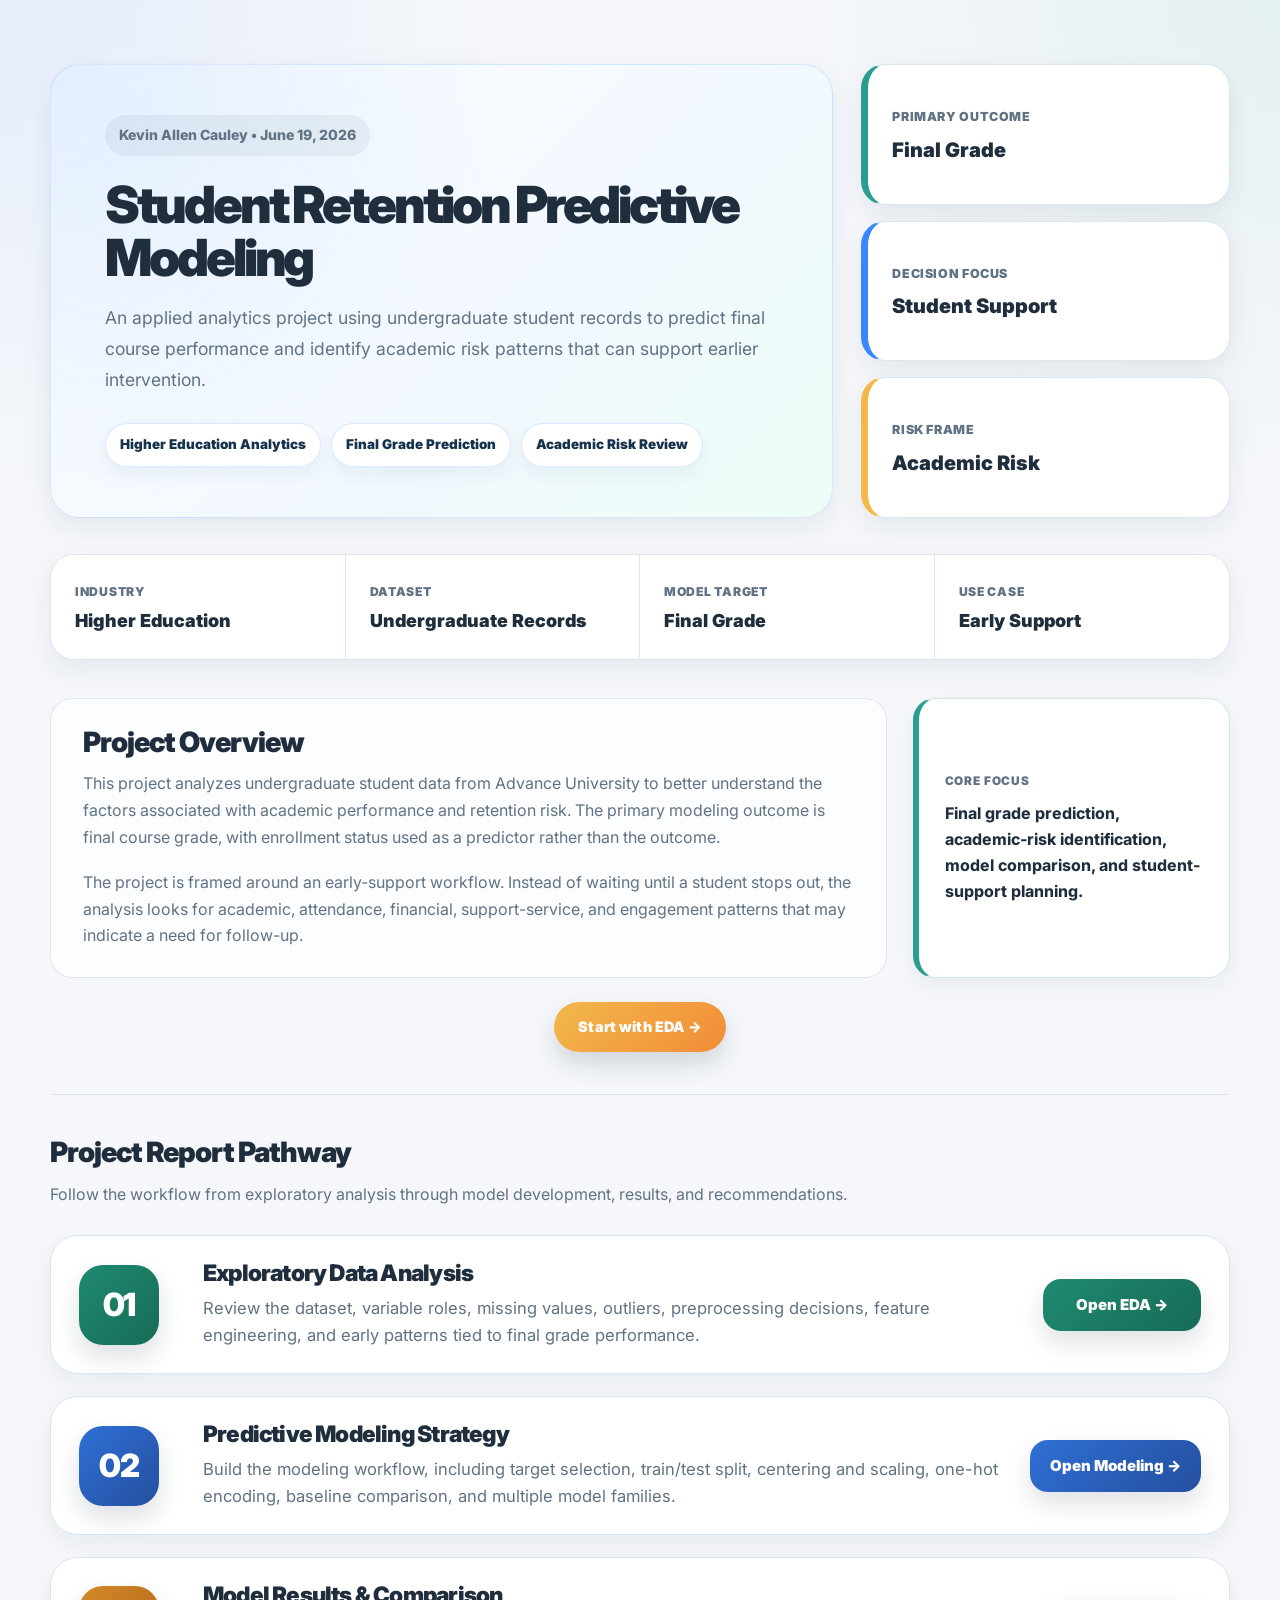
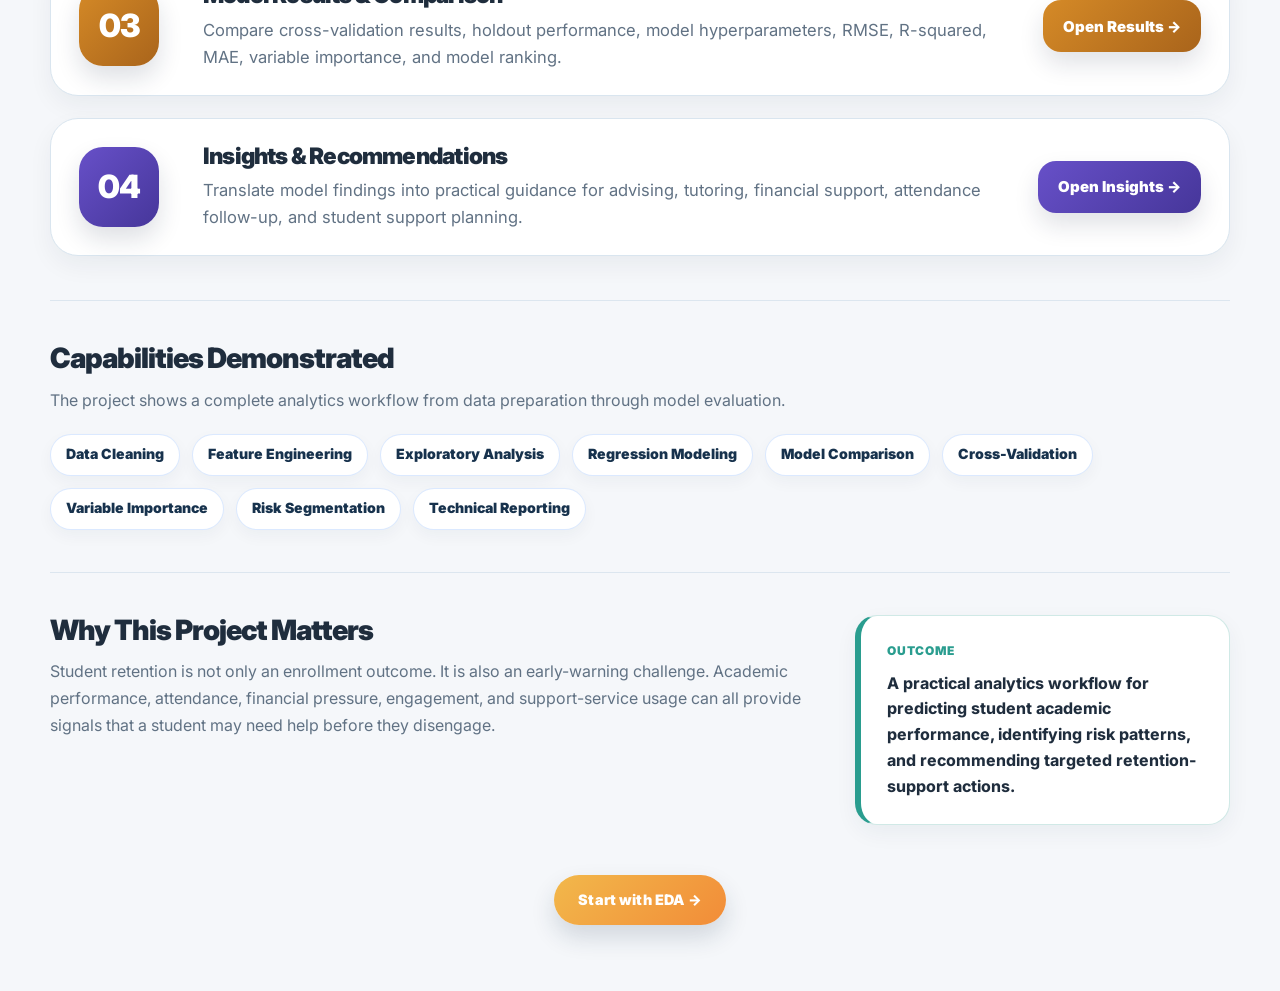
<file: docs/index.html>
<!DOCTYPE html>

<html>

<head>

<meta charset="utf-8" />
<meta name="generator" content="pandoc" />
<meta http-equiv="X-UA-Compatible" content="IE=EDGE" />

<meta name="viewport" content="width=device-width, initial-scale=1" />



<title>Student Retention Predictive Modeling | Kevin Cauley</title>

<script src="index_files/header-attrs-2.31/header-attrs.js"></script>
<meta name="viewport" content="width=device-width, initial-scale=1.0">

<style type="text/css">
  code{white-space: pre-wrap;}
  span.smallcaps{font-variant: small-caps;}
  span.underline{text-decoration: underline;}
  div.column{display: inline-block; vertical-align: top; width: 50%;}
  div.hanging-indent{margin-left: 1.5em; text-indent: -1.5em;}
  ul.task-list{list-style: none;}
    </style>







<link rel="stylesheet" href="assets/styles.css" type="text/css" />




</head>

<body>




<h1 class="title toc-ignore">Student Retention Predictive Modeling |
Kevin Cauley</h1>



<div class="main-container">
  <div class="index-container">

    <section class="student-hero">

      <div class="student-hero-content">

        <p class="hero-meta">
          Kevin Allen Cauley • June 19, 2026
        </p>

        <h1 class="student-hero-title">Student Retention Predictive Modeling</h1>

        <p class="student-hero-subtitle">
          An applied analytics project using undergraduate student records to predict final course performance and identify academic risk patterns that can support earlier intervention.
        </p>

        <div class="hero-chip-row">
          <span class="hero-chip">Higher Education Analytics</span>
          <span class="hero-chip">Final Grade Prediction</span>
          <span class="hero-chip">Academic Risk Review</span>
        </div>

      </div>

      <aside class="student-hero-panel">

        <div class="hero-stat-card">
          <span class="hero-stat-label">Primary Outcome</span>
          <span class="hero-stat-value">Final Grade</span>
        </div>

        <div class="hero-stat-card">
          <span class="hero-stat-label">Decision Focus</span>
          <span class="hero-stat-value">Student Support</span>
        </div>

        <div class="hero-stat-card">
          <span class="hero-stat-label">Risk Frame</span>
          <span class="hero-stat-value">Academic Risk</span>
        </div>

      </aside>

    </section>

    <section class="index-snapshot">

      <div class="snapshot-item">
        <span class="snapshot-label">Industry</span>
        <span class="snapshot-value">Higher Education</span>
      </div>

      <div class="snapshot-item">
        <span class="snapshot-label">Dataset</span>
        <span class="snapshot-value">Undergraduate Records</span>
      </div>

      <div class="snapshot-item">
        <span class="snapshot-label">Model Target</span>
        <span class="snapshot-value">Final Grade</span>
      </div>

      <div class="snapshot-item">
        <span class="snapshot-label">Use Case</span>
        <span class="snapshot-value">Early Support</span>
      </div>

    </section>

    <section class="index-overview">

      <div class="overview-main">
        <h2>Project Overview</h2>

        <p>
          This project analyzes undergraduate student data from Advance University to better understand the factors associated with academic performance and retention risk. The primary modeling outcome is final course grade, with enrollment status used as a predictor rather than the outcome.
        </p>

        <p>
          The project is framed around an early-support workflow. Instead of waiting until a student stops out, the analysis looks for academic, attendance, financial, support-service, and engagement patterns that may indicate a need for follow-up.
        </p>
      </div>

      <div class="overview-side">
        <span class="overview-side-label">Core Focus</span>
        <p>
          Final grade prediction, academic-risk identification, model comparison, and student-support planning.
        </p>
      </div>

    </section>

    <div class="project-nav top-project-nav">
      <a class="nav-next" href="student_retention_eda.html">Start with EDA →</a>
    </div>

    <hr class="section-divider">

    <section class="pathway-section">

      <div class="section-header-row">
        <div>
          <h2>Project Report Pathway</h2>
          <p>
            Follow the workflow from exploratory analysis through model development, results, and recommendations.
          </p>
        </div>
      </div>

      <div class="report-pathway">

        <a href="student_retention_eda.html" class="pathway-row">
          <div class="pathway-number">01</div>
          <div class="pathway-content">
            <h4>Exploratory Data Analysis</h4>
            <p>
              Review the dataset, variable roles, missing values, outliers, preprocessing decisions, feature engineering, and early patterns tied to final grade performance.
            </p>
          </div>
          <div class="pathway-action">Open EDA →</div>
        </a>

        <a href="student_retention_modeling.html" class="pathway-row">
          <div class="pathway-number">02</div>
          <div class="pathway-content">
            <h4>Predictive Modeling Strategy</h4>
            <p>
              Build the modeling workflow, including target selection, train/test split, centering and scaling, one-hot encoding, baseline comparison, and multiple model families.
            </p>
          </div>
          <div class="pathway-action">Open Modeling →</div>
        </a>

        <a href="student_retention_results.html" class="pathway-row">
          <div class="pathway-number">03</div>
          <div class="pathway-content">
            <h4>Model Results & Comparison</h4>
            <p>
              Compare cross-validation results, holdout performance, model hyperparameters, RMSE, R-squared, MAE, variable importance, and model ranking.
            </p>
          </div>
          <div class="pathway-action">Open Results →</div>
        </a>

        <a href="student_retention_insights.html" class="pathway-row">
          <div class="pathway-number">04</div>
          <div class="pathway-content">
            <h4>Insights & Recommendations</h4>
            <p>
              Translate model findings into practical guidance for advising, tutoring, financial support, attendance follow-up, and student support planning.
            </p>
          </div>
          <div class="pathway-action">Open Insights →</div>
        </a>

      </div>

    </section>

    <hr class="section-divider">

    <section class="capabilities-section">

      <div class="section-header-row">
        <div>
          <h2>Capabilities Demonstrated</h2>
          <p>
            The project shows a complete analytics workflow from data preparation through model evaluation.
          </p>
        </div>
      </div>

      <div class="capability-pill-grid">

        <div class="capability-pill">Data Cleaning</div>
        <div class="capability-pill">Feature Engineering</div>
        <div class="capability-pill">Exploratory Analysis</div>
        <div class="capability-pill">Regression Modeling</div>
        <div class="capability-pill">Model Comparison</div>
        <div class="capability-pill">Cross-Validation</div>
        <div class="capability-pill">Variable Importance</div>
        <div class="capability-pill">Risk Segmentation</div>
        <div class="capability-pill">Technical Reporting</div>

      </div>

    </section>

    <hr class="section-divider">

    <section class="index-closing">

      <div class="closing-main">
        <h2>Why This Project Matters</h2>

        <p>
          Student retention is not only an enrollment outcome. It is also an early-warning challenge. Academic performance, attendance, financial pressure, engagement, and support-service usage can all provide signals that a student may need help before they disengage.
        </p>
      </div>

      <div class="closing-outcome">
        <span>Outcome</span>
        <p>
          A practical analytics workflow for predicting student academic performance, identifying risk patterns, and recommending targeted retention-support actions.
        </p>
      </div>

    </section>

    <div class="project-nav bottom-project-nav">
      <a class="nav-next" href="student_retention_eda.html">Start with EDA →</a>
    </div>

  </div>
</div>



<!-- code folding -->


<!-- dynamically load mathjax for compatibility with self-contained -->
<script>
  (function () {
    var script = document.createElement("script");
    script.type = "text/javascript";
    script.src  = "https://mathjax.rstudio.com/latest/MathJax.js?config=TeX-AMS-MML_HTMLorMML";
    document.getElementsByTagName("head")[0].appendChild(script);
  })();
</script>

</body>
</html>
</file>
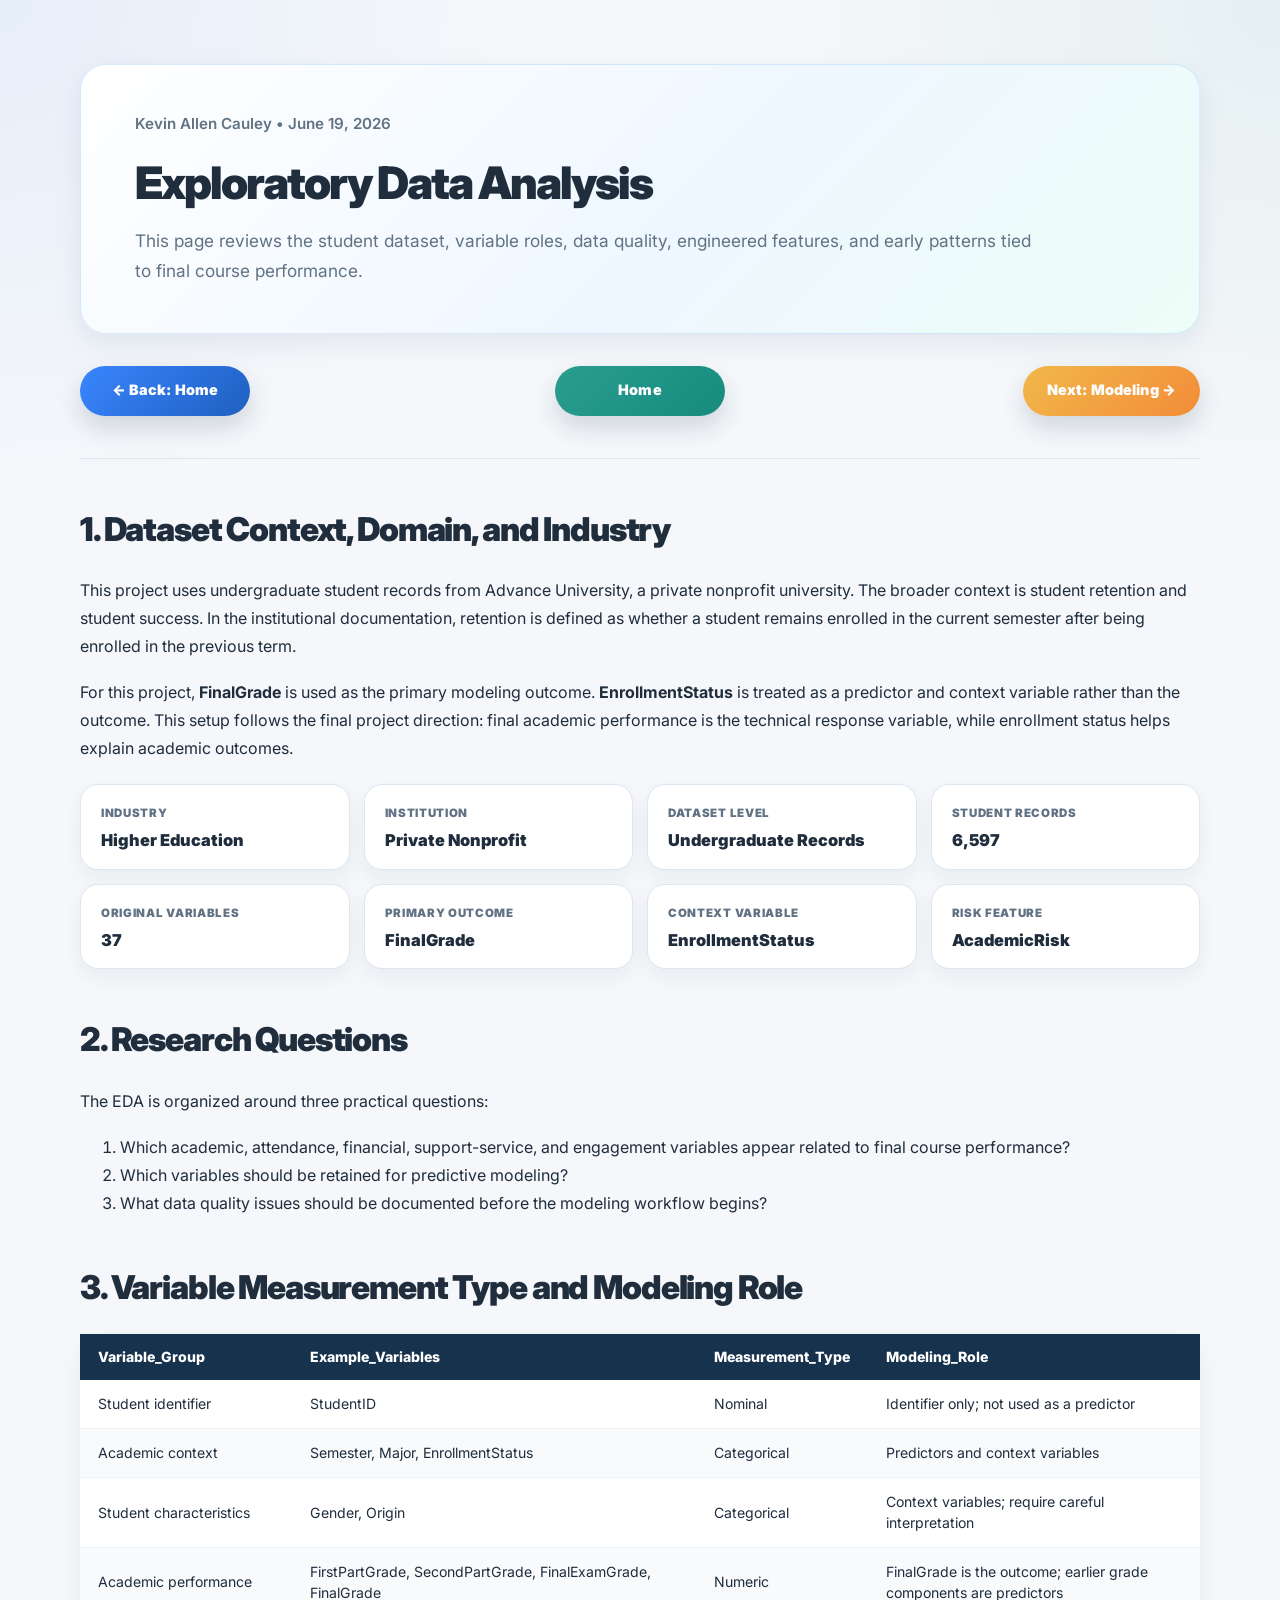
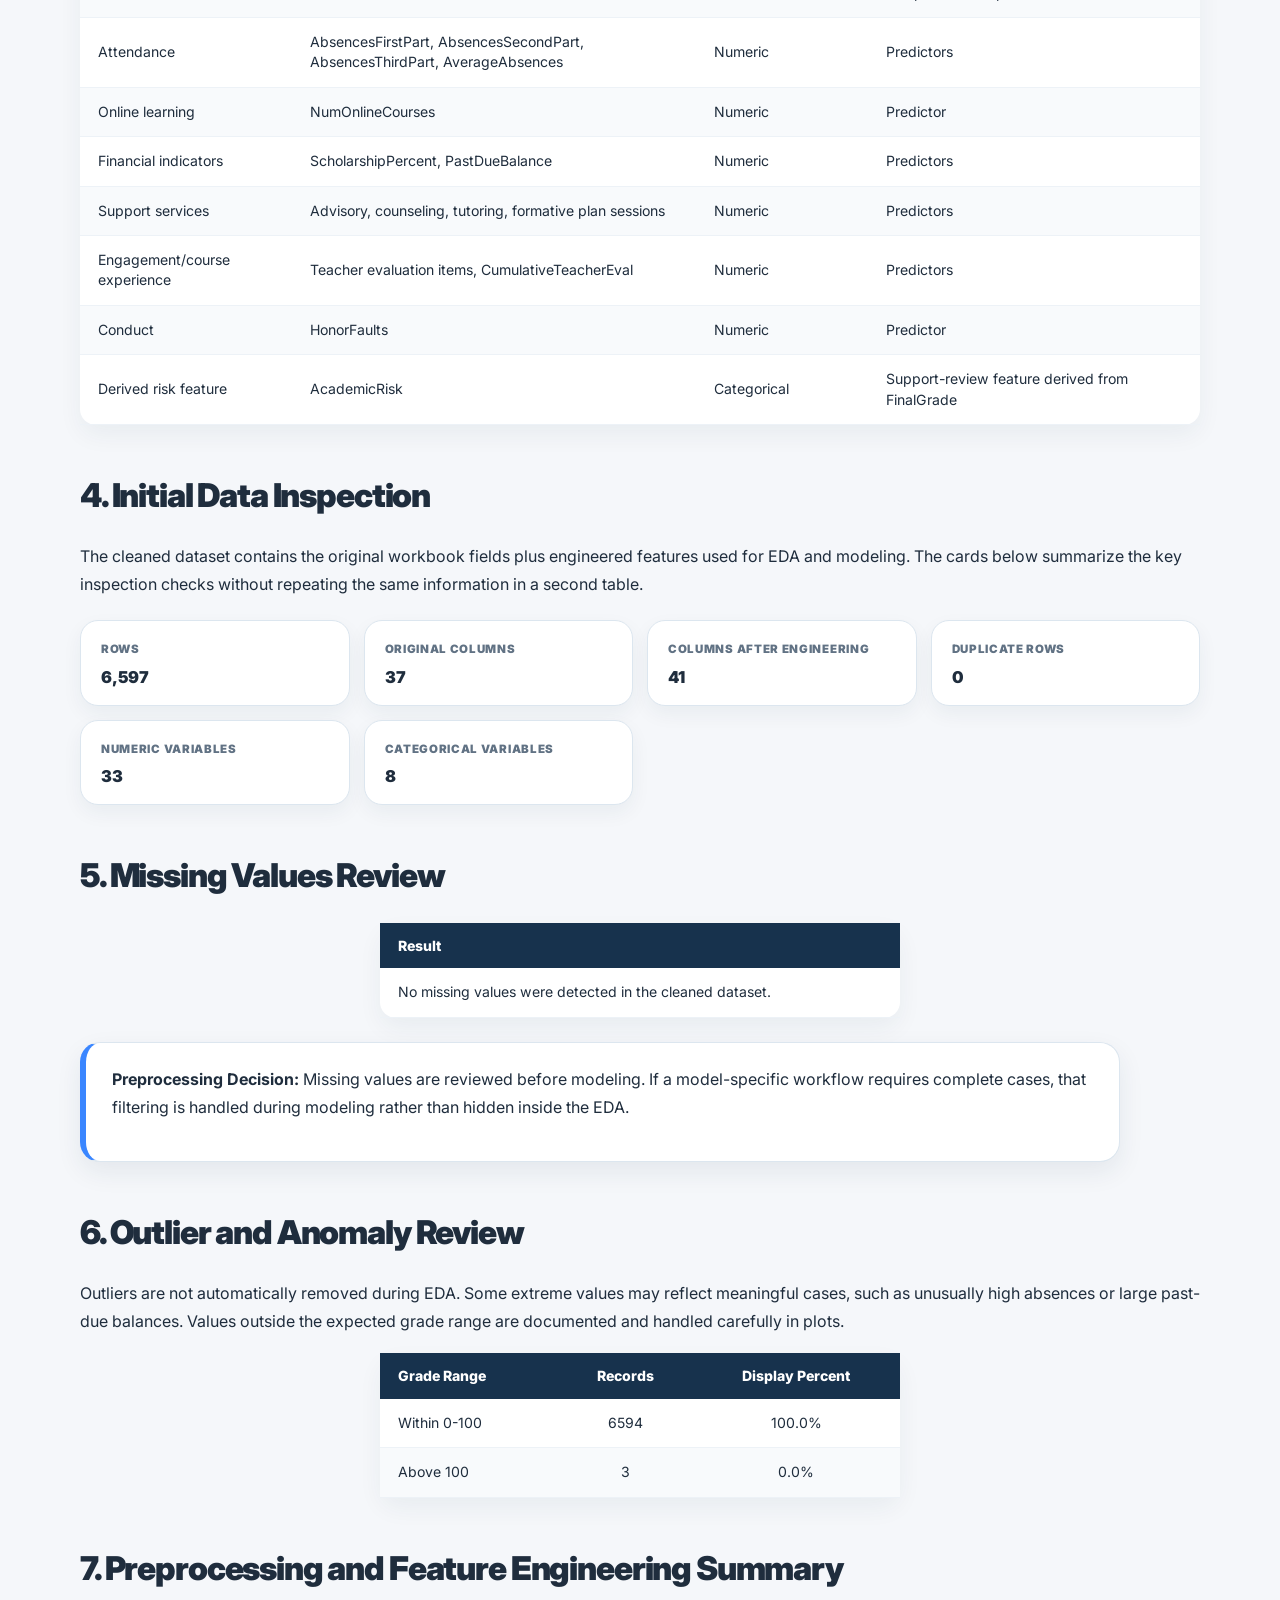
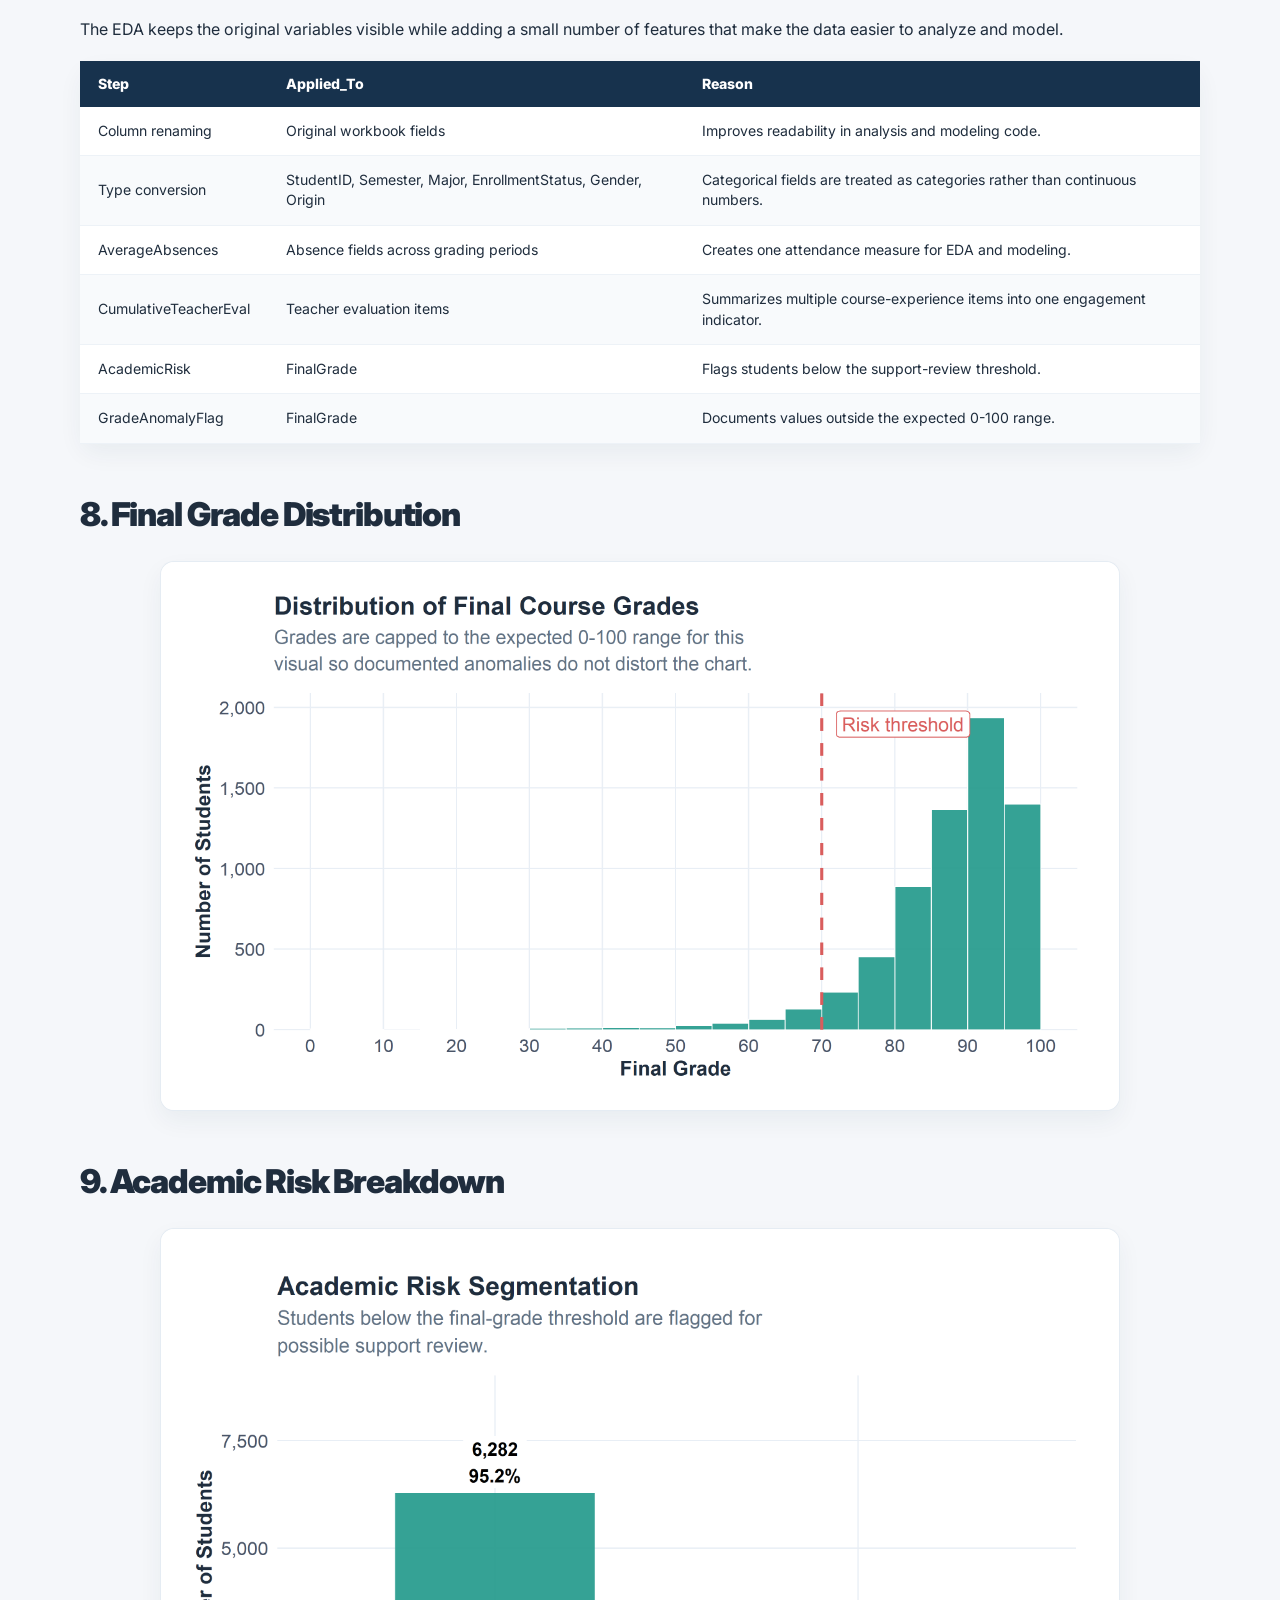
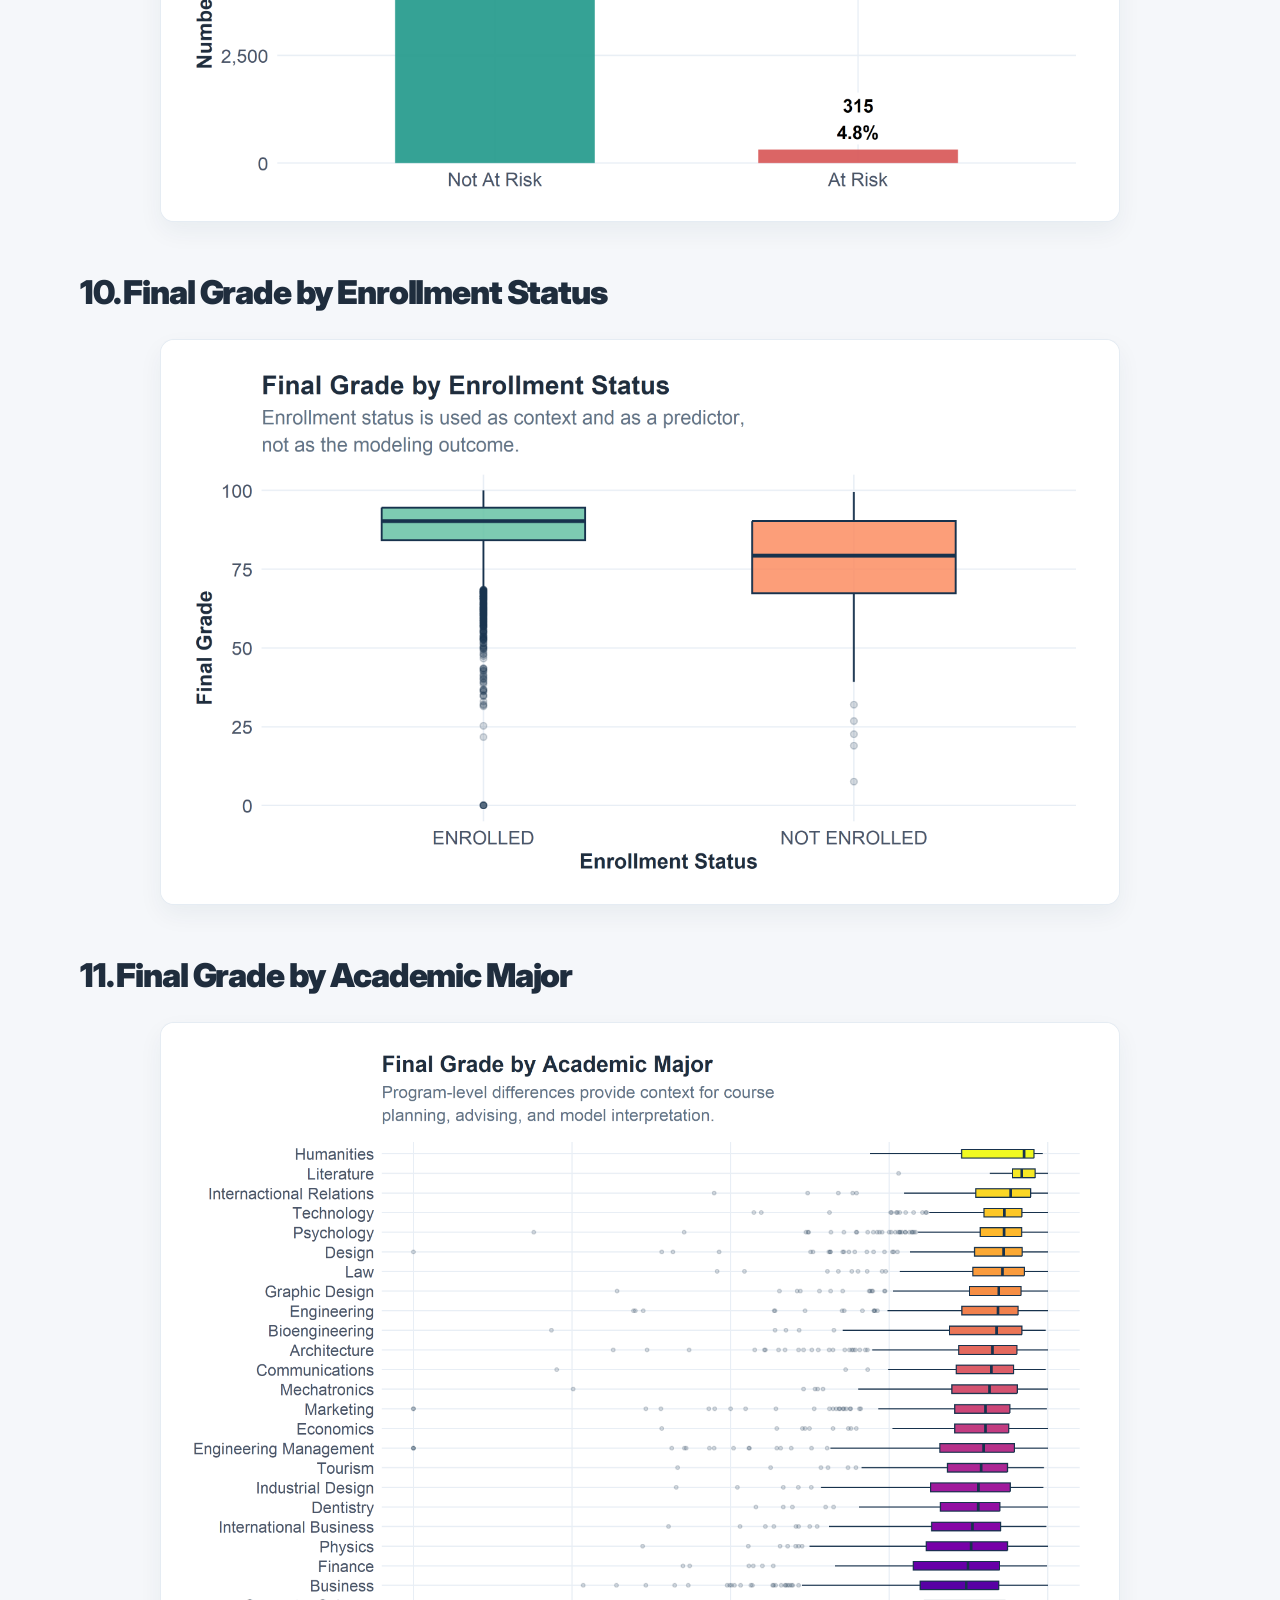
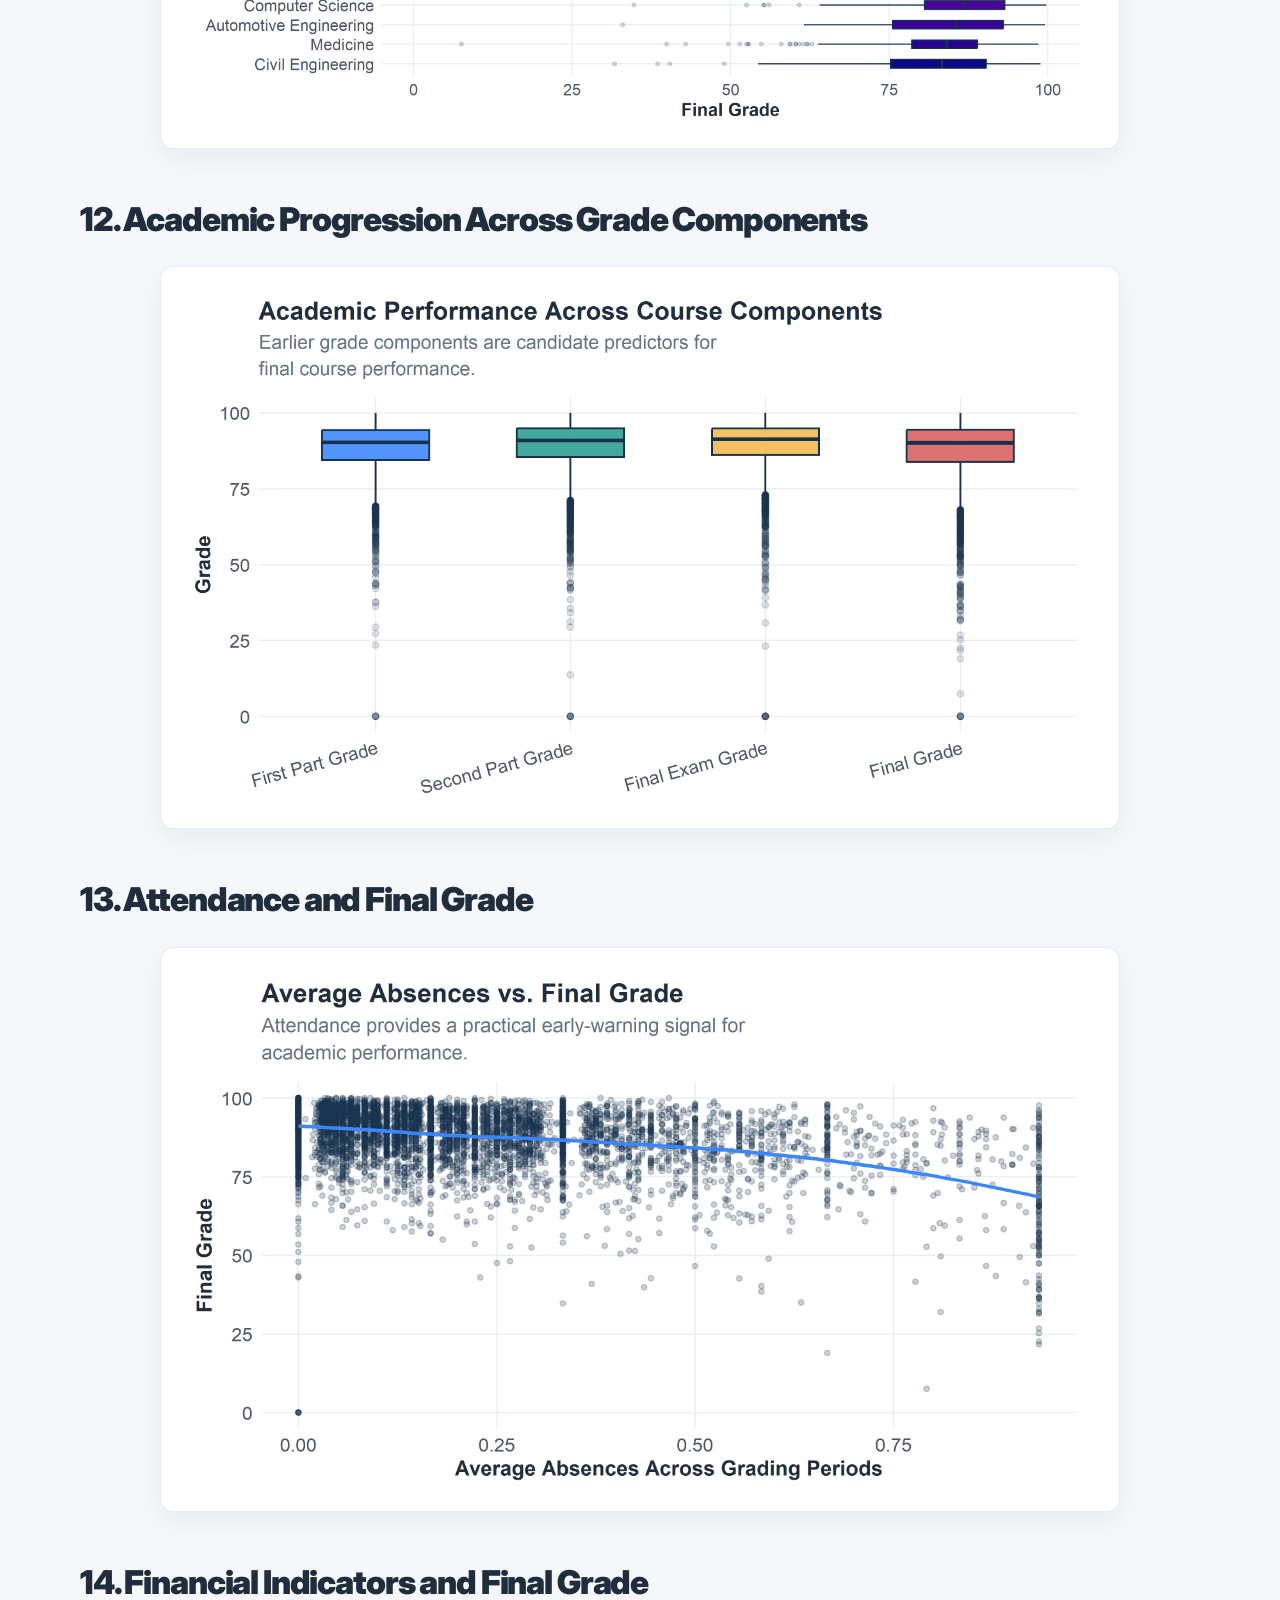
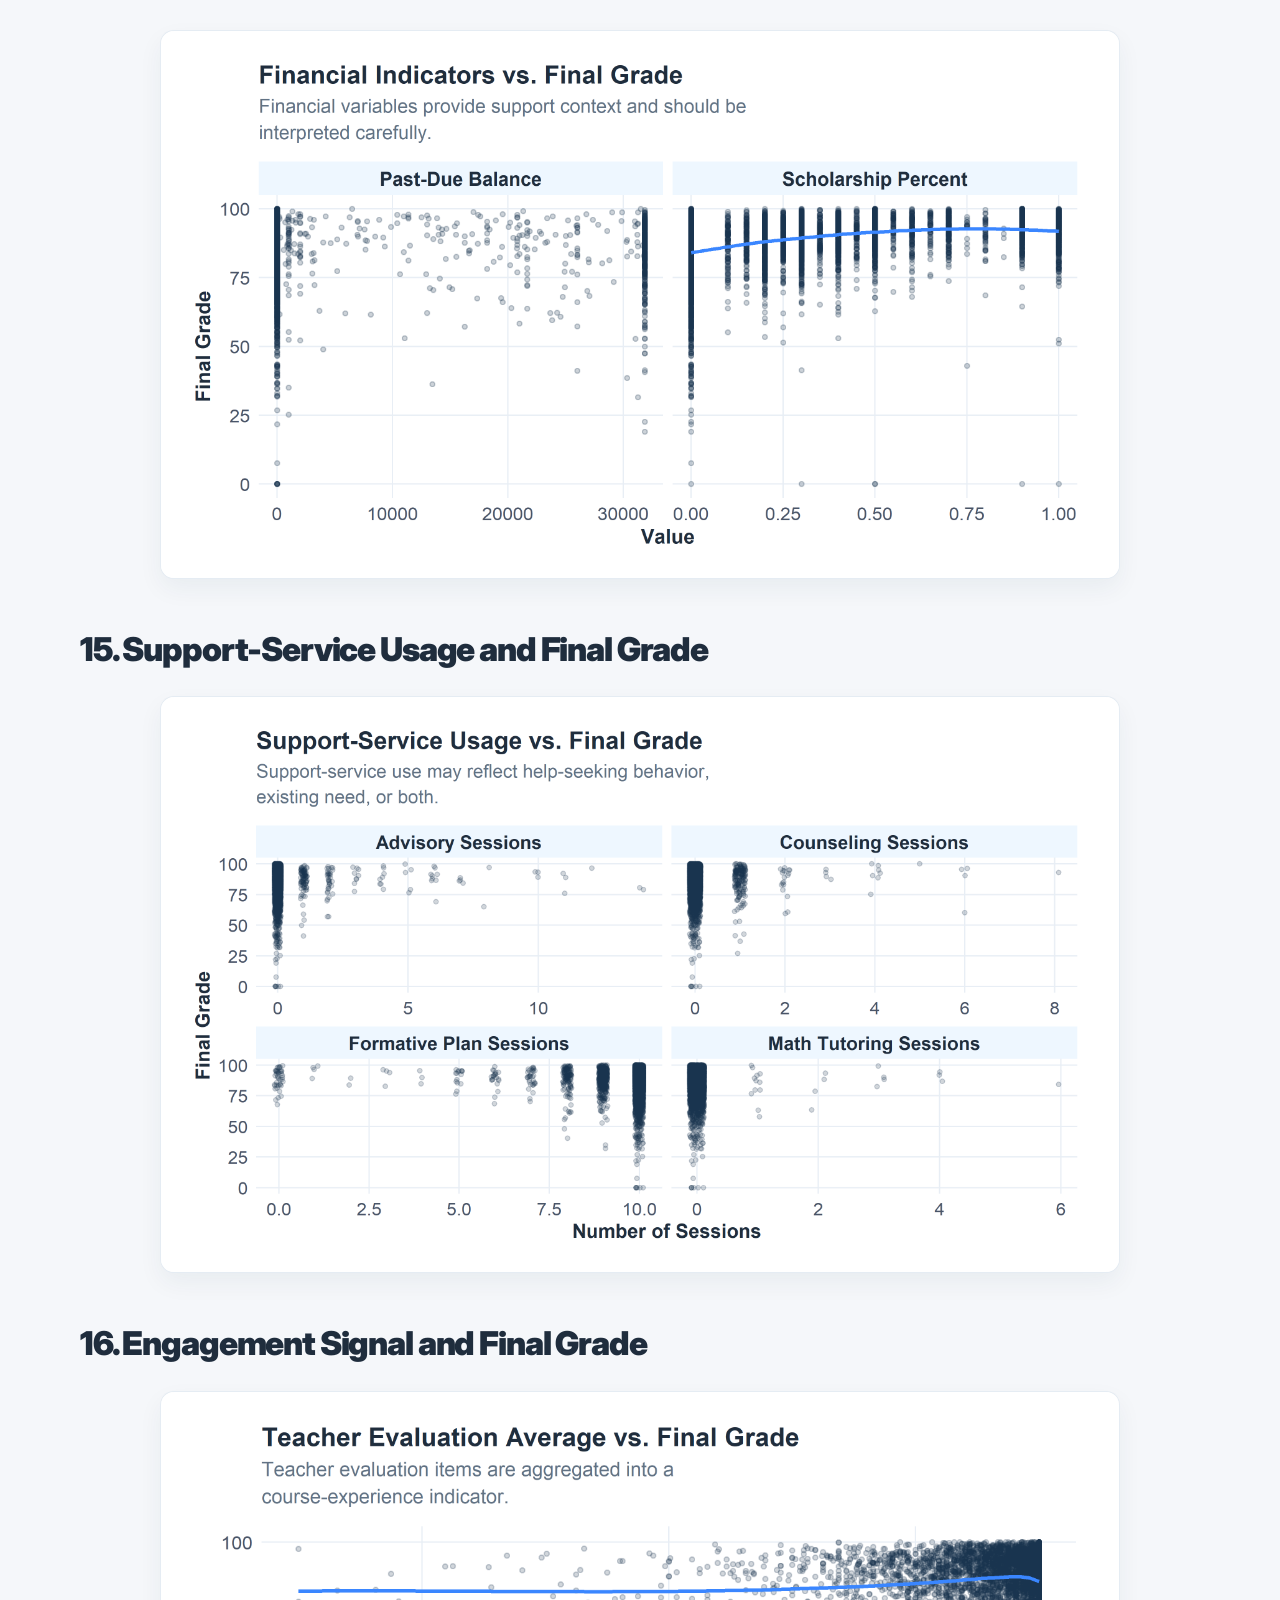
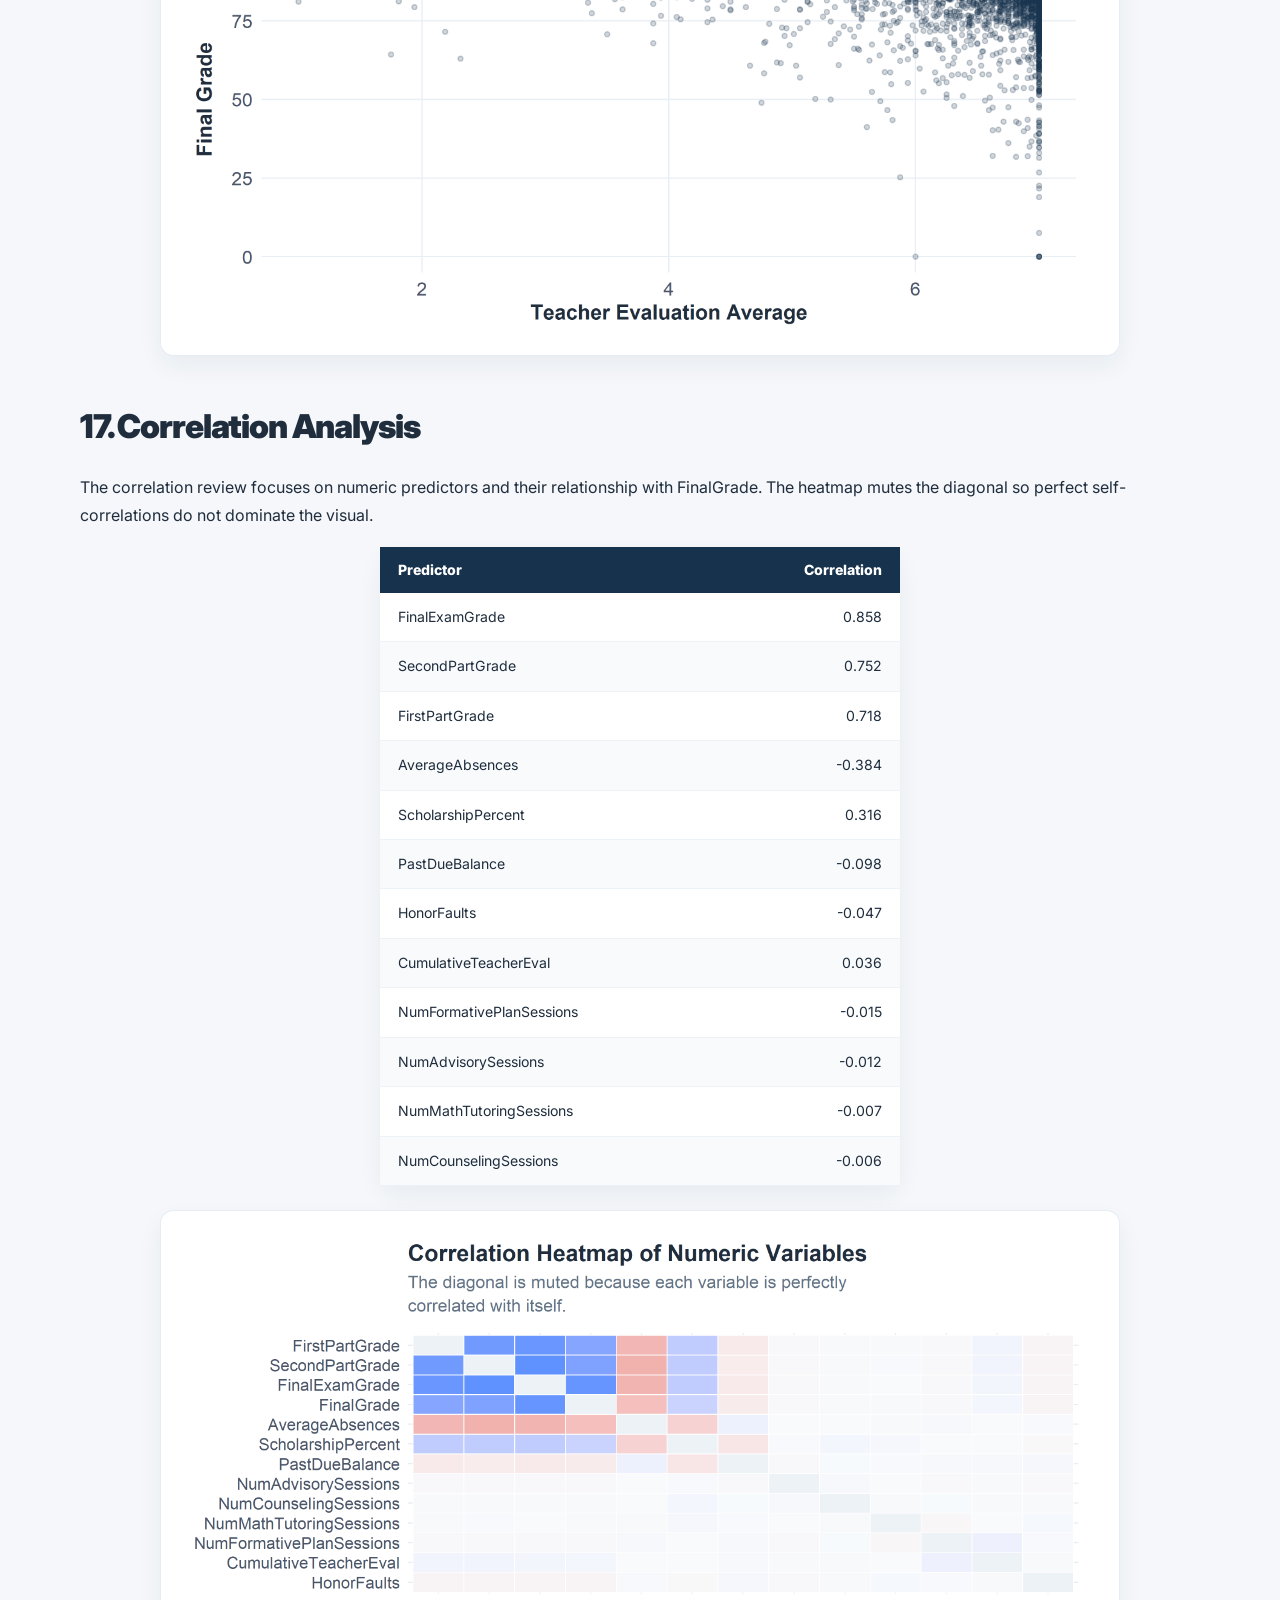
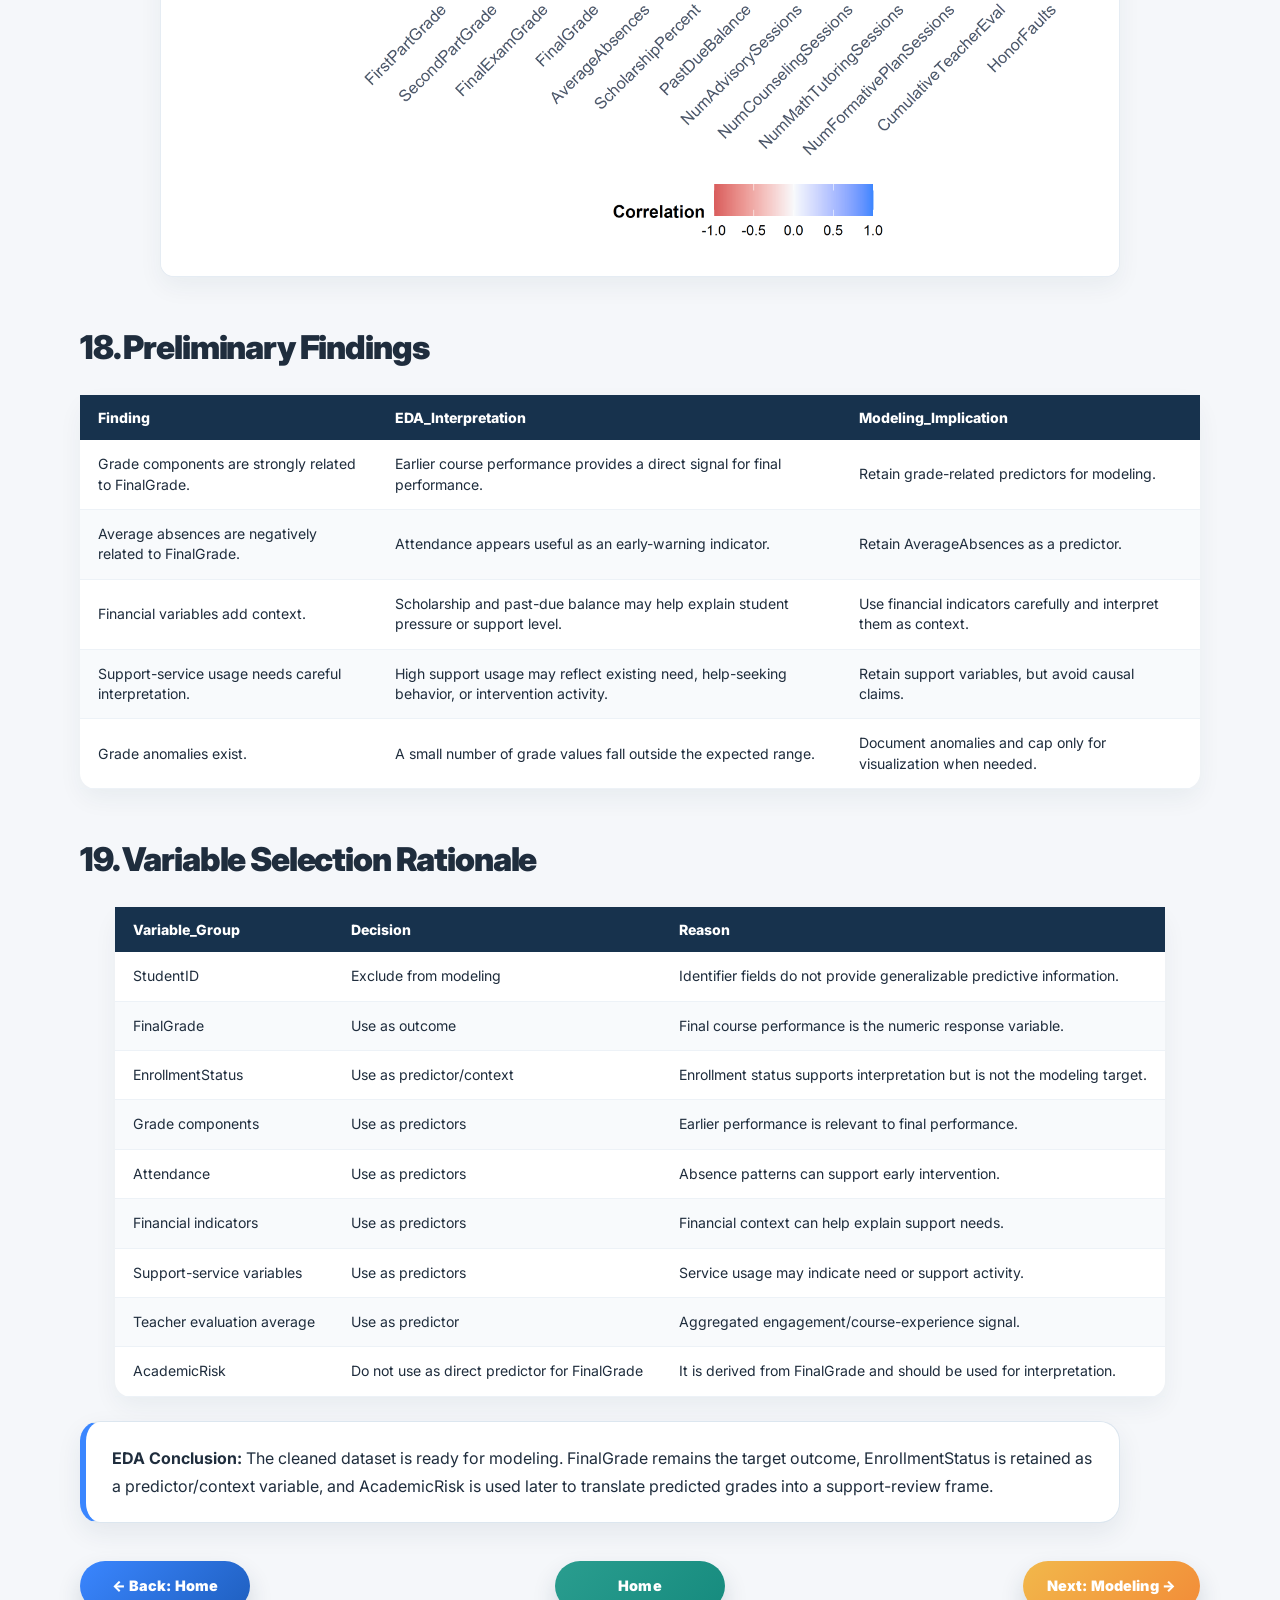
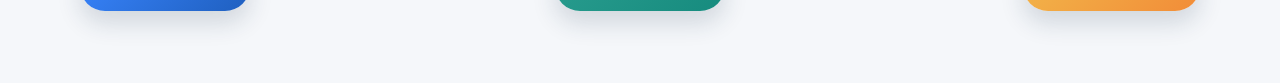
<file: docs/student_retention_eda.html>
<!DOCTYPE html>

<html>

<head>

<meta charset="utf-8" />
<meta name="generator" content="pandoc" />
<meta http-equiv="X-UA-Compatible" content="IE=EDGE" />

<meta name="viewport" content="width=device-width, initial-scale=1" />



<title>Student Retention EDA | Kevin Cauley</title>

<script src="student_retention_eda_files/header-attrs-2.31/header-attrs.js"></script>
<script src="student_retention_eda_files/kePrint-0.0.1/kePrint.js"></script>
<link href="student_retention_eda_files/lightable-0.0.1/lightable.css" rel="stylesheet" />
<meta name="viewport" content="width=device-width, initial-scale=1.0">

<style type="text/css">
  code{white-space: pre-wrap;}
  span.smallcaps{font-variant: small-caps;}
  span.underline{text-decoration: underline;}
  div.column{display: inline-block; vertical-align: top; width: 50%;}
  div.hanging-indent{margin-left: 1.5em; text-indent: -1.5em;}
  ul.task-list{list-style: none;}
    </style>







<link rel="stylesheet" href="assets/styles.css" type="text/css" />




</head>

<body>




<h1 class="title toc-ignore">Student Retention EDA | Kevin Cauley</h1>



<div class="main-container">
  <div class="report-container">

  <div class="hero-section">

    <p class="hero-meta">
      Kevin Allen Cauley • June 19, 2026
    </p>
    
    <h1 class="hero-title">Exploratory Data Analysis</h1>

    <p class="hero-subtitle">
      This page reviews the student dataset, variable roles, data quality, engineered features, and early patterns tied to final course performance.
    </p>

  </div>
  
  <div class="page-nav">
    <a href="index.html" class="nav-pill nav-back">← Back: Home</a>
    <a href="index.html" class="nav-pill nav-home">Home</a>
    <a href="student_retention_modeling.html" class="nav-pill nav-next">Next: Modeling →</a>
  </div>

  <hr class="section-divider">
<div id="dataset-context-domain-and-industry" class="section level2">
<h2>1. Dataset Context, Domain, and Industry</h2>
<p>This project uses undergraduate student records from Advance
University, a private nonprofit university. The broader context is
student retention and student success. In the institutional
documentation, retention is defined as whether a student remains
enrolled in the current semester after being enrolled in the previous
term.</p>
<p>For this project, <strong>FinalGrade</strong> is used as the primary
modeling outcome. <strong>EnrollmentStatus</strong> is treated as a
predictor and context variable rather than the outcome. This setup
follows the final project direction: final academic performance is the
technical response variable, while enrollment status helps explain
academic outcomes.</p>
<div class="metric-strip eda-metric-strip">

  <div class="metric-tile">
    <span class="metric-tile-label">Industry</span>
    <span class="metric-tile-value">Higher Education</span>
  </div>

  <div class="metric-tile">
    <span class="metric-tile-label">Institution</span>
    <span class="metric-tile-value">Private Nonprofit</span>
  </div>

  <div class="metric-tile">
    <span class="metric-tile-label">Dataset Level</span>
    <span class="metric-tile-value">Undergraduate Records</span>
  </div>

  <div class="metric-tile">
    <span class="metric-tile-label">Student Records</span>
    <span class="metric-tile-value">6,597</span>
  </div>

  <div class="metric-tile">
    <span class="metric-tile-label">Original Variables</span>
    <span class="metric-tile-value">37</span>
  </div>

  <div class="metric-tile">
    <span class="metric-tile-label">Primary Outcome</span>
    <span class="metric-tile-value">FinalGrade</span>
  </div>

  <div class="metric-tile">
    <span class="metric-tile-label">Context Variable</span>
    <span class="metric-tile-value">EnrollmentStatus</span>
  </div>

  <div class="metric-tile">
    <span class="metric-tile-label">Risk Feature</span>
    <span class="metric-tile-value">AcademicRisk</span>
  </div>

</div>
</div>
<div id="research-questions" class="section level2">
<h2>2. Research Questions</h2>
<p>The EDA is organized around three practical questions:</p>
<ol style="list-style-type: decimal">
<li>Which academic, attendance, financial, support-service, and
engagement variables appear related to final course performance?</li>
<li>Which variables should be retained for predictive modeling?</li>
<li>What data quality issues should be documented before the modeling
workflow begins?</li>
</ol>
</div>
<div id="variable-measurement-type-and-modeling-role"
class="section level2">
<h2>3. Variable Measurement Type and Modeling Role</h2>
<table class="table table-striped table-hover table-condensed table-responsive" style="color: black; margin-left: auto; margin-right: auto;">
<thead>
<tr>
<th style="text-align:left;">
Variable_Group
</th>
<th style="text-align:left;">
Example_Variables
</th>
<th style="text-align:left;">
Measurement_Type
</th>
<th style="text-align:left;">
Modeling_Role
</th>
</tr>
</thead>
<tbody>
<tr>
<td style="text-align:left;">
Student identifier
</td>
<td style="text-align:left;">
StudentID
</td>
<td style="text-align:left;">
Nominal
</td>
<td style="text-align:left;">
Identifier only; not used as a predictor
</td>
</tr>
<tr>
<td style="text-align:left;">
Academic context
</td>
<td style="text-align:left;">
Semester, Major, EnrollmentStatus
</td>
<td style="text-align:left;">
Categorical
</td>
<td style="text-align:left;">
Predictors and context variables
</td>
</tr>
<tr>
<td style="text-align:left;">
Student characteristics
</td>
<td style="text-align:left;">
Gender, Origin
</td>
<td style="text-align:left;">
Categorical
</td>
<td style="text-align:left;">
Context variables; require careful interpretation
</td>
</tr>
<tr>
<td style="text-align:left;">
Academic performance
</td>
<td style="text-align:left;">
FirstPartGrade, SecondPartGrade, FinalExamGrade, FinalGrade
</td>
<td style="text-align:left;">
Numeric
</td>
<td style="text-align:left;">
FinalGrade is the outcome; earlier grade components are predictors
</td>
</tr>
<tr>
<td style="text-align:left;">
Attendance
</td>
<td style="text-align:left;">
AbsencesFirstPart, AbsencesSecondPart, AbsencesThirdPart,
AverageAbsences
</td>
<td style="text-align:left;">
Numeric
</td>
<td style="text-align:left;">
Predictors
</td>
</tr>
<tr>
<td style="text-align:left;">
Online learning
</td>
<td style="text-align:left;">
NumOnlineCourses
</td>
<td style="text-align:left;">
Numeric
</td>
<td style="text-align:left;">
Predictor
</td>
</tr>
<tr>
<td style="text-align:left;">
Financial indicators
</td>
<td style="text-align:left;">
ScholarshipPercent, PastDueBalance
</td>
<td style="text-align:left;">
Numeric
</td>
<td style="text-align:left;">
Predictors
</td>
</tr>
<tr>
<td style="text-align:left;">
Support services
</td>
<td style="text-align:left;">
Advisory, counseling, tutoring, formative plan sessions
</td>
<td style="text-align:left;">
Numeric
</td>
<td style="text-align:left;">
Predictors
</td>
</tr>
<tr>
<td style="text-align:left;">
Engagement/course experience
</td>
<td style="text-align:left;">
Teacher evaluation items, CumulativeTeacherEval
</td>
<td style="text-align:left;">
Numeric
</td>
<td style="text-align:left;">
Predictors
</td>
</tr>
<tr>
<td style="text-align:left;">
Conduct
</td>
<td style="text-align:left;">
HonorFaults
</td>
<td style="text-align:left;">
Numeric
</td>
<td style="text-align:left;">
Predictor
</td>
</tr>
<tr>
<td style="text-align:left;">
Derived risk feature
</td>
<td style="text-align:left;">
AcademicRisk
</td>
<td style="text-align:left;">
Categorical
</td>
<td style="text-align:left;">
Support-review feature derived from FinalGrade
</td>
</tr>
</tbody>
</table>
</div>
<div id="initial-data-inspection" class="section level2">
<h2>4. Initial Data Inspection</h2>
<p>The cleaned dataset contains the original workbook fields plus
engineered features used for EDA and modeling. The cards below summarize
the key inspection checks without repeating the same information in a
second table.</p>
<div class="metric-strip eda-metric-strip">

  <div class="metric-tile">
    <span class="metric-tile-label">Rows</span>
    <span class="metric-tile-value">6,597</span>
  </div>

  <div class="metric-tile">
    <span class="metric-tile-label">Original Columns</span>
    <span class="metric-tile-value">37</span>
  </div>

  <div class="metric-tile">
    <span class="metric-tile-label">Columns After Engineering</span>
    <span class="metric-tile-value">41</span>
  </div>

  <div class="metric-tile">
    <span class="metric-tile-label">Duplicate Rows</span>
    <span class="metric-tile-value">0</span>
  </div>

  <div class="metric-tile">
    <span class="metric-tile-label">Numeric Variables</span>
    <span class="metric-tile-value">33</span>
  </div>

  <div class="metric-tile">
    <span class="metric-tile-label">Categorical Variables</span>
    <span class="metric-tile-value">8</span>
  </div>

</div>
</div>
<div id="missing-values-review" class="section level2">
<h2>5. Missing Values Review</h2>
<table class="table table-striped table-hover table-condensed table-responsive" style="color: black; width: auto !important; margin-left: auto; margin-right: auto;">
<thead>
<tr>
<th style="text-align:left;">
Result
</th>
</tr>
</thead>
<tbody>
<tr>
<td style="text-align:left;">
No missing values were detected in the cleaned dataset.
</td>
</tr>
</tbody>
</table>
<div class="takeaway-box">
<p><b>Preprocessing Decision:</b> Missing values are reviewed before
modeling. If a model-specific workflow requires complete cases, that
filtering is handled during modeling rather than hidden inside the
EDA.</p>
</div>
</div>
<div id="outlier-and-anomaly-review" class="section level2">
<h2>6. Outlier and Anomaly Review</h2>
<p>Outliers are not automatically removed during EDA. Some extreme
values may reflect meaningful cases, such as unusually high absences or
large past-due balances. Values outside the expected grade range are
documented and handled carefully in plots.</p>
<table class="table table-striped table-hover table-condensed table-responsive" style="color: black; width: auto !important; margin-left: auto; margin-right: auto;">
<thead>
<tr>
<th style="text-align:left;">
Grade Range
</th>
<th style="text-align:center;">
Records
</th>
<th style="text-align:center;">
Display Percent
</th>
</tr>
</thead>
<tbody>
<tr>
<td style="text-align:left;">
Within 0-100
</td>
<td style="text-align:center;">
6594
</td>
<td style="text-align:center;">
100.0%
</td>
</tr>
<tr>
<td style="text-align:left;">
Above 100
</td>
<td style="text-align:center;">
3
</td>
<td style="text-align:center;">
0.0%
</td>
</tr>
</tbody>
</table>
</div>
<div id="preprocessing-and-feature-engineering-summary"
class="section level2">
<h2>7. Preprocessing and Feature Engineering Summary</h2>
<p>The EDA keeps the original variables visible while adding a small
number of features that make the data easier to analyze and model.</p>
<table class="table table-striped table-hover table-condensed table-responsive" style="color: black; margin-left: auto; margin-right: auto;">
<thead>
<tr>
<th style="text-align:left;">
Step
</th>
<th style="text-align:left;">
Applied_To
</th>
<th style="text-align:left;">
Reason
</th>
</tr>
</thead>
<tbody>
<tr>
<td style="text-align:left;">
Column renaming
</td>
<td style="text-align:left;">
Original workbook fields
</td>
<td style="text-align:left;">
Improves readability in analysis and modeling code.
</td>
</tr>
<tr>
<td style="text-align:left;">
Type conversion
</td>
<td style="text-align:left;">
StudentID, Semester, Major, EnrollmentStatus, Gender, Origin
</td>
<td style="text-align:left;">
Categorical fields are treated as categories rather than continuous
numbers.
</td>
</tr>
<tr>
<td style="text-align:left;">
AverageAbsences
</td>
<td style="text-align:left;">
Absence fields across grading periods
</td>
<td style="text-align:left;">
Creates one attendance measure for EDA and modeling.
</td>
</tr>
<tr>
<td style="text-align:left;">
CumulativeTeacherEval
</td>
<td style="text-align:left;">
Teacher evaluation items
</td>
<td style="text-align:left;">
Summarizes multiple course-experience items into one engagement
indicator.
</td>
</tr>
<tr>
<td style="text-align:left;">
AcademicRisk
</td>
<td style="text-align:left;">
FinalGrade
</td>
<td style="text-align:left;">
Flags students below the support-review threshold.
</td>
</tr>
<tr>
<td style="text-align:left;">
GradeAnomalyFlag
</td>
<td style="text-align:left;">
FinalGrade
</td>
<td style="text-align:left;">
Documents values outside the expected 0-100 range.
</td>
</tr>
</tbody>
</table>
</div>
<div id="final-grade-distribution" class="section level2">
<h2>8. Final Grade Distribution</h2>
<p><img src="student_retention_eda_files/figure-html/08-final-grade-distribution-1.png" alt="" width="78%" style="display: block; margin: auto;" /></p>
</div>
<div id="academic-risk-breakdown" class="section level2">
<h2>9. Academic Risk Breakdown</h2>
<p><img src="student_retention_eda_files/figure-html/09-academic-risk-breakdown-1.png" alt="" width="74%" style="display: block; margin: auto;" /></p>
</div>
<div id="final-grade-by-enrollment-status" class="section level2">
<h2>10. Final Grade by Enrollment Status</h2>
<p><img src="student_retention_eda_files/figure-html/10-final-grade-by-enrollment-1.png" alt="" width="76%" style="display: block; margin: auto;" /></p>
</div>
<div id="final-grade-by-academic-major" class="section level2">
<h2>11. Final Grade by Academic Major</h2>
<p><img src="student_retention_eda_files/figure-html/11-final-grade-by-major-1.png" alt="" width="82%" style="display: block; margin: auto;" /></p>
</div>
<div id="academic-progression-across-grade-components"
class="section level2">
<h2>12. Academic Progression Across Grade Components</h2>
<p><img src="student_retention_eda_files/figure-html/12-grade-components-plot-1.png" alt="" width="78%" style="display: block; margin: auto;" /></p>
</div>
<div id="attendance-and-final-grade" class="section level2">
<h2>13. Attendance and Final Grade</h2>
<p><img src="student_retention_eda_files/figure-html/13-attendance-final-grade-plot-1.png" alt="" width="76%" style="display: block; margin: auto;" /></p>
</div>
<div id="financial-indicators-and-final-grade" class="section level2">
<h2>14. Financial Indicators and Final Grade</h2>
<p><img src="student_retention_eda_files/figure-html/14-financial-final-grade-plot-1.png" alt="" width="78%" style="display: block; margin: auto;" /></p>
</div>
<div id="support-service-usage-and-final-grade" class="section level2">
<h2>15. Support-Service Usage and Final Grade</h2>
<p><img src="student_retention_eda_files/figure-html/15-support-final-grade-plot-1.png" alt="" width="78%" style="display: block; margin: auto;" /></p>
</div>
<div id="engagement-signal-and-final-grade" class="section level2">
<h2>16. Engagement Signal and Final Grade</h2>
<p><img src="student_retention_eda_files/figure-html/16-engagement-final-grade-plot-1.png" alt="" width="76%" style="display: block; margin: auto;" /></p>
</div>
<div id="correlation-analysis" class="section level2">
<h2>17. Correlation Analysis</h2>
<p>The correlation review focuses on numeric predictors and their
relationship with FinalGrade. The heatmap mutes the diagonal so perfect
self-correlations do not dominate the visual.</p>
<table class="table table-striped table-hover table-condensed table-responsive" style="color: black; width: auto !important; margin-left: auto; margin-right: auto;">
<thead>
<tr>
<th style="text-align:left;">
Predictor
</th>
<th style="text-align:right;">
Correlation
</th>
</tr>
</thead>
<tbody>
<tr>
<td style="text-align:left;">
FinalExamGrade
</td>
<td style="text-align:right;">
0.858
</td>
</tr>
<tr>
<td style="text-align:left;">
SecondPartGrade
</td>
<td style="text-align:right;">
0.752
</td>
</tr>
<tr>
<td style="text-align:left;">
FirstPartGrade
</td>
<td style="text-align:right;">
0.718
</td>
</tr>
<tr>
<td style="text-align:left;">
AverageAbsences
</td>
<td style="text-align:right;">
-0.384
</td>
</tr>
<tr>
<td style="text-align:left;">
ScholarshipPercent
</td>
<td style="text-align:right;">
0.316
</td>
</tr>
<tr>
<td style="text-align:left;">
PastDueBalance
</td>
<td style="text-align:right;">
-0.098
</td>
</tr>
<tr>
<td style="text-align:left;">
HonorFaults
</td>
<td style="text-align:right;">
-0.047
</td>
</tr>
<tr>
<td style="text-align:left;">
CumulativeTeacherEval
</td>
<td style="text-align:right;">
0.036
</td>
</tr>
<tr>
<td style="text-align:left;">
NumFormativePlanSessions
</td>
<td style="text-align:right;">
-0.015
</td>
</tr>
<tr>
<td style="text-align:left;">
NumAdvisorySessions
</td>
<td style="text-align:right;">
-0.012
</td>
</tr>
<tr>
<td style="text-align:left;">
NumMathTutoringSessions
</td>
<td style="text-align:right;">
-0.007
</td>
</tr>
<tr>
<td style="text-align:left;">
NumCounselingSessions
</td>
<td style="text-align:right;">
-0.006
</td>
</tr>
</tbody>
</table>
<p><img src="student_retention_eda_files/figure-html/17-correlation-heatmap-1.png" alt="" width="82%" style="display: block; margin: auto;" /></p>
</div>
<div id="preliminary-findings" class="section level2">
<h2>18. Preliminary Findings</h2>
<table class="table table-striped table-hover table-condensed table-responsive" style="color: black; margin-left: auto; margin-right: auto;">
<thead>
<tr>
<th style="text-align:left;">
Finding
</th>
<th style="text-align:left;">
EDA_Interpretation
</th>
<th style="text-align:left;">
Modeling_Implication
</th>
</tr>
</thead>
<tbody>
<tr>
<td style="text-align:left;">
Grade components are strongly related to FinalGrade.
</td>
<td style="text-align:left;">
Earlier course performance provides a direct signal for final
performance.
</td>
<td style="text-align:left;">
Retain grade-related predictors for modeling.
</td>
</tr>
<tr>
<td style="text-align:left;">
Average absences are negatively related to FinalGrade.
</td>
<td style="text-align:left;">
Attendance appears useful as an early-warning indicator.
</td>
<td style="text-align:left;">
Retain AverageAbsences as a predictor.
</td>
</tr>
<tr>
<td style="text-align:left;">
Financial variables add context.
</td>
<td style="text-align:left;">
Scholarship and past-due balance may help explain student pressure or
support level.
</td>
<td style="text-align:left;">
Use financial indicators carefully and interpret them as context.
</td>
</tr>
<tr>
<td style="text-align:left;">
Support-service usage needs careful interpretation.
</td>
<td style="text-align:left;">
High support usage may reflect existing need, help-seeking behavior, or
intervention activity.
</td>
<td style="text-align:left;">
Retain support variables, but avoid causal claims.
</td>
</tr>
<tr>
<td style="text-align:left;">
Grade anomalies exist.
</td>
<td style="text-align:left;">
A small number of grade values fall outside the expected range.
</td>
<td style="text-align:left;">
Document anomalies and cap only for visualization when needed.
</td>
</tr>
</tbody>
</table>
</div>
<div id="variable-selection-rationale" class="section level2">
<h2>19. Variable Selection Rationale</h2>
<table class="table table-striped table-hover table-condensed table-responsive" style="color: black; margin-left: auto; margin-right: auto;">
<thead>
<tr>
<th style="text-align:left;">
Variable_Group
</th>
<th style="text-align:left;">
Decision
</th>
<th style="text-align:left;">
Reason
</th>
</tr>
</thead>
<tbody>
<tr>
<td style="text-align:left;">
StudentID
</td>
<td style="text-align:left;">
Exclude from modeling
</td>
<td style="text-align:left;">
Identifier fields do not provide generalizable predictive information.
</td>
</tr>
<tr>
<td style="text-align:left;">
FinalGrade
</td>
<td style="text-align:left;">
Use as outcome
</td>
<td style="text-align:left;">
Final course performance is the numeric response variable.
</td>
</tr>
<tr>
<td style="text-align:left;">
EnrollmentStatus
</td>
<td style="text-align:left;">
Use as predictor/context
</td>
<td style="text-align:left;">
Enrollment status supports interpretation but is not the modeling
target.
</td>
</tr>
<tr>
<td style="text-align:left;">
Grade components
</td>
<td style="text-align:left;">
Use as predictors
</td>
<td style="text-align:left;">
Earlier performance is relevant to final performance.
</td>
</tr>
<tr>
<td style="text-align:left;">
Attendance
</td>
<td style="text-align:left;">
Use as predictors
</td>
<td style="text-align:left;">
Absence patterns can support early intervention.
</td>
</tr>
<tr>
<td style="text-align:left;">
Financial indicators
</td>
<td style="text-align:left;">
Use as predictors
</td>
<td style="text-align:left;">
Financial context can help explain support needs.
</td>
</tr>
<tr>
<td style="text-align:left;">
Support-service variables
</td>
<td style="text-align:left;">
Use as predictors
</td>
<td style="text-align:left;">
Service usage may indicate need or support activity.
</td>
</tr>
<tr>
<td style="text-align:left;">
Teacher evaluation average
</td>
<td style="text-align:left;">
Use as predictor
</td>
<td style="text-align:left;">
Aggregated engagement/course-experience signal.
</td>
</tr>
<tr>
<td style="text-align:left;">
AcademicRisk
</td>
<td style="text-align:left;">
Do not use as direct predictor for FinalGrade
</td>
<td style="text-align:left;">
It is derived from FinalGrade and should be used for interpretation.
</td>
</tr>
</tbody>
</table>
  <div class="takeaway-box">
    <b>EDA Conclusion:</b> The cleaned dataset is ready for modeling. FinalGrade remains the target outcome, EnrollmentStatus is retained as a predictor/context variable, and AcademicRisk is used later to translate predicted grades into a support-review frame.
  </div>

  <div class="page-nav bottom-nav">
    <a href="index.html" class="nav-pill nav-back">← Back: Home</a>
    <a href="index.html" class="nav-pill nav-home">Home</a>
    <a href="student_retention_modeling.html" class="nav-pill nav-next">Next: Modeling →</a>
  </div>

  </div>
</div>
</div>



<!-- code folding -->


<!-- dynamically load mathjax for compatibility with self-contained -->
<script>
  (function () {
    var script = document.createElement("script");
    script.type = "text/javascript";
    script.src  = "https://mathjax.rstudio.com/latest/MathJax.js?config=TeX-AMS-MML_HTMLorMML";
    document.getElementsByTagName("head")[0].appendChild(script);
  })();
</script>

</body>
</html>
</file>
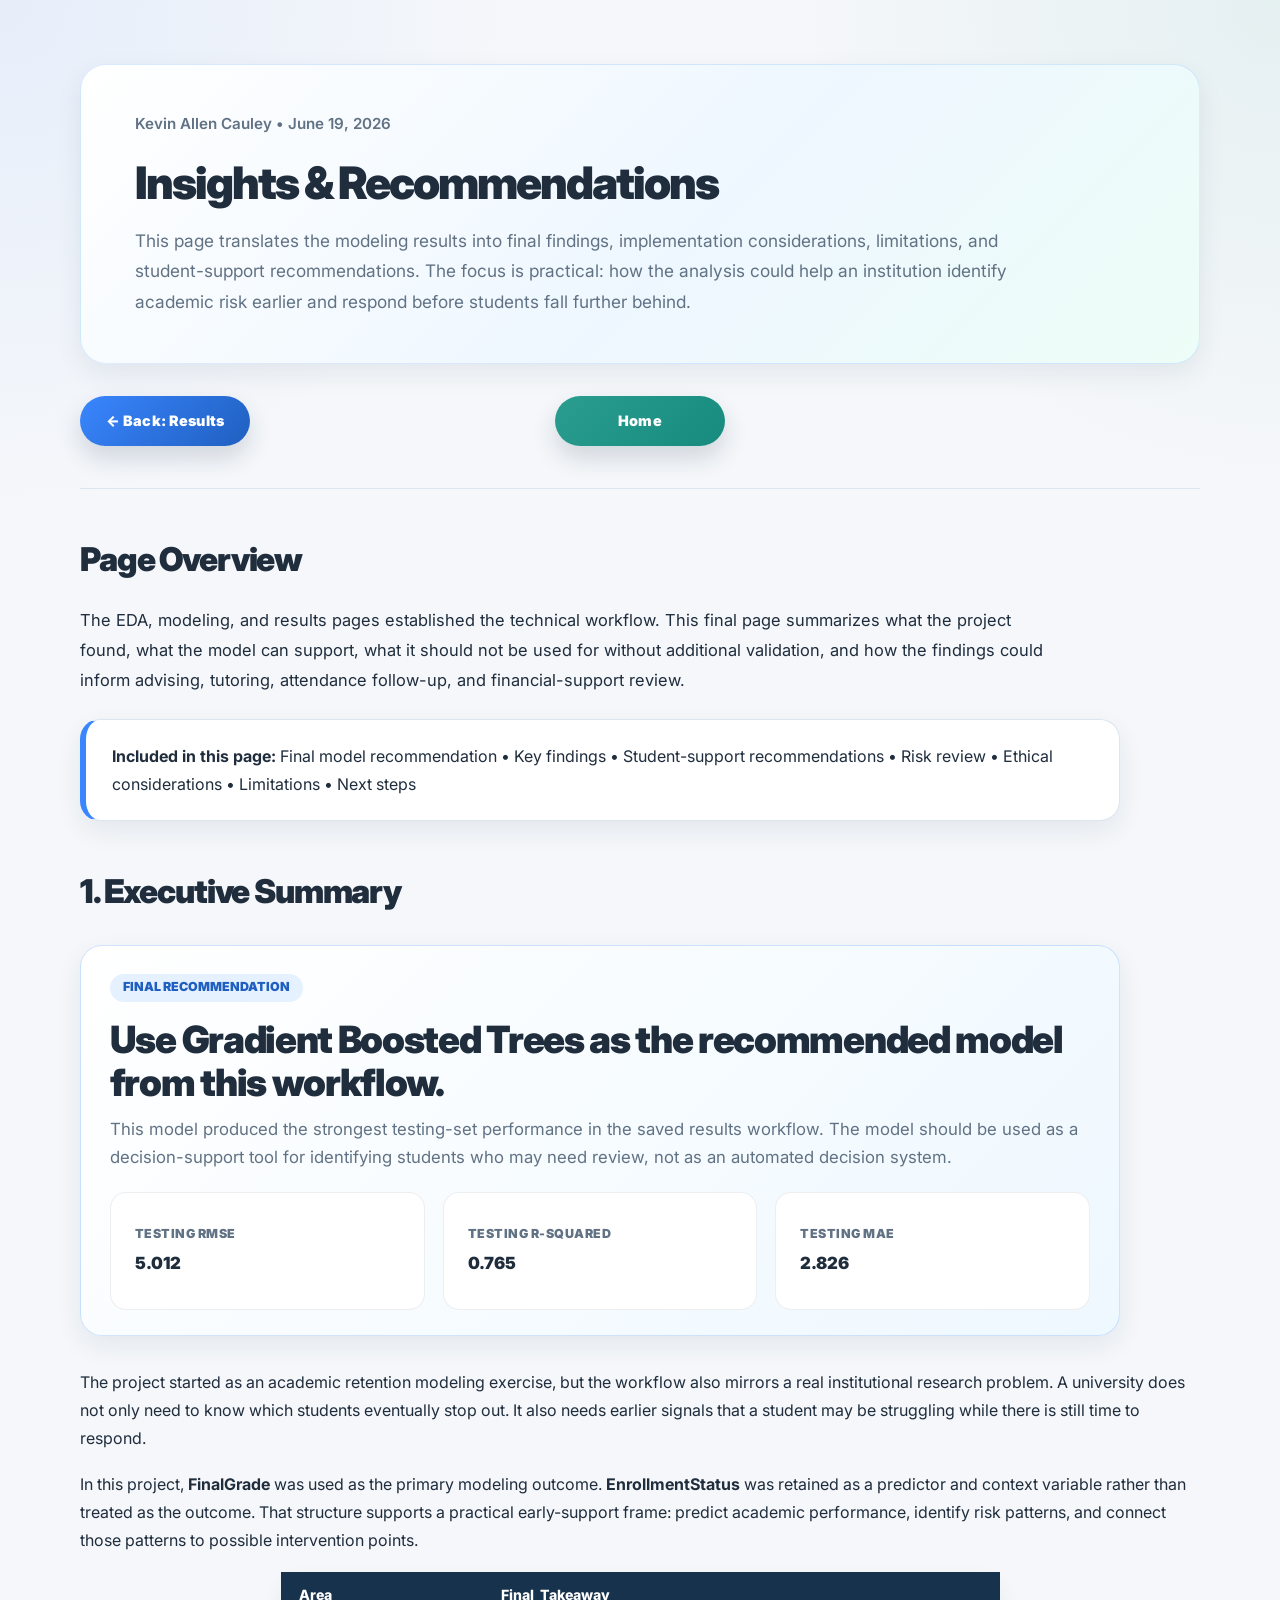
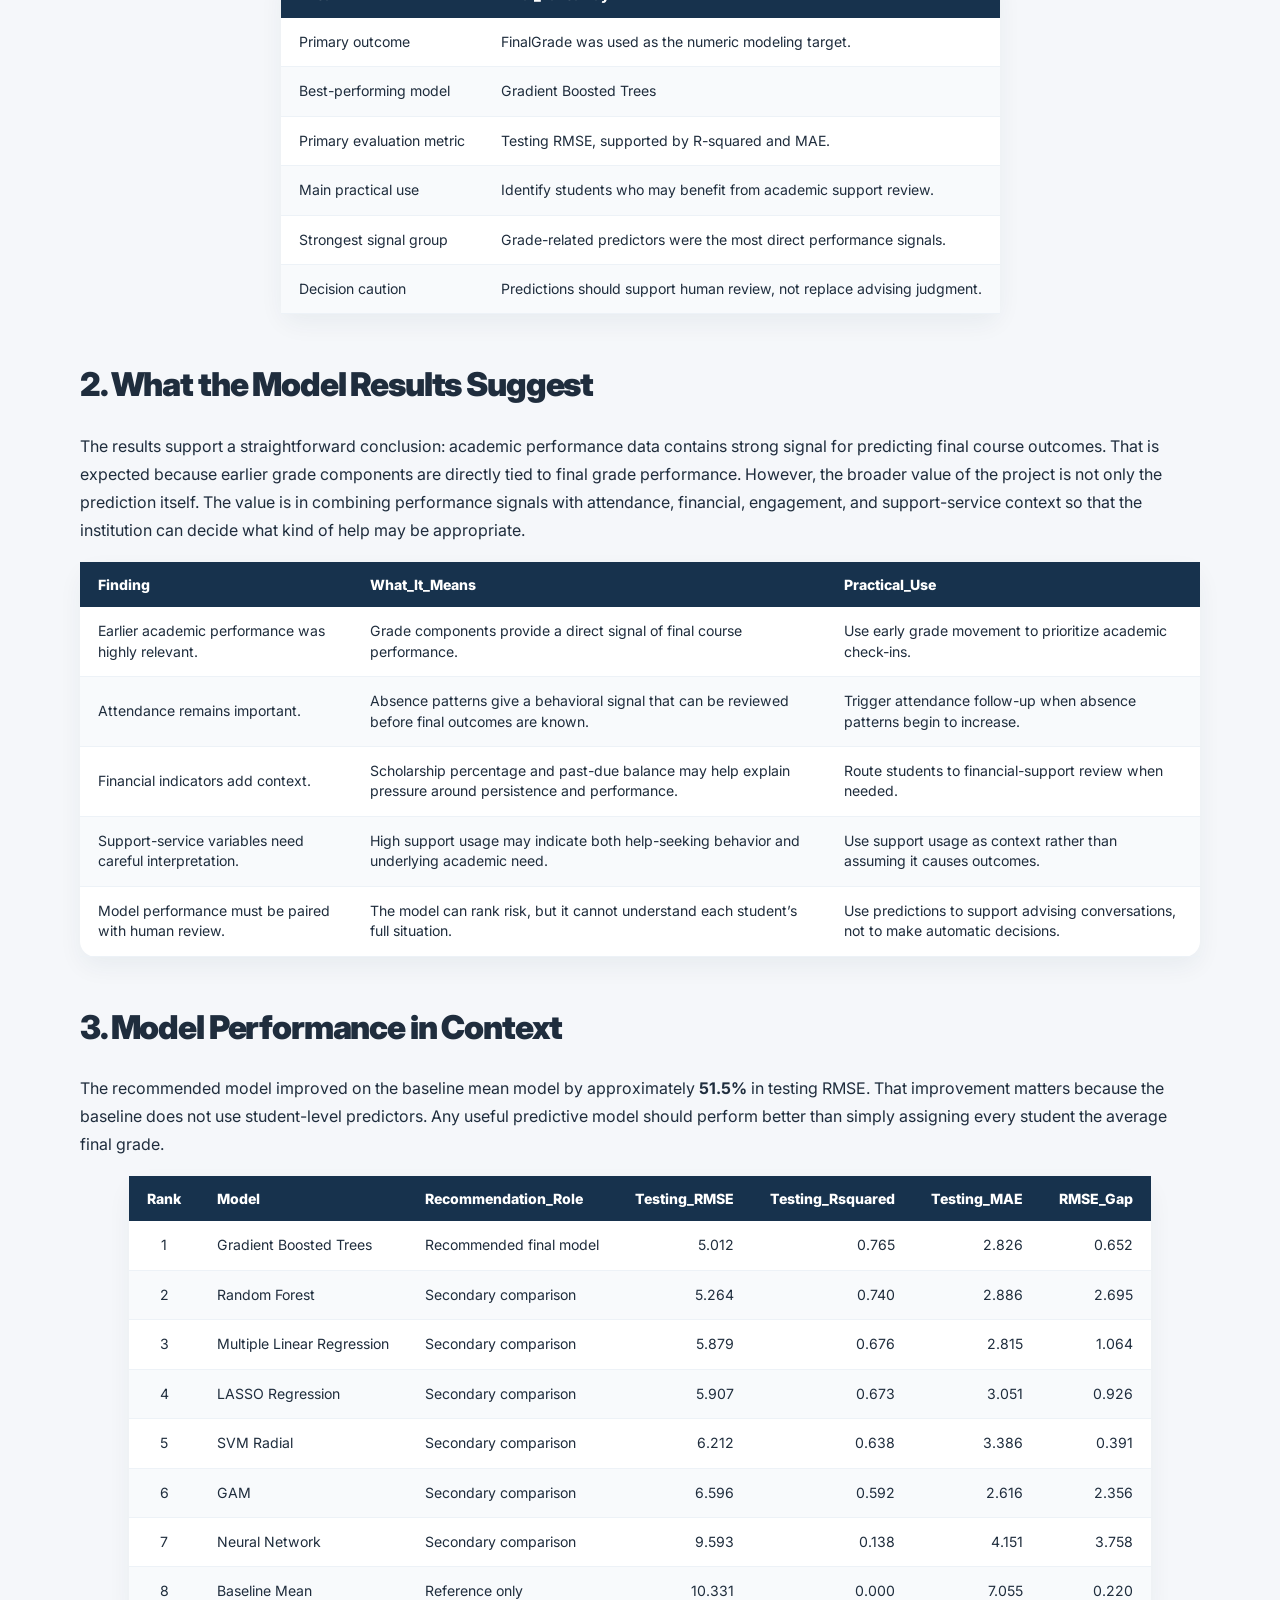
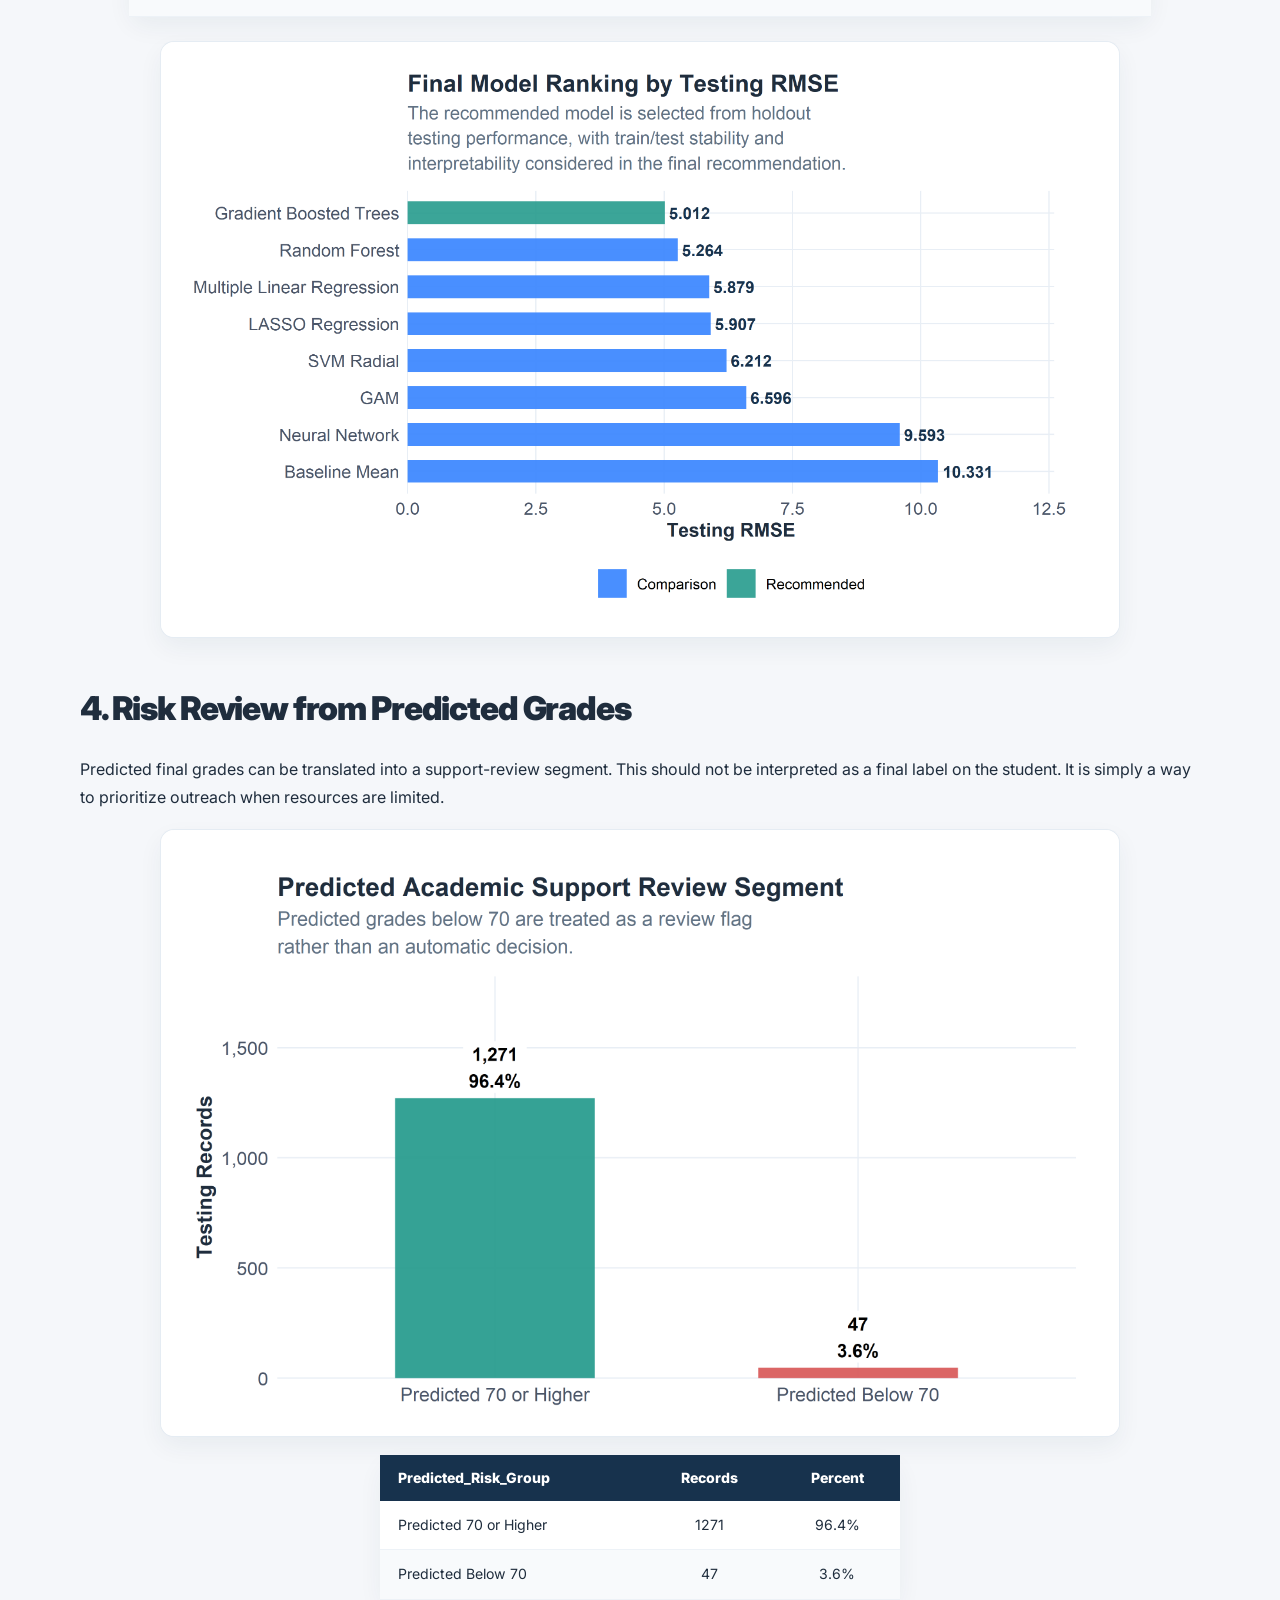
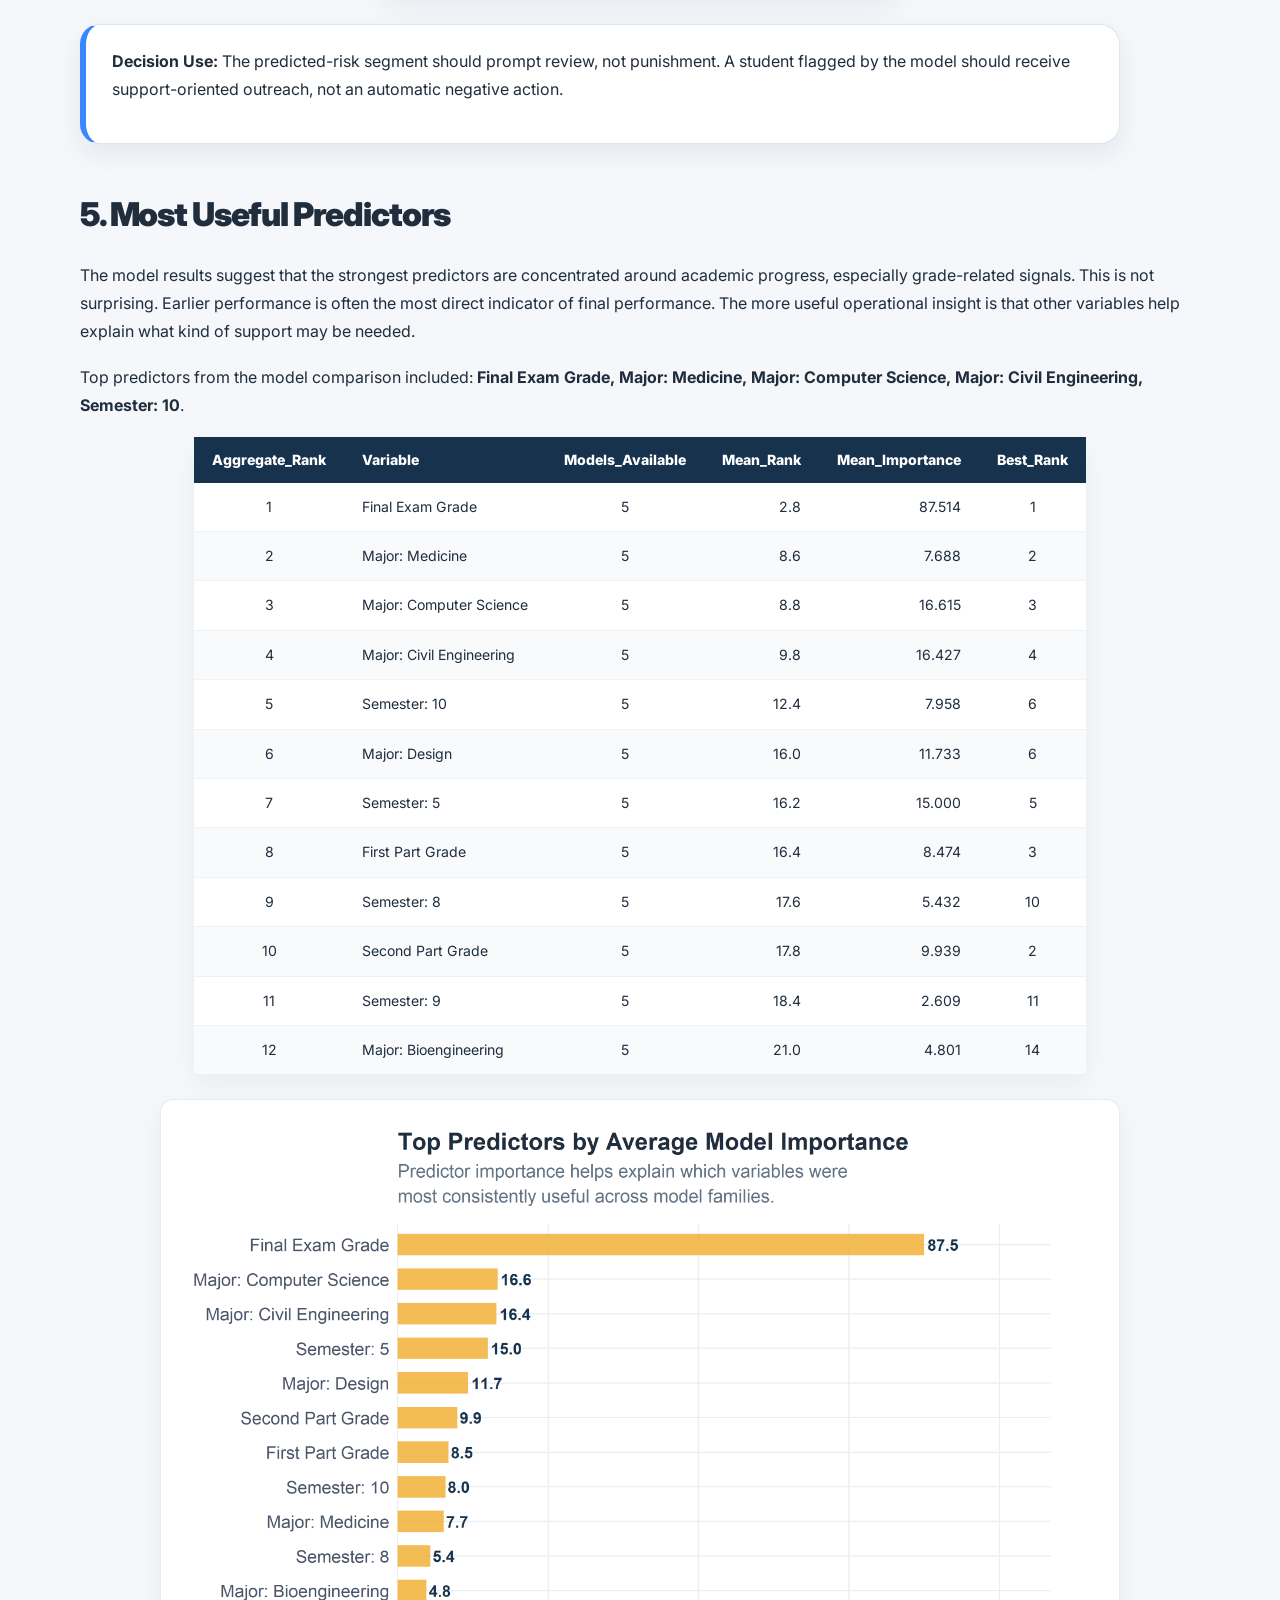
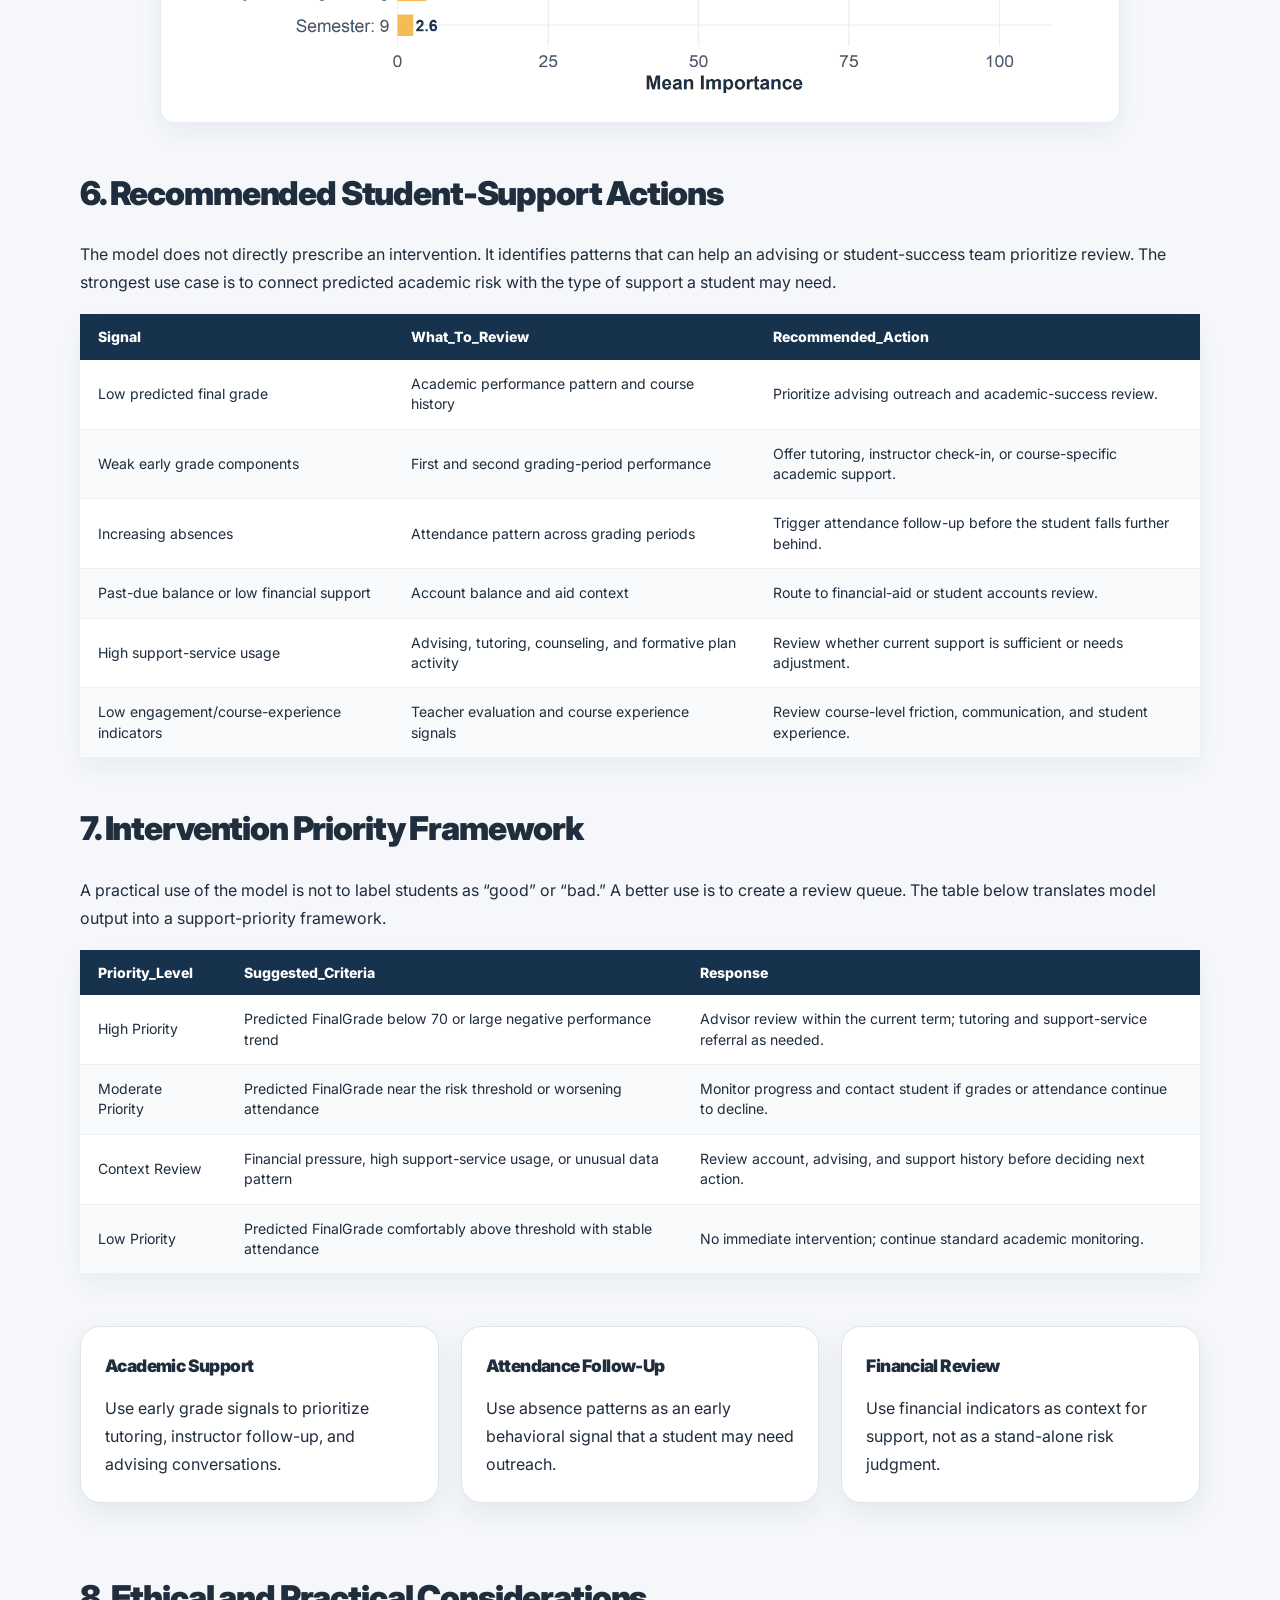
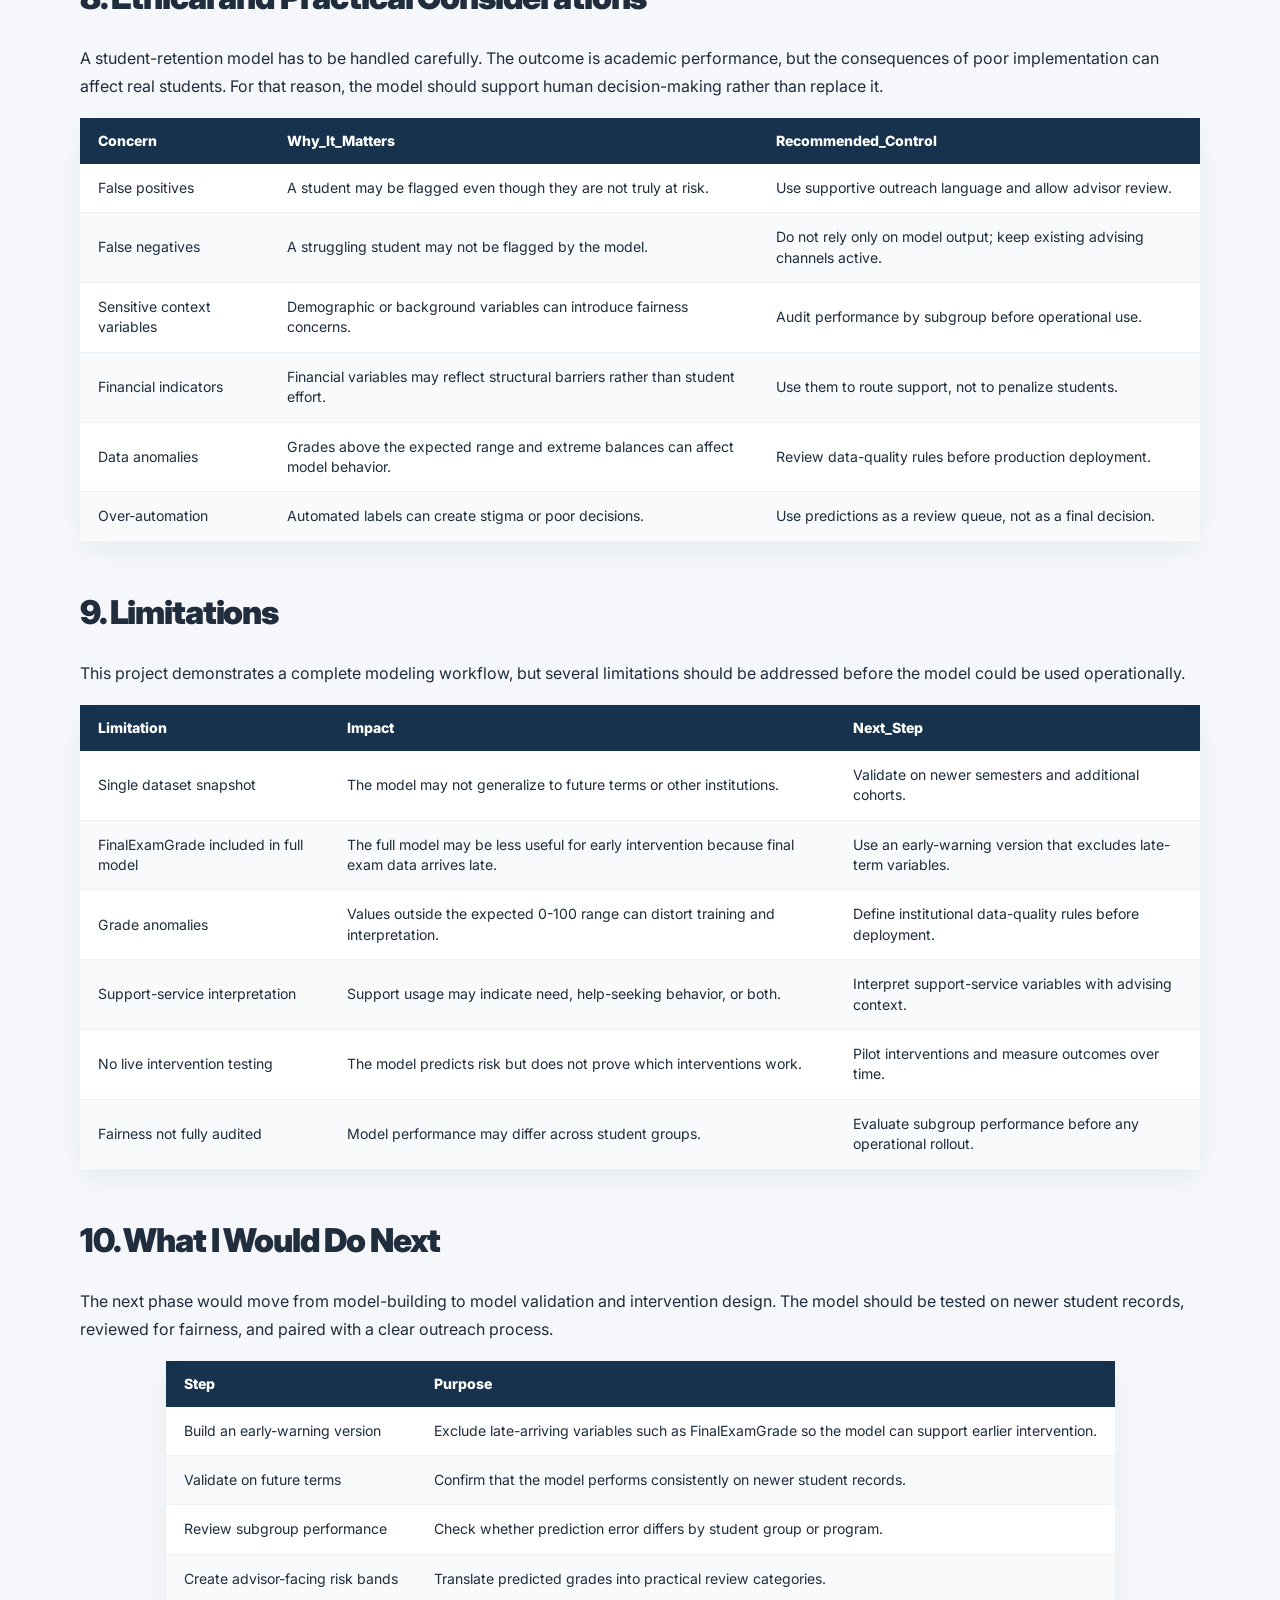
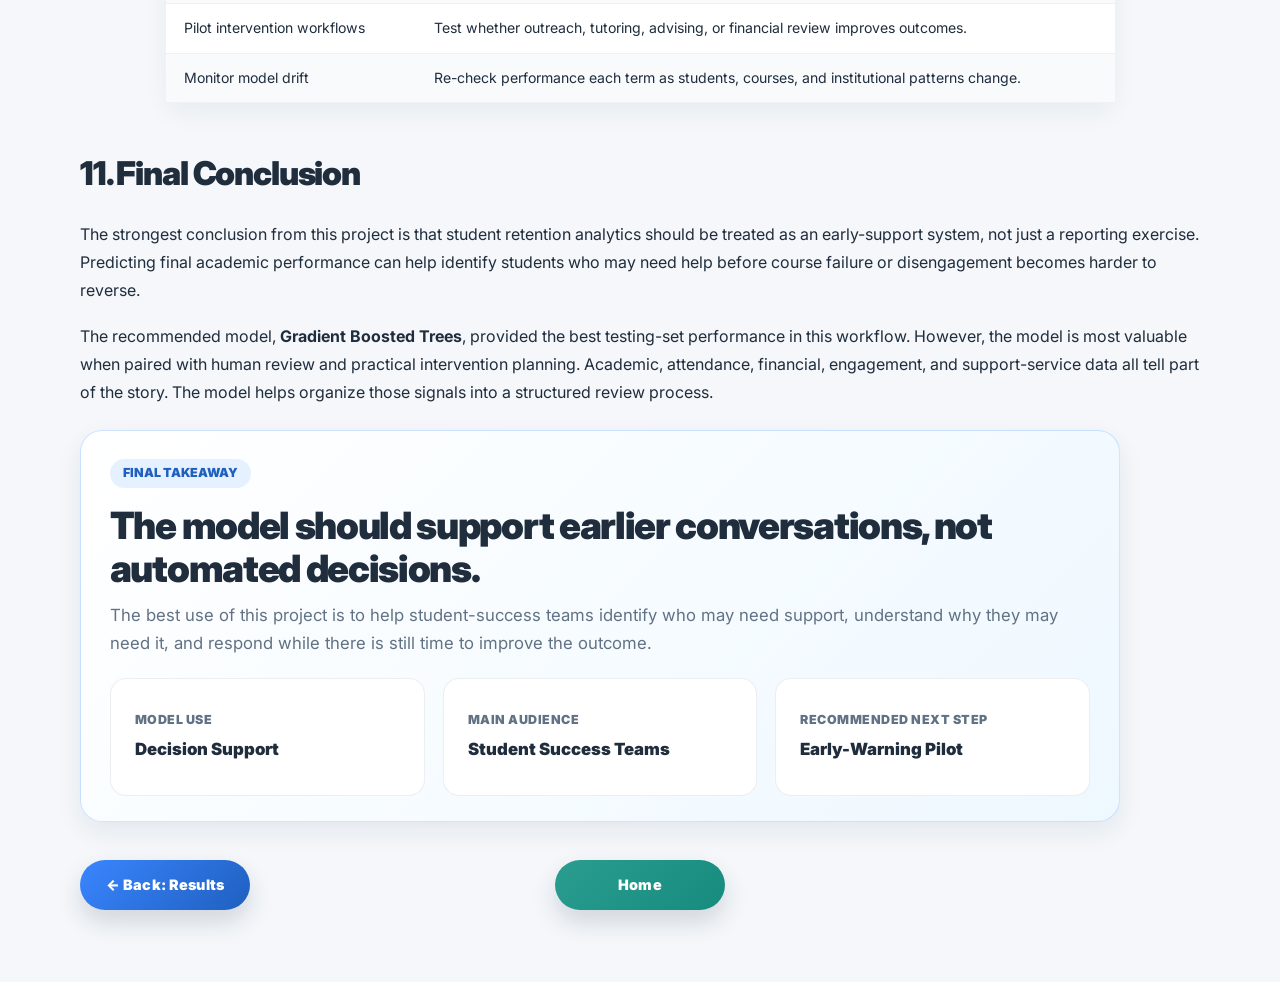
<file: docs/student_retention_insights.html>
<!DOCTYPE html>

<html>

<head>

<meta charset="utf-8" />
<meta name="generator" content="pandoc" />
<meta http-equiv="X-UA-Compatible" content="IE=EDGE" />

<meta name="viewport" content="width=device-width, initial-scale=1" />



<title>Student Retention Insights | Kevin Cauley</title>

<script src="student_retention_insights_files/header-attrs-2.31/header-attrs.js"></script>
<script src="student_retention_insights_files/kePrint-0.0.1/kePrint.js"></script>
<link href="student_retention_insights_files/lightable-0.0.1/lightable.css" rel="stylesheet" />
<meta name="viewport" content="width=device-width, initial-scale=1.0">

<style type="text/css">
  code{white-space: pre-wrap;}
  span.smallcaps{font-variant: small-caps;}
  span.underline{text-decoration: underline;}
  div.column{display: inline-block; vertical-align: top; width: 50%;}
  div.hanging-indent{margin-left: 1.5em; text-indent: -1.5em;}
  ul.task-list{list-style: none;}
    </style>







<link rel="stylesheet" href="assets/styles.css?v=20260619" type="text/css" />




</head>

<body>




<h1 class="title toc-ignore">Student Retention Insights | Kevin
Cauley</h1>



<div class="main-container">
  <div class="report-container">

  <div class="hero-section">

    <p class="hero-meta">
      Kevin Allen Cauley • June 19, 2026
    </p>
    
    <h1 class="hero-title">Insights & Recommendations</h1>

    <p class="hero-subtitle">
      This page translates the modeling results into final findings, implementation considerations, limitations, and student-support recommendations. The focus is practical: how the analysis could help an institution identify academic risk earlier and respond before students fall further behind.
    </p>

  </div>

  <div class="page-nav">
    <a href="student_retention_results.html" class="nav-pill nav-back">← Back: Results</a>
    <a href="index.html" class="nav-pill nav-home">Home</a>
  </div>

  <hr class="section-divider">

  <h2>Page Overview</h2>

  <div class="section-intro">
    The EDA, modeling, and results pages established the technical workflow. This final page summarizes what the project found, what the model can support, what it should not be used for without additional validation, and how the findings could inform advising, tutoring, attendance follow-up, and financial-support review.
  </div>

  <div class="takeaway-box">
    <b>Included in this page:</b> Final model recommendation • Key findings • Student-support recommendations • Risk review • Ethical considerations • Limitations • Next steps
  </div>
<div id="executive-summary" class="section level2">
<h2>1. Executive Summary</h2>
<div class="model-highlight-card">
  <div class="model-badge">FINAL RECOMMENDATION</div>
  <h3 class="model-title">Use Gradient Boosted Trees as the recommended model from this workflow.</h3>
  <p class="model-subtitle">
    This model produced the strongest testing-set performance in the saved results workflow. The model should be used as a decision-support tool for identifying students who may need review, not as an automated decision system.
  </p>
  <div class="model-metrics">
    <div class="metric-box">
      <span class="metric-label">Testing RMSE</span>
      <span class="metric-value">5.012</span>
    </div>
    <div class="metric-box">
      <span class="metric-label">Testing R-Squared</span>
      <span class="metric-value">0.765</span>
    </div>
    <div class="metric-box">
      <span class="metric-label">Testing MAE</span>
      <span class="metric-value">2.826</span>
    </div>
  </div>
</div>
<p>The project started as an academic retention modeling exercise, but
the workflow also mirrors a real institutional research problem. A
university does not only need to know which students eventually stop
out. It also needs earlier signals that a student may be struggling
while there is still time to respond.</p>
<p>In this project, <strong>FinalGrade</strong> was used as the primary
modeling outcome. <strong>EnrollmentStatus</strong> was retained as a
predictor and context variable rather than treated as the outcome. That
structure supports a practical early-support frame: predict academic
performance, identify risk patterns, and connect those patterns to
possible intervention points.</p>
<table class="table table-striped table-hover table-condensed table-responsive" style="color: black; margin-left: auto; margin-right: auto;">
<thead>
<tr>
<th style="text-align:left;">
Area
</th>
<th style="text-align:left;">
Final_Takeaway
</th>
</tr>
</thead>
<tbody>
<tr>
<td style="text-align:left;">
Primary outcome
</td>
<td style="text-align:left;">
FinalGrade was used as the numeric modeling target.
</td>
</tr>
<tr>
<td style="text-align:left;">
Best-performing model
</td>
<td style="text-align:left;">
Gradient Boosted Trees
</td>
</tr>
<tr>
<td style="text-align:left;">
Primary evaluation metric
</td>
<td style="text-align:left;">
Testing RMSE, supported by R-squared and MAE.
</td>
</tr>
<tr>
<td style="text-align:left;">
Main practical use
</td>
<td style="text-align:left;">
Identify students who may benefit from academic support review.
</td>
</tr>
<tr>
<td style="text-align:left;">
Strongest signal group
</td>
<td style="text-align:left;">
Grade-related predictors were the most direct performance signals.
</td>
</tr>
<tr>
<td style="text-align:left;">
Decision caution
</td>
<td style="text-align:left;">
Predictions should support human review, not replace advising judgment.
</td>
</tr>
</tbody>
</table>
</div>
<div id="what-the-model-results-suggest" class="section level2">
<h2>2. What the Model Results Suggest</h2>
<p>The results support a straightforward conclusion: academic
performance data contains strong signal for predicting final course
outcomes. That is expected because earlier grade components are directly
tied to final grade performance. However, the broader value of the
project is not only the prediction itself. The value is in combining
performance signals with attendance, financial, engagement, and
support-service context so that the institution can decide what kind of
help may be appropriate.</p>
<table class="table table-striped table-hover table-condensed table-responsive" style="color: black; margin-left: auto; margin-right: auto;">
<thead>
<tr>
<th style="text-align:left;">
Finding
</th>
<th style="text-align:left;">
What_It_Means
</th>
<th style="text-align:left;">
Practical_Use
</th>
</tr>
</thead>
<tbody>
<tr>
<td style="text-align:left;">
Earlier academic performance was highly relevant.
</td>
<td style="text-align:left;">
Grade components provide a direct signal of final course performance.
</td>
<td style="text-align:left;">
Use early grade movement to prioritize academic check-ins.
</td>
</tr>
<tr>
<td style="text-align:left;">
Attendance remains important.
</td>
<td style="text-align:left;">
Absence patterns give a behavioral signal that can be reviewed before
final outcomes are known.
</td>
<td style="text-align:left;">
Trigger attendance follow-up when absence patterns begin to increase.
</td>
</tr>
<tr>
<td style="text-align:left;">
Financial indicators add context.
</td>
<td style="text-align:left;">
Scholarship percentage and past-due balance may help explain pressure
around persistence and performance.
</td>
<td style="text-align:left;">
Route students to financial-support review when needed.
</td>
</tr>
<tr>
<td style="text-align:left;">
Support-service variables need careful interpretation.
</td>
<td style="text-align:left;">
High support usage may indicate both help-seeking behavior and
underlying academic need.
</td>
<td style="text-align:left;">
Use support usage as context rather than assuming it causes outcomes.
</td>
</tr>
<tr>
<td style="text-align:left;">
Model performance must be paired with human review.
</td>
<td style="text-align:left;">
The model can rank risk, but it cannot understand each student’s full
situation.
</td>
<td style="text-align:left;">
Use predictions to support advising conversations, not to make automatic
decisions.
</td>
</tr>
</tbody>
</table>
</div>
<div id="model-performance-in-context" class="section level2">
<h2>3. Model Performance in Context</h2>
<p>The recommended model improved on the baseline mean model by
approximately <strong>51.5%</strong> in testing RMSE. That improvement
matters because the baseline does not use student-level predictors. Any
useful predictive model should perform better than simply assigning
every student the average final grade.</p>
<table class="table table-striped table-hover table-condensed table-responsive" style="color: black; margin-left: auto; margin-right: auto;">
<thead>
<tr>
<th style="text-align:center;">
Rank
</th>
<th style="text-align:left;">
Model
</th>
<th style="text-align:left;">
Recommendation_Role
</th>
<th style="text-align:right;">
Testing_RMSE
</th>
<th style="text-align:right;">
Testing_Rsquared
</th>
<th style="text-align:right;">
Testing_MAE
</th>
<th style="text-align:right;">
RMSE_Gap
</th>
</tr>
</thead>
<tbody>
<tr>
<td style="text-align:center;">
1
</td>
<td style="text-align:left;">
Gradient Boosted Trees
</td>
<td style="text-align:left;">
Recommended final model
</td>
<td style="text-align:right;">
5.012
</td>
<td style="text-align:right;">
0.765
</td>
<td style="text-align:right;">
2.826
</td>
<td style="text-align:right;">
0.652
</td>
</tr>
<tr>
<td style="text-align:center;">
2
</td>
<td style="text-align:left;">
Random Forest
</td>
<td style="text-align:left;">
Secondary comparison
</td>
<td style="text-align:right;">
5.264
</td>
<td style="text-align:right;">
0.740
</td>
<td style="text-align:right;">
2.886
</td>
<td style="text-align:right;">
2.695
</td>
</tr>
<tr>
<td style="text-align:center;">
3
</td>
<td style="text-align:left;">
Multiple Linear Regression
</td>
<td style="text-align:left;">
Secondary comparison
</td>
<td style="text-align:right;">
5.879
</td>
<td style="text-align:right;">
0.676
</td>
<td style="text-align:right;">
2.815
</td>
<td style="text-align:right;">
1.064
</td>
</tr>
<tr>
<td style="text-align:center;">
4
</td>
<td style="text-align:left;">
LASSO Regression
</td>
<td style="text-align:left;">
Secondary comparison
</td>
<td style="text-align:right;">
5.907
</td>
<td style="text-align:right;">
0.673
</td>
<td style="text-align:right;">
3.051
</td>
<td style="text-align:right;">
0.926
</td>
</tr>
<tr>
<td style="text-align:center;">
5
</td>
<td style="text-align:left;">
SVM Radial
</td>
<td style="text-align:left;">
Secondary comparison
</td>
<td style="text-align:right;">
6.212
</td>
<td style="text-align:right;">
0.638
</td>
<td style="text-align:right;">
3.386
</td>
<td style="text-align:right;">
0.391
</td>
</tr>
<tr>
<td style="text-align:center;">
6
</td>
<td style="text-align:left;">
GAM
</td>
<td style="text-align:left;">
Secondary comparison
</td>
<td style="text-align:right;">
6.596
</td>
<td style="text-align:right;">
0.592
</td>
<td style="text-align:right;">
2.616
</td>
<td style="text-align:right;">
2.356
</td>
</tr>
<tr>
<td style="text-align:center;">
7
</td>
<td style="text-align:left;">
Neural Network
</td>
<td style="text-align:left;">
Secondary comparison
</td>
<td style="text-align:right;">
9.593
</td>
<td style="text-align:right;">
0.138
</td>
<td style="text-align:right;">
4.151
</td>
<td style="text-align:right;">
3.758
</td>
</tr>
<tr>
<td style="text-align:center;">
8
</td>
<td style="text-align:left;">
Baseline Mean
</td>
<td style="text-align:left;">
Reference only
</td>
<td style="text-align:right;">
10.331
</td>
<td style="text-align:right;">
0.000
</td>
<td style="text-align:right;">
7.055
</td>
<td style="text-align:right;">
0.220
</td>
</tr>
</tbody>
</table>
<p><img src="student_retention_insights_files/figure-html/04-performance-context-plot-1.png" alt="" width="78%" style="display: block; margin: auto;" /></p>
</div>
<div id="risk-review-from-predicted-grades" class="section level2">
<h2>4. Risk Review from Predicted Grades</h2>
<p>Predicted final grades can be translated into a support-review
segment. This should not be interpreted as a final label on the student.
It is simply a way to prioritize outreach when resources are
limited.</p>
<p><img src="student_retention_insights_files/figure-html/05-risk-review-plot-1.png" alt="" width="74%" style="display: block; margin: auto;" /></p>
<table class="table table-striped table-hover table-condensed table-responsive" style="color: black; width: auto !important; margin-left: auto; margin-right: auto;">
<thead>
<tr>
<th style="text-align:left;">
Predicted_Risk_Group
</th>
<th style="text-align:center;">
Records
</th>
<th style="text-align:center;">
Percent
</th>
</tr>
</thead>
<tbody>
<tr>
<td style="text-align:left;">
Predicted 70 or Higher
</td>
<td style="text-align:center;">
1271
</td>
<td style="text-align:center;">
96.4%
</td>
</tr>
<tr>
<td style="text-align:left;">
Predicted Below 70
</td>
<td style="text-align:center;">
47
</td>
<td style="text-align:center;">
3.6%
</td>
</tr>
</tbody>
</table>
<div class="takeaway-box">
<p><b>Decision Use:</b> The predicted-risk segment should prompt review,
not punishment. A student flagged by the model should receive
support-oriented outreach, not an automatic negative action.</p>
</div>
</div>
<div id="most-useful-predictors" class="section level2">
<h2>5. Most Useful Predictors</h2>
<p>The model results suggest that the strongest predictors are
concentrated around academic progress, especially grade-related signals.
This is not surprising. Earlier performance is often the most direct
indicator of final performance. The more useful operational insight is
that other variables help explain what kind of support may be
needed.</p>
<p>Top predictors from the model comparison included: <strong>Final Exam
Grade, Major: Medicine, Major: Computer Science, Major: Civil
Engineering, Semester: 10</strong>.</p>
<table class="table table-striped table-hover table-condensed table-responsive" style="color: black; margin-left: auto; margin-right: auto;">
<thead>
<tr>
<th style="text-align:center;">
Aggregate_Rank
</th>
<th style="text-align:left;">
Variable
</th>
<th style="text-align:center;">
Models_Available
</th>
<th style="text-align:right;">
Mean_Rank
</th>
<th style="text-align:right;">
Mean_Importance
</th>
<th style="text-align:center;">
Best_Rank
</th>
</tr>
</thead>
<tbody>
<tr>
<td style="text-align:center;">
1
</td>
<td style="text-align:left;">
Final Exam Grade
</td>
<td style="text-align:center;">
5
</td>
<td style="text-align:right;">
2.8
</td>
<td style="text-align:right;">
87.514
</td>
<td style="text-align:center;">
1
</td>
</tr>
<tr>
<td style="text-align:center;">
2
</td>
<td style="text-align:left;">
Major: Medicine
</td>
<td style="text-align:center;">
5
</td>
<td style="text-align:right;">
8.6
</td>
<td style="text-align:right;">
7.688
</td>
<td style="text-align:center;">
2
</td>
</tr>
<tr>
<td style="text-align:center;">
3
</td>
<td style="text-align:left;">
Major: Computer Science
</td>
<td style="text-align:center;">
5
</td>
<td style="text-align:right;">
8.8
</td>
<td style="text-align:right;">
16.615
</td>
<td style="text-align:center;">
3
</td>
</tr>
<tr>
<td style="text-align:center;">
4
</td>
<td style="text-align:left;">
Major: Civil Engineering
</td>
<td style="text-align:center;">
5
</td>
<td style="text-align:right;">
9.8
</td>
<td style="text-align:right;">
16.427
</td>
<td style="text-align:center;">
4
</td>
</tr>
<tr>
<td style="text-align:center;">
5
</td>
<td style="text-align:left;">
Semester: 10
</td>
<td style="text-align:center;">
5
</td>
<td style="text-align:right;">
12.4
</td>
<td style="text-align:right;">
7.958
</td>
<td style="text-align:center;">
6
</td>
</tr>
<tr>
<td style="text-align:center;">
6
</td>
<td style="text-align:left;">
Major: Design
</td>
<td style="text-align:center;">
5
</td>
<td style="text-align:right;">
16.0
</td>
<td style="text-align:right;">
11.733
</td>
<td style="text-align:center;">
6
</td>
</tr>
<tr>
<td style="text-align:center;">
7
</td>
<td style="text-align:left;">
Semester: 5
</td>
<td style="text-align:center;">
5
</td>
<td style="text-align:right;">
16.2
</td>
<td style="text-align:right;">
15.000
</td>
<td style="text-align:center;">
5
</td>
</tr>
<tr>
<td style="text-align:center;">
8
</td>
<td style="text-align:left;">
First Part Grade
</td>
<td style="text-align:center;">
5
</td>
<td style="text-align:right;">
16.4
</td>
<td style="text-align:right;">
8.474
</td>
<td style="text-align:center;">
3
</td>
</tr>
<tr>
<td style="text-align:center;">
9
</td>
<td style="text-align:left;">
Semester: 8
</td>
<td style="text-align:center;">
5
</td>
<td style="text-align:right;">
17.6
</td>
<td style="text-align:right;">
5.432
</td>
<td style="text-align:center;">
10
</td>
</tr>
<tr>
<td style="text-align:center;">
10
</td>
<td style="text-align:left;">
Second Part Grade
</td>
<td style="text-align:center;">
5
</td>
<td style="text-align:right;">
17.8
</td>
<td style="text-align:right;">
9.939
</td>
<td style="text-align:center;">
2
</td>
</tr>
<tr>
<td style="text-align:center;">
11
</td>
<td style="text-align:left;">
Semester: 9
</td>
<td style="text-align:center;">
5
</td>
<td style="text-align:right;">
18.4
</td>
<td style="text-align:right;">
2.609
</td>
<td style="text-align:center;">
11
</td>
</tr>
<tr>
<td style="text-align:center;">
12
</td>
<td style="text-align:left;">
Major: Bioengineering
</td>
<td style="text-align:center;">
5
</td>
<td style="text-align:right;">
21.0
</td>
<td style="text-align:right;">
4.801
</td>
<td style="text-align:center;">
14
</td>
</tr>
</tbody>
</table>
<p><img src="student_retention_insights_files/figure-html/06-top-predictors-plot-1.png" alt="" width="78%" style="display: block; margin: auto;" /></p>
</div>
<div id="recommended-student-support-actions" class="section level2">
<h2>6. Recommended Student-Support Actions</h2>
<p>The model does not directly prescribe an intervention. It identifies
patterns that can help an advising or student-success team prioritize
review. The strongest use case is to connect predicted academic risk
with the type of support a student may need.</p>
<table class="table table-striped table-hover table-condensed table-responsive" style="color: black; margin-left: auto; margin-right: auto;">
<thead>
<tr>
<th style="text-align:left;">
Signal
</th>
<th style="text-align:left;">
What_To_Review
</th>
<th style="text-align:left;">
Recommended_Action
</th>
</tr>
</thead>
<tbody>
<tr>
<td style="text-align:left;">
Low predicted final grade
</td>
<td style="text-align:left;">
Academic performance pattern and course history
</td>
<td style="text-align:left;">
Prioritize advising outreach and academic-success review.
</td>
</tr>
<tr>
<td style="text-align:left;">
Weak early grade components
</td>
<td style="text-align:left;">
First and second grading-period performance
</td>
<td style="text-align:left;">
Offer tutoring, instructor check-in, or course-specific academic
support.
</td>
</tr>
<tr>
<td style="text-align:left;">
Increasing absences
</td>
<td style="text-align:left;">
Attendance pattern across grading periods
</td>
<td style="text-align:left;">
Trigger attendance follow-up before the student falls further behind.
</td>
</tr>
<tr>
<td style="text-align:left;">
Past-due balance or low financial support
</td>
<td style="text-align:left;">
Account balance and aid context
</td>
<td style="text-align:left;">
Route to financial-aid or student accounts review.
</td>
</tr>
<tr>
<td style="text-align:left;">
High support-service usage
</td>
<td style="text-align:left;">
Advising, tutoring, counseling, and formative plan activity
</td>
<td style="text-align:left;">
Review whether current support is sufficient or needs adjustment.
</td>
</tr>
<tr>
<td style="text-align:left;">
Low engagement/course-experience indicators
</td>
<td style="text-align:left;">
Teacher evaluation and course experience signals
</td>
<td style="text-align:left;">
Review course-level friction, communication, and student experience.
</td>
</tr>
</tbody>
</table>
</div>
<div id="intervention-priority-framework" class="section level2">
<h2>7. Intervention Priority Framework</h2>
<p>A practical use of the model is not to label students as “good” or
“bad.” A better use is to create a review queue. The table below
translates model output into a support-priority framework.</p>
<table class="table table-striped table-hover table-condensed table-responsive" style="color: black; margin-left: auto; margin-right: auto;">
<thead>
<tr>
<th style="text-align:left;">
Priority_Level
</th>
<th style="text-align:left;">
Suggested_Criteria
</th>
<th style="text-align:left;">
Response
</th>
</tr>
</thead>
<tbody>
<tr>
<td style="text-align:left;">
High Priority
</td>
<td style="text-align:left;">
Predicted FinalGrade below 70 or large negative performance trend
</td>
<td style="text-align:left;">
Advisor review within the current term; tutoring and support-service
referral as needed.
</td>
</tr>
<tr>
<td style="text-align:left;">
Moderate Priority
</td>
<td style="text-align:left;">
Predicted FinalGrade near the risk threshold or worsening attendance
</td>
<td style="text-align:left;">
Monitor progress and contact student if grades or attendance continue to
decline.
</td>
</tr>
<tr>
<td style="text-align:left;">
Context Review
</td>
<td style="text-align:left;">
Financial pressure, high support-service usage, or unusual data pattern
</td>
<td style="text-align:left;">
Review account, advising, and support history before deciding next
action.
</td>
</tr>
<tr>
<td style="text-align:left;">
Low Priority
</td>
<td style="text-align:left;">
Predicted FinalGrade comfortably above threshold with stable attendance
</td>
<td style="text-align:left;">
No immediate intervention; continue standard academic monitoring.
</td>
</tr>
</tbody>
</table>
<div class="grid-3">

  <div class="card">
    <h4>Academic Support</h4>
    <p>
      Use early grade signals to prioritize tutoring, instructor follow-up, and advising conversations.
    </p>
  </div>

  <div class="card">
    <h4>Attendance Follow-Up</h4>
    <p>
      Use absence patterns as an early behavioral signal that a student may need outreach.
    </p>
  </div>

  <div class="card">
    <h4>Financial Review</h4>
    <p>
      Use financial indicators as context for support, not as a stand-alone risk judgment.
    </p>
  </div>

</div>
</div>
<div id="ethical-and-practical-considerations" class="section level2">
<h2>8. Ethical and Practical Considerations</h2>
<p>A student-retention model has to be handled carefully. The outcome is
academic performance, but the consequences of poor implementation can
affect real students. For that reason, the model should support human
decision-making rather than replace it.</p>
<table class="table table-striped table-hover table-condensed table-responsive" style="color: black; margin-left: auto; margin-right: auto;">
<thead>
<tr>
<th style="text-align:left;">
Concern
</th>
<th style="text-align:left;">
Why_It_Matters
</th>
<th style="text-align:left;">
Recommended_Control
</th>
</tr>
</thead>
<tbody>
<tr>
<td style="text-align:left;">
False positives
</td>
<td style="text-align:left;">
A student may be flagged even though they are not truly at risk.
</td>
<td style="text-align:left;">
Use supportive outreach language and allow advisor review.
</td>
</tr>
<tr>
<td style="text-align:left;">
False negatives
</td>
<td style="text-align:left;">
A struggling student may not be flagged by the model.
</td>
<td style="text-align:left;">
Do not rely only on model output; keep existing advising channels
active.
</td>
</tr>
<tr>
<td style="text-align:left;">
Sensitive context variables
</td>
<td style="text-align:left;">
Demographic or background variables can introduce fairness concerns.
</td>
<td style="text-align:left;">
Audit performance by subgroup before operational use.
</td>
</tr>
<tr>
<td style="text-align:left;">
Financial indicators
</td>
<td style="text-align:left;">
Financial variables may reflect structural barriers rather than student
effort.
</td>
<td style="text-align:left;">
Use them to route support, not to penalize students.
</td>
</tr>
<tr>
<td style="text-align:left;">
Data anomalies
</td>
<td style="text-align:left;">
Grades above the expected range and extreme balances can affect model
behavior.
</td>
<td style="text-align:left;">
Review data-quality rules before production deployment.
</td>
</tr>
<tr>
<td style="text-align:left;">
Over-automation
</td>
<td style="text-align:left;">
Automated labels can create stigma or poor decisions.
</td>
<td style="text-align:left;">
Use predictions as a review queue, not as a final decision.
</td>
</tr>
</tbody>
</table>
</div>
<div id="limitations" class="section level2">
<h2>9. Limitations</h2>
<p>This project demonstrates a complete modeling workflow, but several
limitations should be addressed before the model could be used
operationally.</p>
<table class="table table-striped table-hover table-condensed table-responsive" style="color: black; margin-left: auto; margin-right: auto;">
<thead>
<tr>
<th style="text-align:left;">
Limitation
</th>
<th style="text-align:left;">
Impact
</th>
<th style="text-align:left;">
Next_Step
</th>
</tr>
</thead>
<tbody>
<tr>
<td style="text-align:left;">
Single dataset snapshot
</td>
<td style="text-align:left;">
The model may not generalize to future terms or other institutions.
</td>
<td style="text-align:left;">
Validate on newer semesters and additional cohorts.
</td>
</tr>
<tr>
<td style="text-align:left;">
FinalExamGrade included in full model
</td>
<td style="text-align:left;">
The full model may be less useful for early intervention because final
exam data arrives late.
</td>
<td style="text-align:left;">
Use an early-warning version that excludes late-term variables.
</td>
</tr>
<tr>
<td style="text-align:left;">
Grade anomalies
</td>
<td style="text-align:left;">
Values outside the expected 0-100 range can distort training and
interpretation.
</td>
<td style="text-align:left;">
Define institutional data-quality rules before deployment.
</td>
</tr>
<tr>
<td style="text-align:left;">
Support-service interpretation
</td>
<td style="text-align:left;">
Support usage may indicate need, help-seeking behavior, or both.
</td>
<td style="text-align:left;">
Interpret support-service variables with advising context.
</td>
</tr>
<tr>
<td style="text-align:left;">
No live intervention testing
</td>
<td style="text-align:left;">
The model predicts risk but does not prove which interventions work.
</td>
<td style="text-align:left;">
Pilot interventions and measure outcomes over time.
</td>
</tr>
<tr>
<td style="text-align:left;">
Fairness not fully audited
</td>
<td style="text-align:left;">
Model performance may differ across student groups.
</td>
<td style="text-align:left;">
Evaluate subgroup performance before any operational rollout.
</td>
</tr>
</tbody>
</table>
</div>
<div id="what-i-would-do-next" class="section level2">
<h2>10. What I Would Do Next</h2>
<p>The next phase would move from model-building to model validation and
intervention design. The model should be tested on newer student
records, reviewed for fairness, and paired with a clear outreach
process.</p>
<table class="table table-striped table-hover table-condensed table-responsive" style="color: black; margin-left: auto; margin-right: auto;">
<thead>
<tr>
<th style="text-align:left;">
Step
</th>
<th style="text-align:left;">
Purpose
</th>
</tr>
</thead>
<tbody>
<tr>
<td style="text-align:left;">
Build an early-warning version
</td>
<td style="text-align:left;">
Exclude late-arriving variables such as FinalExamGrade so the model can
support earlier intervention.
</td>
</tr>
<tr>
<td style="text-align:left;">
Validate on future terms
</td>
<td style="text-align:left;">
Confirm that the model performs consistently on newer student records.
</td>
</tr>
<tr>
<td style="text-align:left;">
Review subgroup performance
</td>
<td style="text-align:left;">
Check whether prediction error differs by student group or program.
</td>
</tr>
<tr>
<td style="text-align:left;">
Create advisor-facing risk bands
</td>
<td style="text-align:left;">
Translate predicted grades into practical review categories.
</td>
</tr>
<tr>
<td style="text-align:left;">
Pilot intervention workflows
</td>
<td style="text-align:left;">
Test whether outreach, tutoring, advising, or financial review improves
outcomes.
</td>
</tr>
<tr>
<td style="text-align:left;">
Monitor model drift
</td>
<td style="text-align:left;">
Re-check performance each term as students, courses, and institutional
patterns change.
</td>
</tr>
</tbody>
</table>
</div>
<div id="final-conclusion" class="section level2">
<h2>11. Final Conclusion</h2>
<p>The strongest conclusion from this project is that student retention
analytics should be treated as an early-support system, not just a
reporting exercise. Predicting final academic performance can help
identify students who may need help before course failure or
disengagement becomes harder to reverse.</p>
<p>The recommended model, <strong>Gradient Boosted Trees</strong>,
provided the best testing-set performance in this workflow. However, the
model is most valuable when paired with human review and practical
intervention planning. Academic, attendance, financial, engagement, and
support-service data all tell part of the story. The model helps
organize those signals into a structured review process.</p>
<div class="model-highlight-card">
  <div class="model-badge">FINAL TAKEAWAY</div>
  <h3 class="model-title">The model should support earlier conversations, not automated decisions.</h3>
  <p class="model-subtitle">
    The best use of this project is to help student-success teams identify who may need support, understand why they may need it, and respond while there is still time to improve the outcome.
  </p>
  <div class="model-metrics">
    <div class="metric-box">
      <span class="metric-label">Model Use</span>
      <span class="metric-value">Decision Support</span>
    </div>
    <div class="metric-box">
      <span class="metric-label">Main Audience</span>
      <span class="metric-value">Student Success Teams</span>
    </div>
    <div class="metric-box">
      <span class="metric-label">Recommended Next Step</span>
      <span class="metric-value">Early-Warning Pilot</span>
    </div>
  </div>
</div>

<div class="page-nav bottom-nav">
  <a href="student_retention_results.html" class="nav-pill nav-back">← Back: Results</a>
  <a href="index.html" class="nav-pill nav-home">Home</a>
</div>

  </div>
</div>
</div>



<!-- code folding -->


<!-- dynamically load mathjax for compatibility with self-contained -->
<script>
  (function () {
    var script = document.createElement("script");
    script.type = "text/javascript";
    script.src  = "https://mathjax.rstudio.com/latest/MathJax.js?config=TeX-AMS-MML_HTMLorMML";
    document.getElementsByTagName("head")[0].appendChild(script);
  })();
</script>

</body>
</html>
</file>
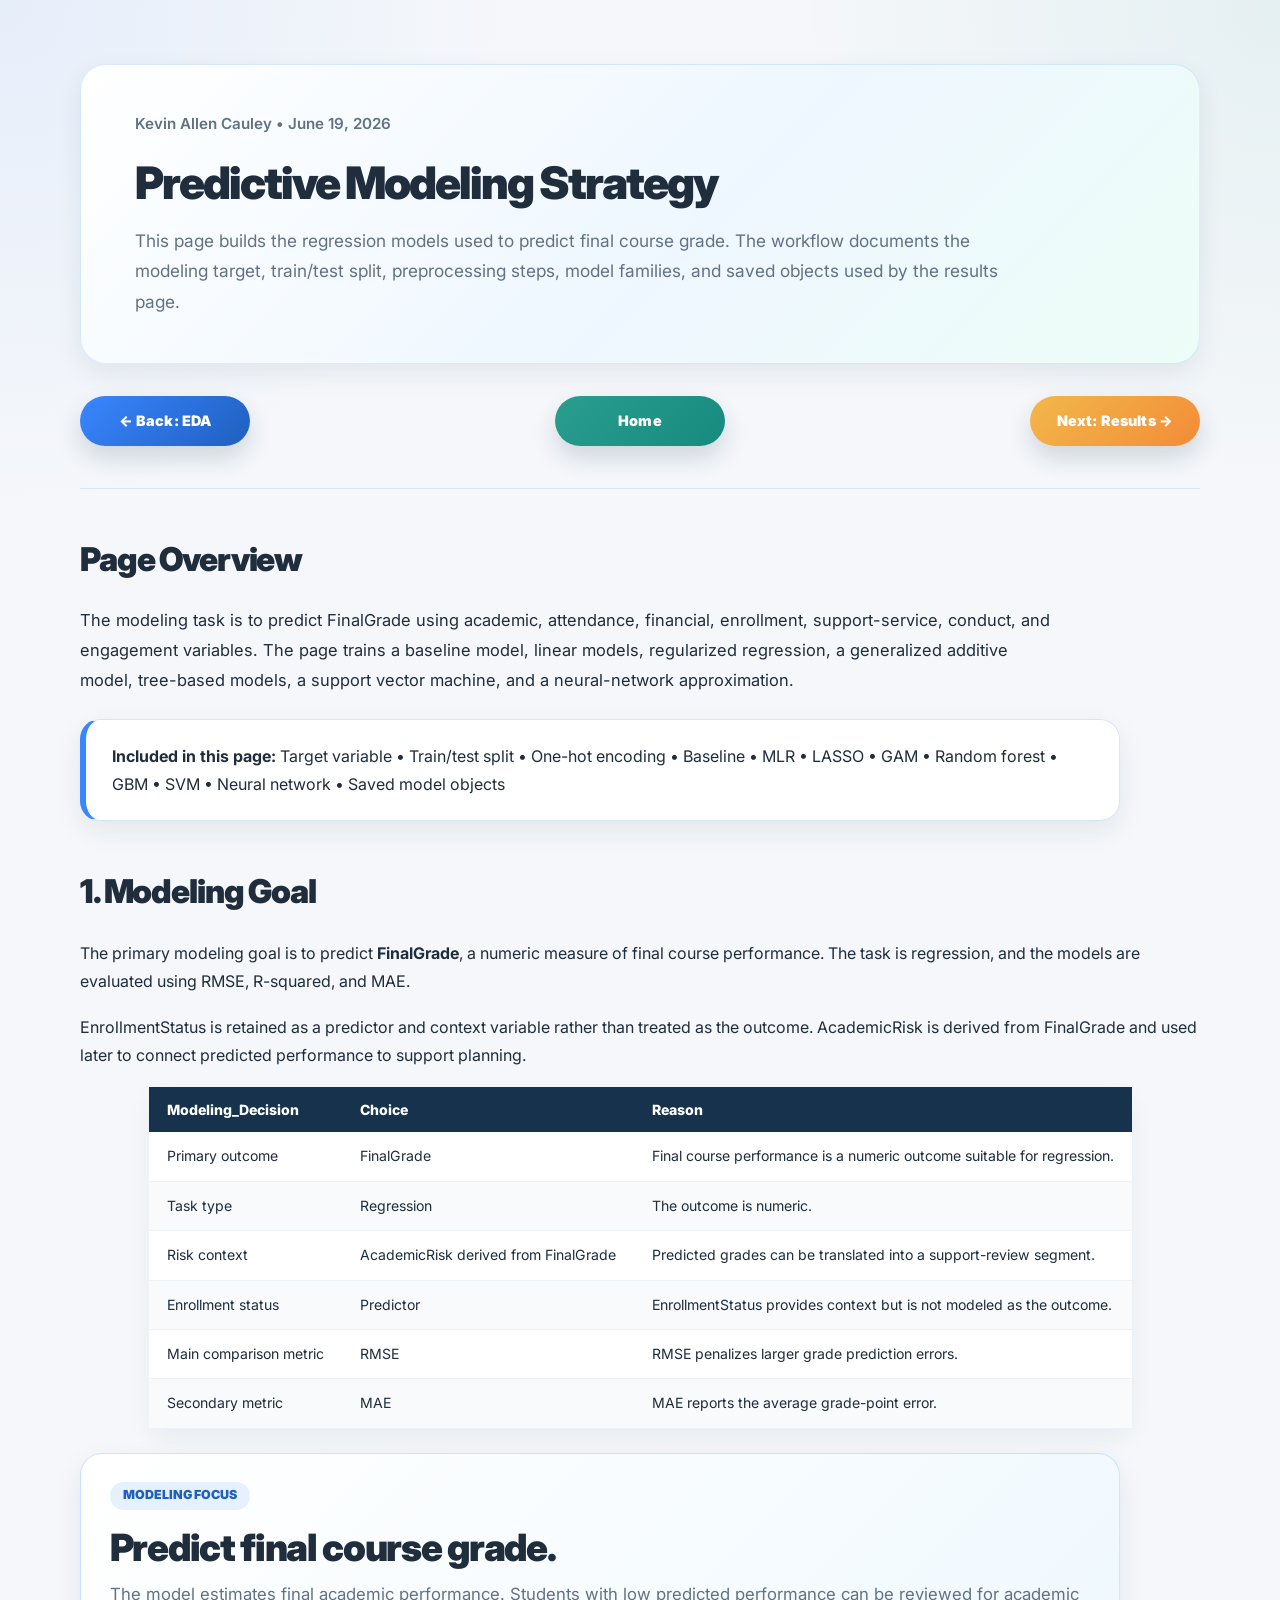
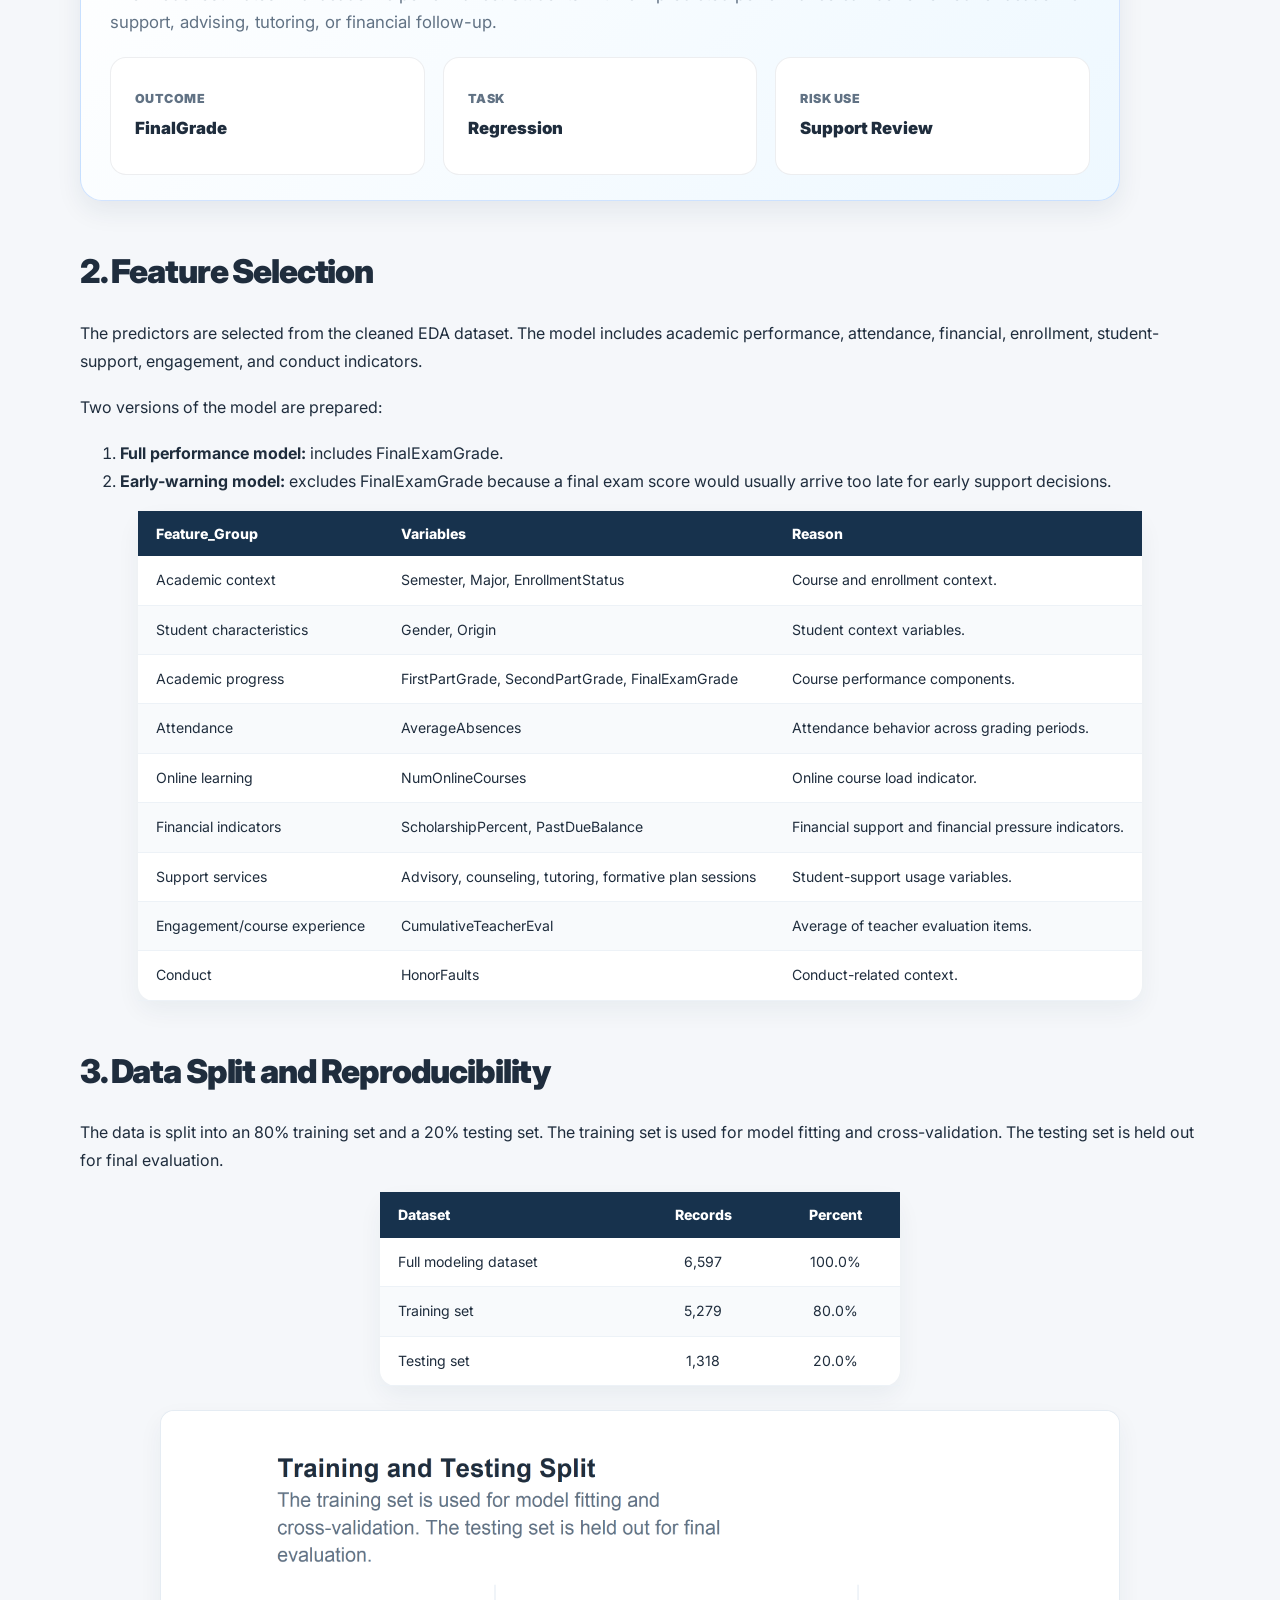
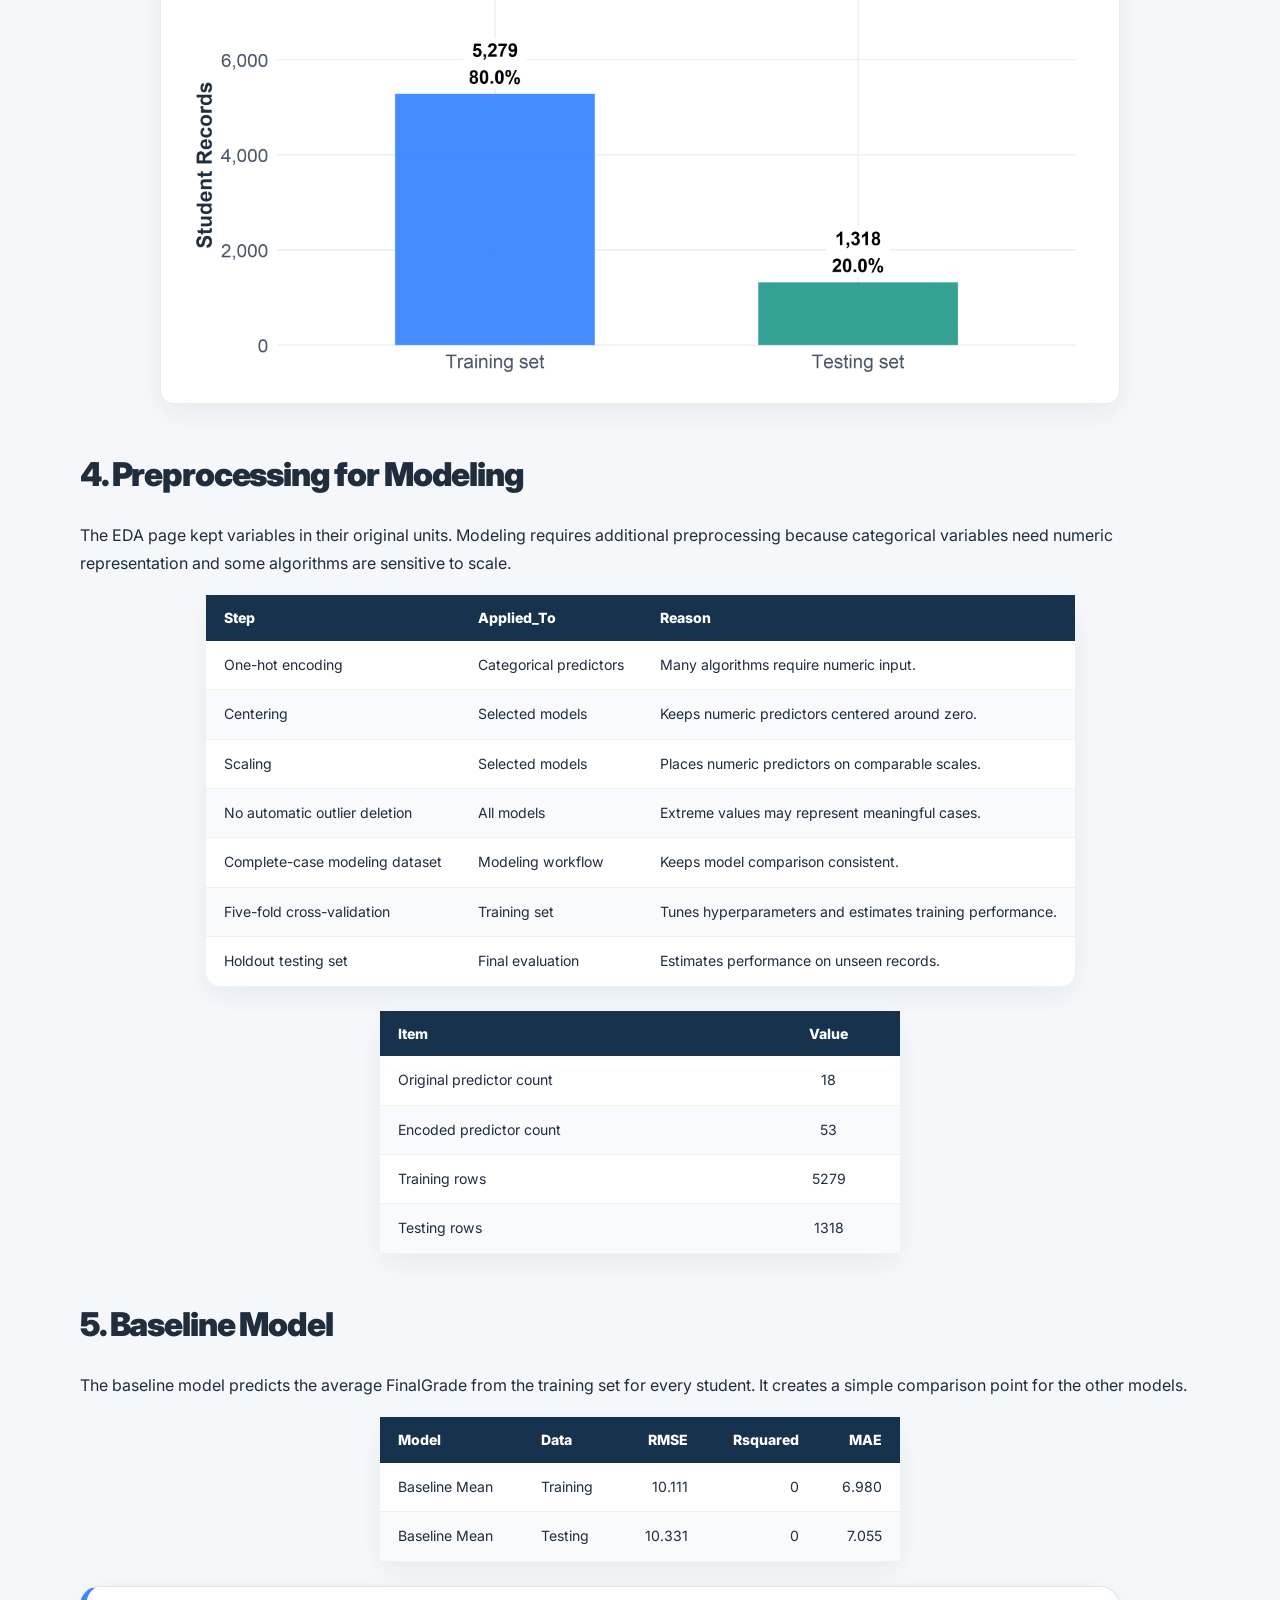
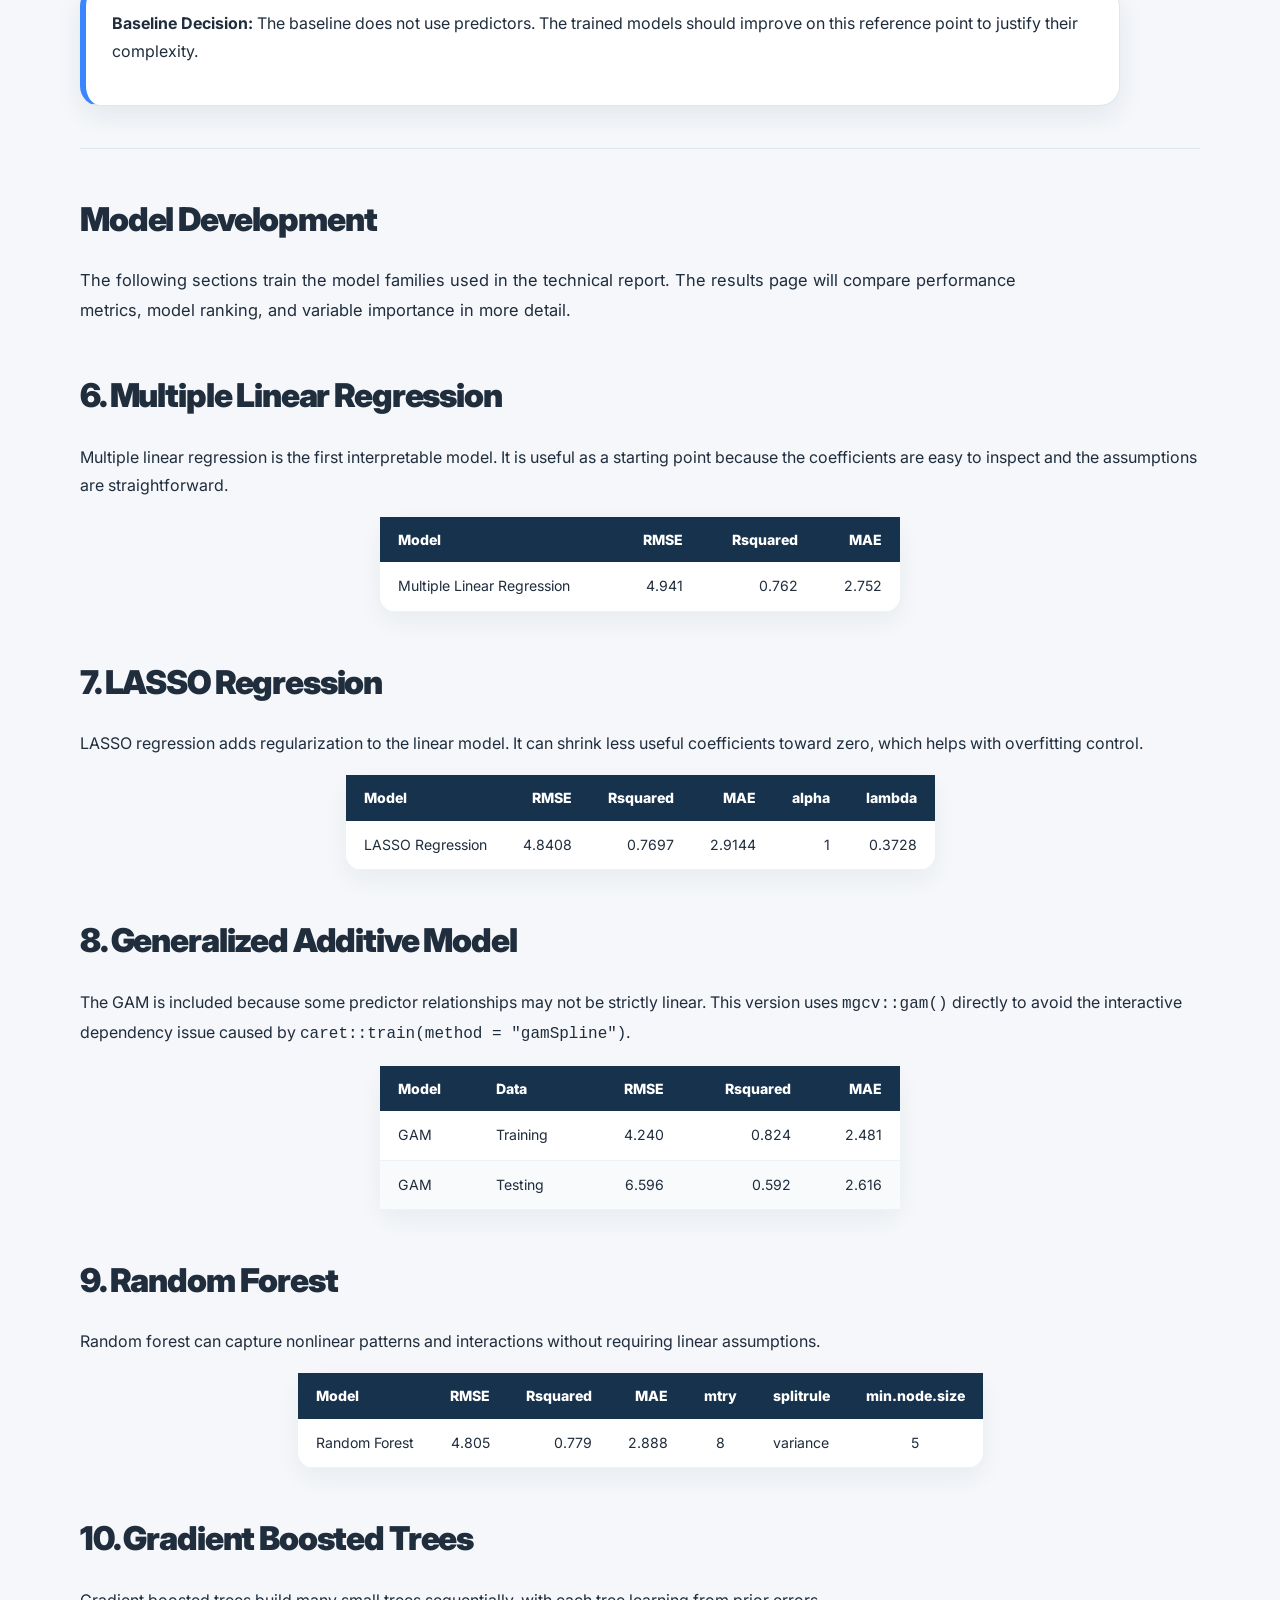
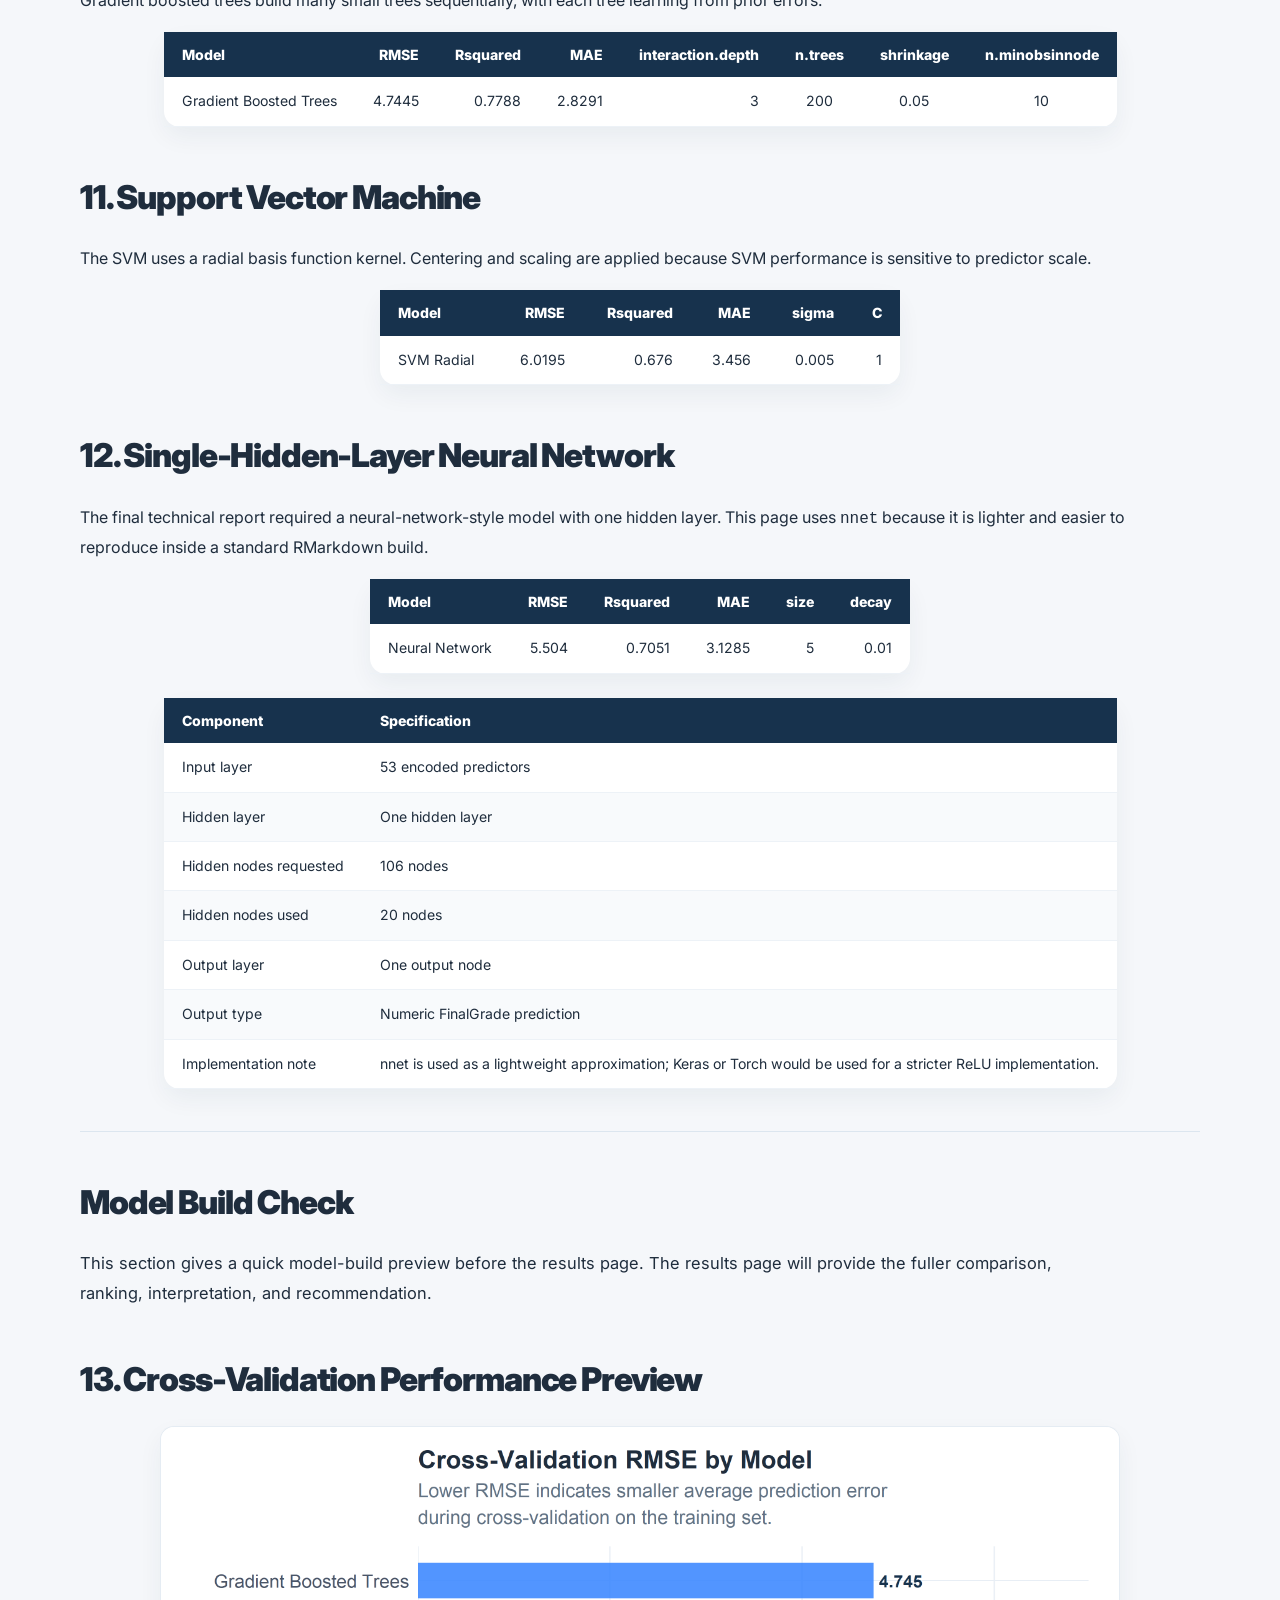
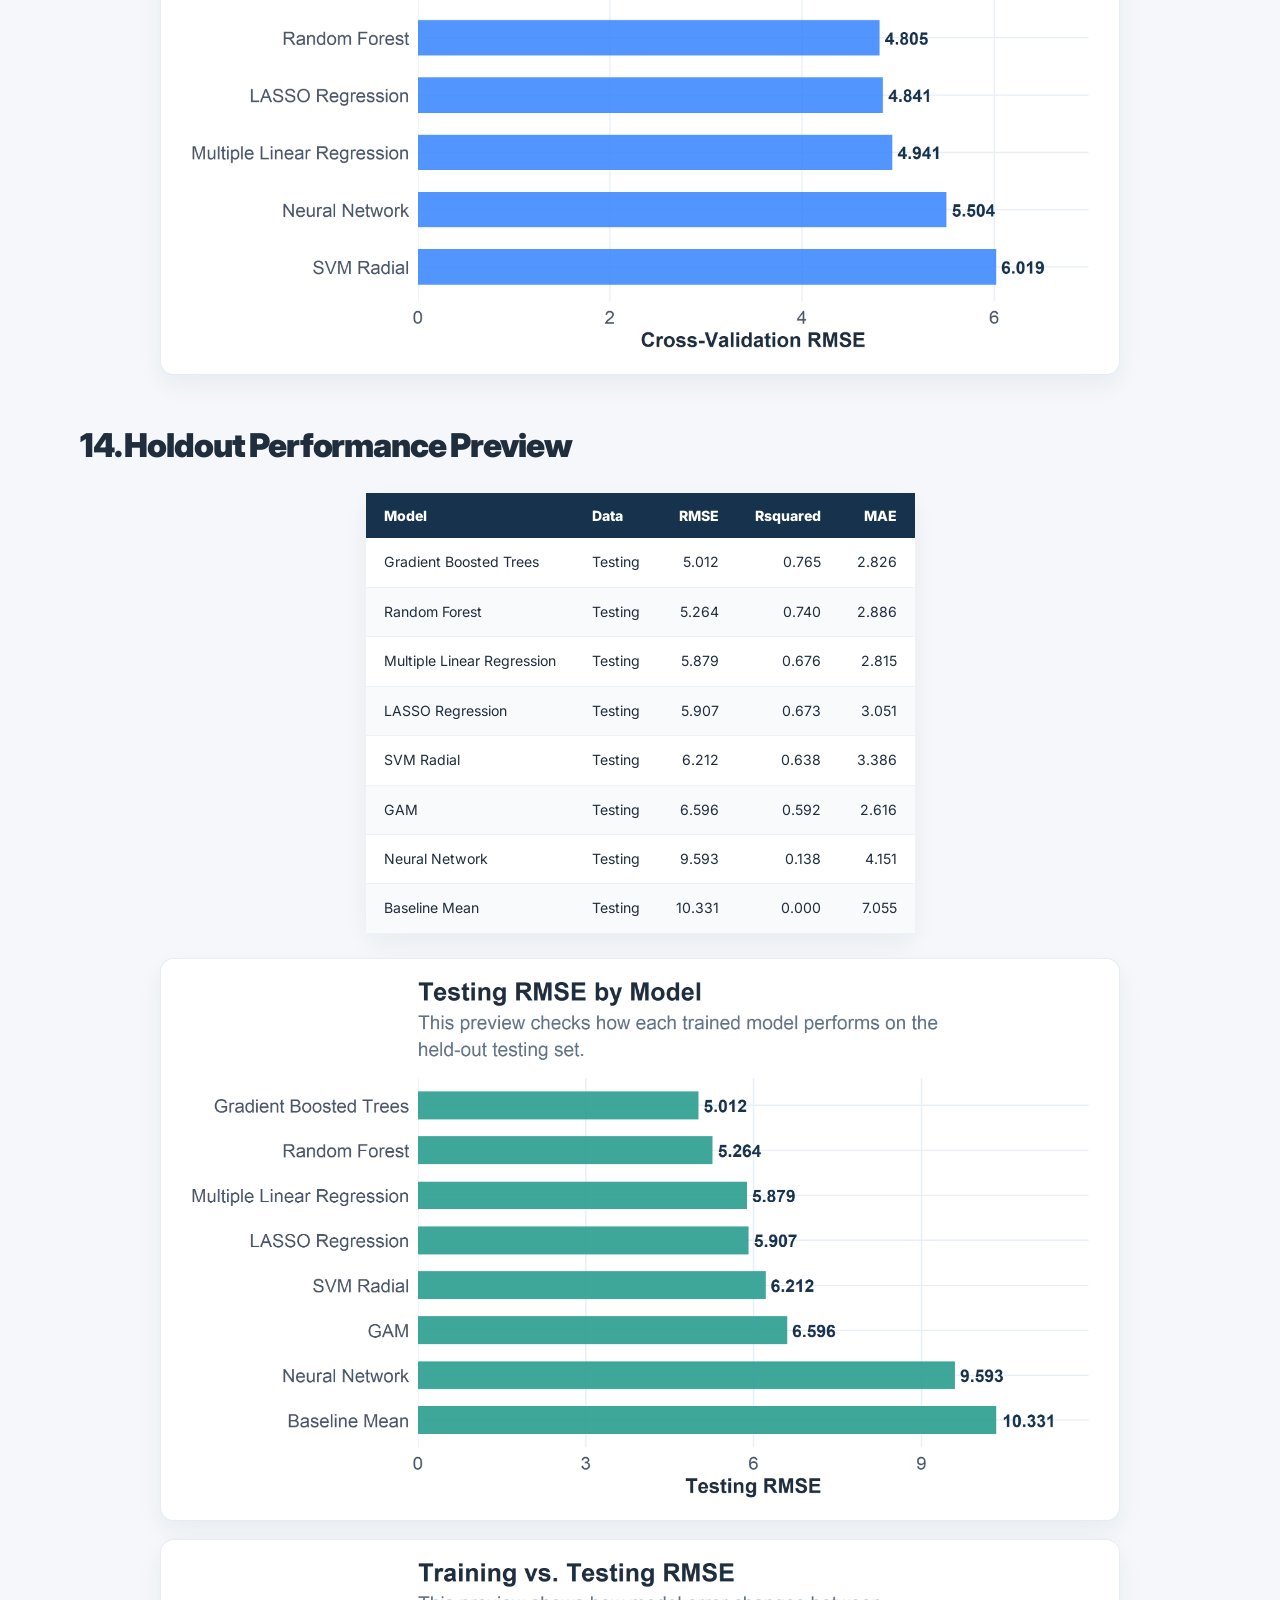
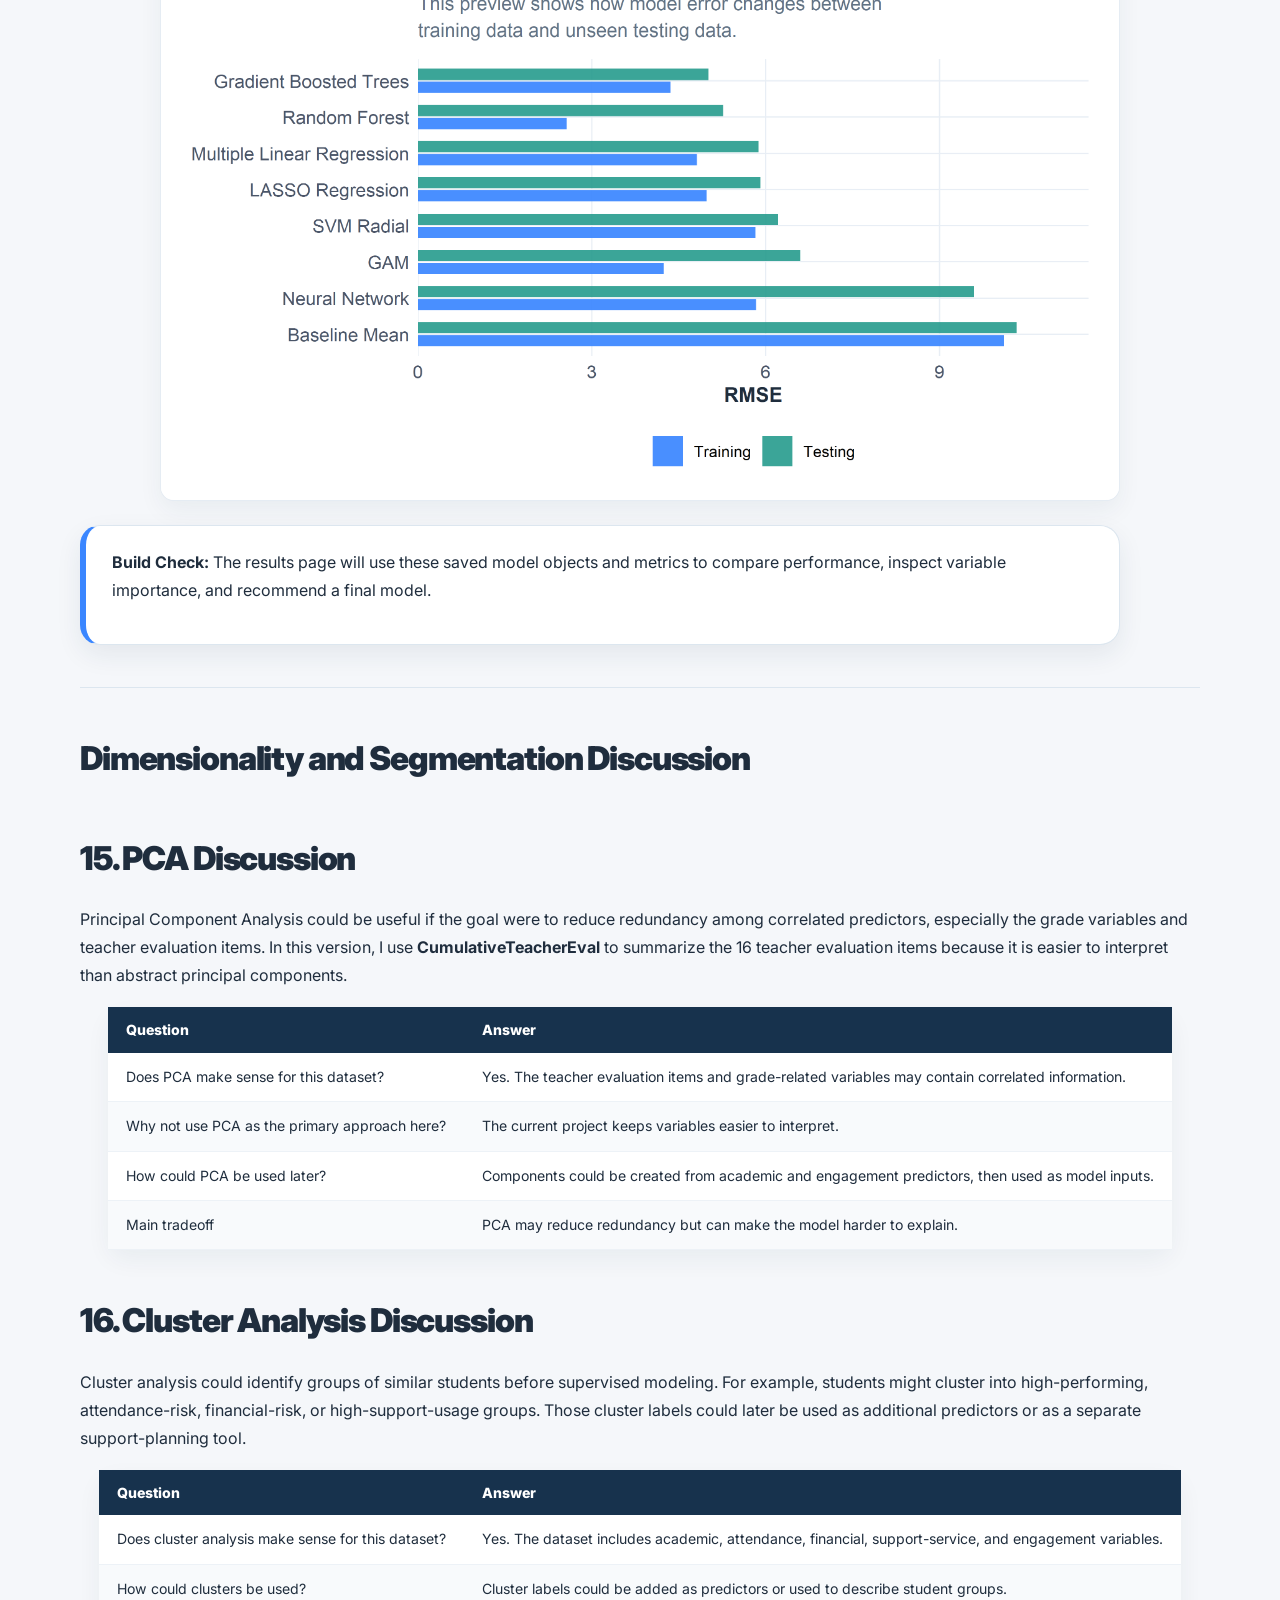
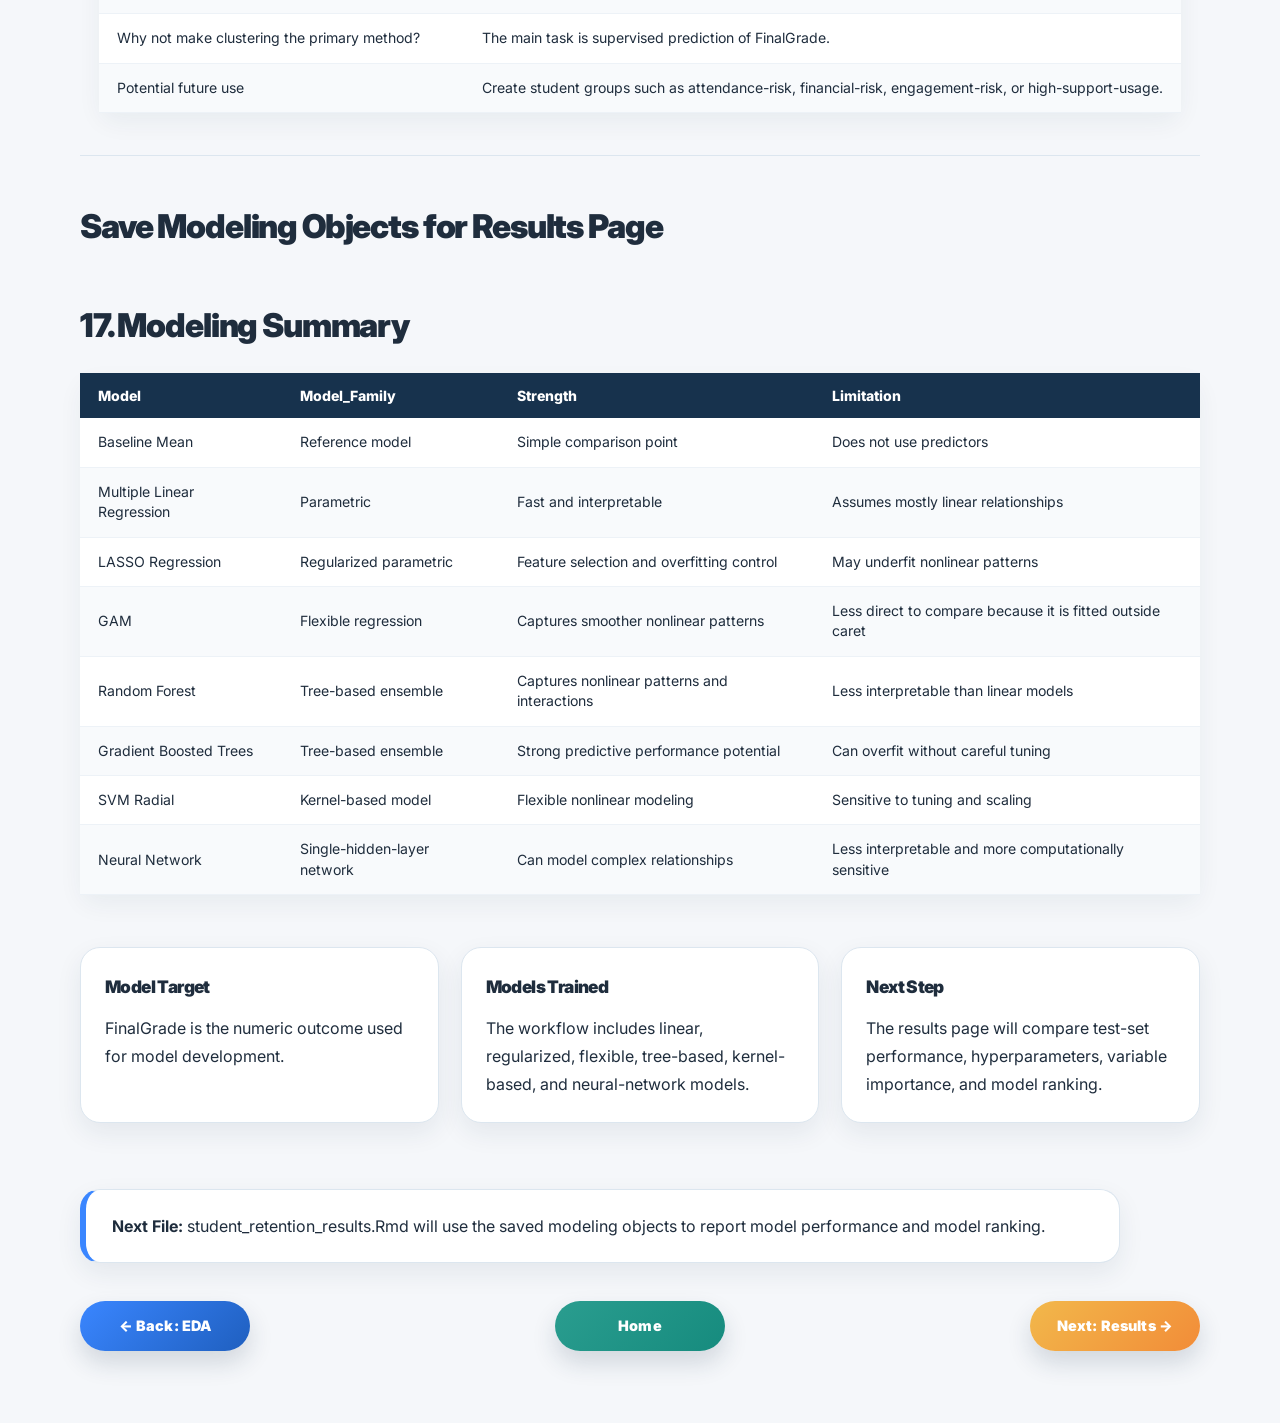
<file: docs/student_retention_modeling.html>
<!DOCTYPE html>

<html>

<head>

<meta charset="utf-8" />
<meta name="generator" content="pandoc" />
<meta http-equiv="X-UA-Compatible" content="IE=EDGE" />

<meta name="viewport" content="width=device-width, initial-scale=1" />



<title>Student Retention Modeling | Kevin Cauley</title>

<script src="student_retention_modeling_files/header-attrs-2.31/header-attrs.js"></script>
<script src="student_retention_modeling_files/kePrint-0.0.1/kePrint.js"></script>
<link href="student_retention_modeling_files/lightable-0.0.1/lightable.css" rel="stylesheet" />
<meta name="viewport" content="width=device-width, initial-scale=1.0">

<style type="text/css">
  code{white-space: pre-wrap;}
  span.smallcaps{font-variant: small-caps;}
  span.underline{text-decoration: underline;}
  div.column{display: inline-block; vertical-align: top; width: 50%;}
  div.hanging-indent{margin-left: 1.5em; text-indent: -1.5em;}
  ul.task-list{list-style: none;}
    </style>







<link rel="stylesheet" href="assets/styles.css?v=20260619" type="text/css" />




</head>

<body>




<h1 class="title toc-ignore">Student Retention Modeling | Kevin
Cauley</h1>



<div class="main-container">
  <div class="report-container">

  <div class="hero-section">

    <p class="hero-meta">
      Kevin Allen Cauley • June 19, 2026
    </p>
    
    <h1 class="hero-title">Predictive Modeling Strategy</h1>

    <p class="hero-subtitle">
      This page builds the regression models used to predict final course grade. The workflow documents the modeling target, train/test split, preprocessing steps, model families, and saved objects used by the results page.
    </p>

  </div>
  
  <div class="page-nav">
  <a href="student_retention_eda.html" class="nav-pill nav-back">← Back: EDA</a>
  <a href="index.html" class="nav-pill nav-home">Home</a>
  <a href="student_retention_results.html" class="nav-pill nav-next">Next: Results →</a>
  </div>

  <hr class="section-divider">

  <h2>Page Overview</h2>

  <div class="section-intro">
    The modeling task is to predict FinalGrade using academic, attendance, financial, enrollment, support-service, conduct, and engagement variables. The page trains a baseline model, linear models, regularized regression, a generalized additive model, tree-based models, a support vector machine, and a neural-network approximation.
  </div>

  <div class="takeaway-box">
    <b>Included in this page:</b> Target variable • Train/test split • One-hot encoding • Baseline • MLR • LASSO • GAM • Random forest • GBM • SVM • Neural network • Saved model objects
  </div>
<div id="modeling-goal" class="section level2">
<h2>1. Modeling Goal</h2>
<p>The primary modeling goal is to predict <strong>FinalGrade</strong>,
a numeric measure of final course performance. The task is regression,
and the models are evaluated using RMSE, R-squared, and MAE.</p>
<p>EnrollmentStatus is retained as a predictor and context variable
rather than treated as the outcome. AcademicRisk is derived from
FinalGrade and used later to connect predicted performance to support
planning.</p>
<table class="table table-striped table-hover table-condensed table-responsive" style="color: black; width: auto !important; margin-left: auto; margin-right: auto;">
<thead>
<tr>
<th style="text-align:left;">
Modeling_Decision
</th>
<th style="text-align:left;">
Choice
</th>
<th style="text-align:left;">
Reason
</th>
</tr>
</thead>
<tbody>
<tr>
<td style="text-align:left;">
Primary outcome
</td>
<td style="text-align:left;">
FinalGrade
</td>
<td style="text-align:left;">
Final course performance is a numeric outcome suitable for regression.
</td>
</tr>
<tr>
<td style="text-align:left;">
Task type
</td>
<td style="text-align:left;">
Regression
</td>
<td style="text-align:left;">
The outcome is numeric.
</td>
</tr>
<tr>
<td style="text-align:left;">
Risk context
</td>
<td style="text-align:left;">
AcademicRisk derived from FinalGrade
</td>
<td style="text-align:left;">
Predicted grades can be translated into a support-review segment.
</td>
</tr>
<tr>
<td style="text-align:left;">
Enrollment status
</td>
<td style="text-align:left;">
Predictor
</td>
<td style="text-align:left;">
EnrollmentStatus provides context but is not modeled as the outcome.
</td>
</tr>
<tr>
<td style="text-align:left;">
Main comparison metric
</td>
<td style="text-align:left;">
RMSE
</td>
<td style="text-align:left;">
RMSE penalizes larger grade prediction errors.
</td>
</tr>
<tr>
<td style="text-align:left;">
Secondary metric
</td>
<td style="text-align:left;">
MAE
</td>
<td style="text-align:left;">
MAE reports the average grade-point error.
</td>
</tr>
</tbody>
</table>
<div class="model-highlight-card">
  <div class="model-badge">MODELING FOCUS</div>
  <h3 class="model-title">Predict final course grade.</h3>
  <p class="model-subtitle">
    The model estimates final academic performance. Students with low predicted performance can be reviewed for academic support, advising, tutoring, or financial follow-up.
  </p>
  <div class="model-metrics">
    <div class="metric-box">
      <span class="metric-label">Outcome</span>
      <span class="metric-value">FinalGrade</span>
    </div>
    <div class="metric-box">
      <span class="metric-label">Task</span>
      <span class="metric-value">Regression</span>
    </div>
    <div class="metric-box">
      <span class="metric-label">Risk Use</span>
      <span class="metric-value">Support Review</span>
    </div>
  </div>
</div>
</div>
<div id="feature-selection" class="section level2">
<h2>2. Feature Selection</h2>
<p>The predictors are selected from the cleaned EDA dataset. The model
includes academic performance, attendance, financial, enrollment,
student-support, engagement, and conduct indicators.</p>
<p>Two versions of the model are prepared:</p>
<ol style="list-style-type: decimal">
<li><strong>Full performance model:</strong> includes
FinalExamGrade.</li>
<li><strong>Early-warning model:</strong> excludes FinalExamGrade
because a final exam score would usually arrive too late for early
support decisions.</li>
</ol>
<table class="table table-striped table-hover table-condensed table-responsive" style="color: black; margin-left: auto; margin-right: auto;">
<thead>
<tr>
<th style="text-align:left;">
Feature_Group
</th>
<th style="text-align:left;">
Variables
</th>
<th style="text-align:left;">
Reason
</th>
</tr>
</thead>
<tbody>
<tr>
<td style="text-align:left;">
Academic context
</td>
<td style="text-align:left;">
Semester, Major, EnrollmentStatus
</td>
<td style="text-align:left;">
Course and enrollment context.
</td>
</tr>
<tr>
<td style="text-align:left;">
Student characteristics
</td>
<td style="text-align:left;">
Gender, Origin
</td>
<td style="text-align:left;">
Student context variables.
</td>
</tr>
<tr>
<td style="text-align:left;">
Academic progress
</td>
<td style="text-align:left;">
FirstPartGrade, SecondPartGrade, FinalExamGrade
</td>
<td style="text-align:left;">
Course performance components.
</td>
</tr>
<tr>
<td style="text-align:left;">
Attendance
</td>
<td style="text-align:left;">
AverageAbsences
</td>
<td style="text-align:left;">
Attendance behavior across grading periods.
</td>
</tr>
<tr>
<td style="text-align:left;">
Online learning
</td>
<td style="text-align:left;">
NumOnlineCourses
</td>
<td style="text-align:left;">
Online course load indicator.
</td>
</tr>
<tr>
<td style="text-align:left;">
Financial indicators
</td>
<td style="text-align:left;">
ScholarshipPercent, PastDueBalance
</td>
<td style="text-align:left;">
Financial support and financial pressure indicators.
</td>
</tr>
<tr>
<td style="text-align:left;">
Support services
</td>
<td style="text-align:left;">
Advisory, counseling, tutoring, formative plan sessions
</td>
<td style="text-align:left;">
Student-support usage variables.
</td>
</tr>
<tr>
<td style="text-align:left;">
Engagement/course experience
</td>
<td style="text-align:left;">
CumulativeTeacherEval
</td>
<td style="text-align:left;">
Average of teacher evaluation items.
</td>
</tr>
<tr>
<td style="text-align:left;">
Conduct
</td>
<td style="text-align:left;">
HonorFaults
</td>
<td style="text-align:left;">
Conduct-related context.
</td>
</tr>
</tbody>
</table>
</div>
<div id="data-split-and-reproducibility" class="section level2">
<h2>3. Data Split and Reproducibility</h2>
<p>The data is split into an 80% training set and a 20% testing set. The
training set is used for model fitting and cross-validation. The testing
set is held out for final evaluation.</p>
<table class="table table-striped table-hover table-condensed table-responsive" style="color: black; width: auto !important; margin-left: auto; margin-right: auto;">
<thead>
<tr>
<th style="text-align:left;">
Dataset
</th>
<th style="text-align:center;">
Records
</th>
<th style="text-align:center;">
Percent
</th>
</tr>
</thead>
<tbody>
<tr>
<td style="text-align:left;">
Full modeling dataset
</td>
<td style="text-align:center;">
6,597
</td>
<td style="text-align:center;">
100.0%
</td>
</tr>
<tr>
<td style="text-align:left;">
Training set
</td>
<td style="text-align:center;">
5,279
</td>
<td style="text-align:center;">
80.0%
</td>
</tr>
<tr>
<td style="text-align:left;">
Testing set
</td>
<td style="text-align:center;">
1,318
</td>
<td style="text-align:center;">
20.0%
</td>
</tr>
</tbody>
</table>
<p><img src="student_retention_modeling_files/figure-html/06-split-plot-1.png" alt="" width="76%" style="display: block; margin: auto;" /></p>
</div>
<div id="preprocessing-for-modeling" class="section level2">
<h2>4. Preprocessing for Modeling</h2>
<p>The EDA page kept variables in their original units. Modeling
requires additional preprocessing because categorical variables need
numeric representation and some algorithms are sensitive to scale.</p>
<table class="table table-striped table-hover table-condensed table-responsive" style="color: black; margin-left: auto; margin-right: auto;">
<thead>
<tr>
<th style="text-align:left;">
Step
</th>
<th style="text-align:left;">
Applied_To
</th>
<th style="text-align:left;">
Reason
</th>
</tr>
</thead>
<tbody>
<tr>
<td style="text-align:left;">
One-hot encoding
</td>
<td style="text-align:left;">
Categorical predictors
</td>
<td style="text-align:left;">
Many algorithms require numeric input.
</td>
</tr>
<tr>
<td style="text-align:left;">
Centering
</td>
<td style="text-align:left;">
Selected models
</td>
<td style="text-align:left;">
Keeps numeric predictors centered around zero.
</td>
</tr>
<tr>
<td style="text-align:left;">
Scaling
</td>
<td style="text-align:left;">
Selected models
</td>
<td style="text-align:left;">
Places numeric predictors on comparable scales.
</td>
</tr>
<tr>
<td style="text-align:left;">
No automatic outlier deletion
</td>
<td style="text-align:left;">
All models
</td>
<td style="text-align:left;">
Extreme values may represent meaningful cases.
</td>
</tr>
<tr>
<td style="text-align:left;">
Complete-case modeling dataset
</td>
<td style="text-align:left;">
Modeling workflow
</td>
<td style="text-align:left;">
Keeps model comparison consistent.
</td>
</tr>
<tr>
<td style="text-align:left;">
Five-fold cross-validation
</td>
<td style="text-align:left;">
Training set
</td>
<td style="text-align:left;">
Tunes hyperparameters and estimates training performance.
</td>
</tr>
<tr>
<td style="text-align:left;">
Holdout testing set
</td>
<td style="text-align:left;">
Final evaluation
</td>
<td style="text-align:left;">
Estimates performance on unseen records.
</td>
</tr>
</tbody>
</table>
<table class="table table-striped table-hover table-condensed table-responsive" style="color: black; width: auto !important; margin-left: auto; margin-right: auto;">
<thead>
<tr>
<th style="text-align:left;">
Item
</th>
<th style="text-align:center;">
Value
</th>
</tr>
</thead>
<tbody>
<tr>
<td style="text-align:left;">
Original predictor count
</td>
<td style="text-align:center;">
18
</td>
</tr>
<tr>
<td style="text-align:left;">
Encoded predictor count
</td>
<td style="text-align:center;">
53
</td>
</tr>
<tr>
<td style="text-align:left;">
Training rows
</td>
<td style="text-align:center;">
5279
</td>
</tr>
<tr>
<td style="text-align:left;">
Testing rows
</td>
<td style="text-align:center;">
1318
</td>
</tr>
</tbody>
</table>
</div>
<div id="baseline-model" class="section level2">
<h2>5. Baseline Model</h2>
<p>The baseline model predicts the average FinalGrade from the training
set for every student. It creates a simple comparison point for the
other models.</p>
<table class="table table-striped table-hover table-condensed table-responsive" style="color: black; width: auto !important; margin-left: auto; margin-right: auto;">
<thead>
<tr>
<th style="text-align:left;">
Model
</th>
<th style="text-align:left;">
Data
</th>
<th style="text-align:right;">
RMSE
</th>
<th style="text-align:right;">
Rsquared
</th>
<th style="text-align:right;">
MAE
</th>
</tr>
</thead>
<tbody>
<tr>
<td style="text-align:left;">
Baseline Mean
</td>
<td style="text-align:left;">
Training
</td>
<td style="text-align:right;">
10.111
</td>
<td style="text-align:right;">
0
</td>
<td style="text-align:right;">
6.980
</td>
</tr>
<tr>
<td style="text-align:left;">
Baseline Mean
</td>
<td style="text-align:left;">
Testing
</td>
<td style="text-align:right;">
10.331
</td>
<td style="text-align:right;">
0
</td>
<td style="text-align:right;">
7.055
</td>
</tr>
</tbody>
</table>
<div class="takeaway-box">
<p><b>Baseline Decision:</b> The baseline does not use predictors. The
trained models should improve on this reference point to justify their
complexity.</p>
</div>
<hr class="section-divider">
<h2>Model Development</h2>

<div class="section-intro">
  The following sections train the model families used in the technical report. The results page will compare performance metrics, model ranking, and variable importance in more detail.
</div>
</div>
<div id="multiple-linear-regression" class="section level2">
<h2>6. Multiple Linear Regression</h2>
<p>Multiple linear regression is the first interpretable model. It is
useful as a starting point because the coefficients are easy to inspect
and the assumptions are straightforward.</p>
<table class="table table-striped table-hover table-condensed table-responsive" style="color: black; width: auto !important; margin-left: auto; margin-right: auto;">
<thead>
<tr>
<th style="text-align:left;">
Model
</th>
<th style="text-align:right;">
RMSE
</th>
<th style="text-align:right;">
Rsquared
</th>
<th style="text-align:right;">
MAE
</th>
</tr>
</thead>
<tbody>
<tr>
<td style="text-align:left;">
Multiple Linear Regression
</td>
<td style="text-align:right;">
4.941
</td>
<td style="text-align:right;">
0.762
</td>
<td style="text-align:right;">
2.752
</td>
</tr>
</tbody>
</table>
</div>
<div id="lasso-regression" class="section level2">
<h2>7. LASSO Regression</h2>
<p>LASSO regression adds regularization to the linear model. It can
shrink less useful coefficients toward zero, which helps with
overfitting control.</p>
<table class="table table-striped table-hover table-condensed table-responsive" style="color: black; width: auto !important; margin-left: auto; margin-right: auto;">
<thead>
<tr>
<th style="text-align:left;">
Model
</th>
<th style="text-align:right;">
RMSE
</th>
<th style="text-align:right;">
Rsquared
</th>
<th style="text-align:right;">
MAE
</th>
<th style="text-align:right;">
alpha
</th>
<th style="text-align:right;">
lambda
</th>
</tr>
</thead>
<tbody>
<tr>
<td style="text-align:left;">
LASSO Regression
</td>
<td style="text-align:right;">
4.8408
</td>
<td style="text-align:right;">
0.7697
</td>
<td style="text-align:right;">
2.9144
</td>
<td style="text-align:right;">
1
</td>
<td style="text-align:right;">
0.3728
</td>
</tr>
</tbody>
</table>
</div>
<div id="generalized-additive-model" class="section level2">
<h2>8. Generalized Additive Model</h2>
<p>The GAM is included because some predictor relationships may not be
strictly linear. This version uses <code>mgcv::gam()</code> directly to
avoid the interactive dependency issue caused by
<code>caret::train(method = "gamSpline")</code>.</p>
<table class="table table-striped table-hover table-condensed table-responsive" style="color: black; width: auto !important; margin-left: auto; margin-right: auto;">
<thead>
<tr>
<th style="text-align:left;">
Model
</th>
<th style="text-align:left;">
Data
</th>
<th style="text-align:right;">
RMSE
</th>
<th style="text-align:right;">
Rsquared
</th>
<th style="text-align:right;">
MAE
</th>
</tr>
</thead>
<tbody>
<tr>
<td style="text-align:left;">
GAM
</td>
<td style="text-align:left;">
Training
</td>
<td style="text-align:right;">
4.240
</td>
<td style="text-align:right;">
0.824
</td>
<td style="text-align:right;">
2.481
</td>
</tr>
<tr>
<td style="text-align:left;">
GAM
</td>
<td style="text-align:left;">
Testing
</td>
<td style="text-align:right;">
6.596
</td>
<td style="text-align:right;">
0.592
</td>
<td style="text-align:right;">
2.616
</td>
</tr>
</tbody>
</table>
</div>
<div id="random-forest" class="section level2">
<h2>9. Random Forest</h2>
<p>Random forest can capture nonlinear patterns and interactions without
requiring linear assumptions.</p>
<table class="table table-striped table-hover table-condensed table-responsive" style="color: black; width: auto !important; margin-left: auto; margin-right: auto;">
<thead>
<tr>
<th style="text-align:left;">
Model
</th>
<th style="text-align:right;">
RMSE
</th>
<th style="text-align:right;">
Rsquared
</th>
<th style="text-align:right;">
MAE
</th>
<th style="text-align:center;">
mtry
</th>
<th style="text-align:center;">
splitrule
</th>
<th style="text-align:center;">
min.node.size
</th>
</tr>
</thead>
<tbody>
<tr>
<td style="text-align:left;">
Random Forest
</td>
<td style="text-align:right;">
4.805
</td>
<td style="text-align:right;">
0.779
</td>
<td style="text-align:right;">
2.888
</td>
<td style="text-align:center;">
8
</td>
<td style="text-align:center;">
variance
</td>
<td style="text-align:center;">
5
</td>
</tr>
</tbody>
</table>
</div>
<div id="gradient-boosted-trees" class="section level2">
<h2>10. Gradient Boosted Trees</h2>
<p>Gradient boosted trees build many small trees sequentially, with each
tree learning from prior errors.</p>
<table class="table table-striped table-hover table-condensed table-responsive" style="color: black; width: auto !important; margin-left: auto; margin-right: auto;">
<thead>
<tr>
<th style="text-align:left;">
Model
</th>
<th style="text-align:right;">
RMSE
</th>
<th style="text-align:right;">
Rsquared
</th>
<th style="text-align:right;">
MAE
</th>
<th style="text-align:right;">
interaction.depth
</th>
<th style="text-align:center;">
n.trees
</th>
<th style="text-align:center;">
shrinkage
</th>
<th style="text-align:center;">
n.minobsinnode
</th>
</tr>
</thead>
<tbody>
<tr>
<td style="text-align:left;">
Gradient Boosted Trees
</td>
<td style="text-align:right;">
4.7445
</td>
<td style="text-align:right;">
0.7788
</td>
<td style="text-align:right;">
2.8291
</td>
<td style="text-align:right;">
3
</td>
<td style="text-align:center;">
200
</td>
<td style="text-align:center;">
0.05
</td>
<td style="text-align:center;">
10
</td>
</tr>
</tbody>
</table>
</div>
<div id="support-vector-machine" class="section level2">
<h2>11. Support Vector Machine</h2>
<p>The SVM uses a radial basis function kernel. Centering and scaling
are applied because SVM performance is sensitive to predictor scale.</p>
<table class="table table-striped table-hover table-condensed table-responsive" style="color: black; width: auto !important; margin-left: auto; margin-right: auto;">
<thead>
<tr>
<th style="text-align:left;">
Model
</th>
<th style="text-align:right;">
RMSE
</th>
<th style="text-align:right;">
Rsquared
</th>
<th style="text-align:right;">
MAE
</th>
<th style="text-align:right;">
sigma
</th>
<th style="text-align:right;">
C
</th>
</tr>
</thead>
<tbody>
<tr>
<td style="text-align:left;">
SVM Radial
</td>
<td style="text-align:right;">
6.0195
</td>
<td style="text-align:right;">
0.676
</td>
<td style="text-align:right;">
3.456
</td>
<td style="text-align:right;">
0.005
</td>
<td style="text-align:right;">
1
</td>
</tr>
</tbody>
</table>
</div>
<div id="single-hidden-layer-neural-network" class="section level2">
<h2>12. Single-Hidden-Layer Neural Network</h2>
<p>The final technical report required a neural-network-style model with
one hidden layer. This page uses <code>nnet</code> because it is lighter
and easier to reproduce inside a standard RMarkdown build.</p>
<table class="table table-striped table-hover table-condensed table-responsive" style="color: black; width: auto !important; margin-left: auto; margin-right: auto;">
<thead>
<tr>
<th style="text-align:left;">
Model
</th>
<th style="text-align:right;">
RMSE
</th>
<th style="text-align:right;">
Rsquared
</th>
<th style="text-align:right;">
MAE
</th>
<th style="text-align:right;">
size
</th>
<th style="text-align:right;">
decay
</th>
</tr>
</thead>
<tbody>
<tr>
<td style="text-align:left;">
Neural Network
</td>
<td style="text-align:right;">
5.504
</td>
<td style="text-align:right;">
0.7051
</td>
<td style="text-align:right;">
3.1285
</td>
<td style="text-align:right;">
5
</td>
<td style="text-align:right;">
0.01
</td>
</tr>
</tbody>
</table>
<table class="table table-striped table-hover table-condensed table-responsive" style="color: black; width: auto !important; margin-left: auto; margin-right: auto;">
<thead>
<tr>
<th style="text-align:left;">
Component
</th>
<th style="text-align:left;">
Specification
</th>
</tr>
</thead>
<tbody>
<tr>
<td style="text-align:left;">
Input layer
</td>
<td style="text-align:left;">
53 encoded predictors
</td>
</tr>
<tr>
<td style="text-align:left;">
Hidden layer
</td>
<td style="text-align:left;">
One hidden layer
</td>
</tr>
<tr>
<td style="text-align:left;">
Hidden nodes requested
</td>
<td style="text-align:left;">
106 nodes
</td>
</tr>
<tr>
<td style="text-align:left;">
Hidden nodes used
</td>
<td style="text-align:left;">
20 nodes
</td>
</tr>
<tr>
<td style="text-align:left;">
Output layer
</td>
<td style="text-align:left;">
One output node
</td>
</tr>
<tr>
<td style="text-align:left;">
Output type
</td>
<td style="text-align:left;">
Numeric FinalGrade prediction
</td>
</tr>
<tr>
<td style="text-align:left;">
Implementation note
</td>
<td style="text-align:left;">
nnet is used as a lightweight approximation; Keras or Torch would be
used for a stricter ReLU implementation.
</td>
</tr>
</tbody>
</table>
<hr class="section-divider">
<h2>Model Build Check</h2>

<div class="section-intro">
  This section gives a quick model-build preview before the results page. The results page will provide the fuller comparison, ranking, interpretation, and recommendation.
</div>
</div>
<div id="cross-validation-performance-preview" class="section level2">
<h2>13. Cross-Validation Performance Preview</h2>
<p><img src="student_retention_modeling_files/figure-html/17-cv-rmse-plot-1.png" alt="" width="78%" style="display: block; margin: auto;" /></p>
</div>
<div id="holdout-performance-preview" class="section level2">
<h2>14. Holdout Performance Preview</h2>
<table class="table table-striped table-hover table-condensed table-responsive" style="color: black; width: auto !important; margin-left: auto; margin-right: auto;">
<thead>
<tr>
<th style="text-align:left;">
Model
</th>
<th style="text-align:left;">
Data
</th>
<th style="text-align:right;">
RMSE
</th>
<th style="text-align:right;">
Rsquared
</th>
<th style="text-align:right;">
MAE
</th>
</tr>
</thead>
<tbody>
<tr>
<td style="text-align:left;">
Gradient Boosted Trees
</td>
<td style="text-align:left;">
Testing
</td>
<td style="text-align:right;">
5.012
</td>
<td style="text-align:right;">
0.765
</td>
<td style="text-align:right;">
2.826
</td>
</tr>
<tr>
<td style="text-align:left;">
Random Forest
</td>
<td style="text-align:left;">
Testing
</td>
<td style="text-align:right;">
5.264
</td>
<td style="text-align:right;">
0.740
</td>
<td style="text-align:right;">
2.886
</td>
</tr>
<tr>
<td style="text-align:left;">
Multiple Linear Regression
</td>
<td style="text-align:left;">
Testing
</td>
<td style="text-align:right;">
5.879
</td>
<td style="text-align:right;">
0.676
</td>
<td style="text-align:right;">
2.815
</td>
</tr>
<tr>
<td style="text-align:left;">
LASSO Regression
</td>
<td style="text-align:left;">
Testing
</td>
<td style="text-align:right;">
5.907
</td>
<td style="text-align:right;">
0.673
</td>
<td style="text-align:right;">
3.051
</td>
</tr>
<tr>
<td style="text-align:left;">
SVM Radial
</td>
<td style="text-align:left;">
Testing
</td>
<td style="text-align:right;">
6.212
</td>
<td style="text-align:right;">
0.638
</td>
<td style="text-align:right;">
3.386
</td>
</tr>
<tr>
<td style="text-align:left;">
GAM
</td>
<td style="text-align:left;">
Testing
</td>
<td style="text-align:right;">
6.596
</td>
<td style="text-align:right;">
0.592
</td>
<td style="text-align:right;">
2.616
</td>
</tr>
<tr>
<td style="text-align:left;">
Neural Network
</td>
<td style="text-align:left;">
Testing
</td>
<td style="text-align:right;">
9.593
</td>
<td style="text-align:right;">
0.138
</td>
<td style="text-align:right;">
4.151
</td>
</tr>
<tr>
<td style="text-align:left;">
Baseline Mean
</td>
<td style="text-align:left;">
Testing
</td>
<td style="text-align:right;">
10.331
</td>
<td style="text-align:right;">
0.000
</td>
<td style="text-align:right;">
7.055
</td>
</tr>
</tbody>
</table>
<p><img src="student_retention_modeling_files/figure-html/18-holdout-rmse-plot-1.png" alt="" width="78%" style="display: block; margin: auto;" /></p>
<p><img src="student_retention_modeling_files/figure-html/18-train-test-gap-plot-1.png" alt="" width="78%" style="display: block; margin: auto;" /></p>
<div class="takeaway-box">
<p><b>Build Check:</b> The results page will use these saved model
objects and metrics to compare performance, inspect variable importance,
and recommend a final model.</p>
</div>
<hr class="section-divider">
<h2>Dimensionality and Segmentation Discussion</h2>
</div>
<div id="pca-discussion" class="section level2">
<h2>15. PCA Discussion</h2>
<p>Principal Component Analysis could be useful if the goal were to
reduce redundancy among correlated predictors, especially the grade
variables and teacher evaluation items. In this version, I use
<strong>CumulativeTeacherEval</strong> to summarize the 16 teacher
evaluation items because it is easier to interpret than abstract
principal components.</p>
<table class="table table-striped table-hover table-condensed table-responsive" style="color: black; margin-left: auto; margin-right: auto;">
<thead>
<tr>
<th style="text-align:left;">
Question
</th>
<th style="text-align:left;">
Answer
</th>
</tr>
</thead>
<tbody>
<tr>
<td style="text-align:left;">
Does PCA make sense for this dataset?
</td>
<td style="text-align:left;">
Yes. The teacher evaluation items and grade-related variables may
contain correlated information.
</td>
</tr>
<tr>
<td style="text-align:left;">
Why not use PCA as the primary approach here?
</td>
<td style="text-align:left;">
The current project keeps variables easier to interpret.
</td>
</tr>
<tr>
<td style="text-align:left;">
How could PCA be used later?
</td>
<td style="text-align:left;">
Components could be created from academic and engagement predictors,
then used as model inputs.
</td>
</tr>
<tr>
<td style="text-align:left;">
Main tradeoff
</td>
<td style="text-align:left;">
PCA may reduce redundancy but can make the model harder to explain.
</td>
</tr>
</tbody>
</table>
</div>
<div id="cluster-analysis-discussion" class="section level2">
<h2>16. Cluster Analysis Discussion</h2>
<p>Cluster analysis could identify groups of similar students before
supervised modeling. For example, students might cluster into
high-performing, attendance-risk, financial-risk, or high-support-usage
groups. Those cluster labels could later be used as additional
predictors or as a separate support-planning tool.</p>
<table class="table table-striped table-hover table-condensed table-responsive" style="color: black; margin-left: auto; margin-right: auto;">
<thead>
<tr>
<th style="text-align:left;">
Question
</th>
<th style="text-align:left;">
Answer
</th>
</tr>
</thead>
<tbody>
<tr>
<td style="text-align:left;">
Does cluster analysis make sense for this dataset?
</td>
<td style="text-align:left;">
Yes. The dataset includes academic, attendance, financial,
support-service, and engagement variables.
</td>
</tr>
<tr>
<td style="text-align:left;">
How could clusters be used?
</td>
<td style="text-align:left;">
Cluster labels could be added as predictors or used to describe student
groups.
</td>
</tr>
<tr>
<td style="text-align:left;">
Why not make clustering the primary method?
</td>
<td style="text-align:left;">
The main task is supervised prediction of FinalGrade.
</td>
</tr>
<tr>
<td style="text-align:left;">
Potential future use
</td>
<td style="text-align:left;">
Create student groups such as attendance-risk, financial-risk,
engagement-risk, or high-support-usage.
</td>
</tr>
</tbody>
</table>
<hr class="section-divider">
<h2>Save Modeling Objects for Results Page</h2>
</div>
<div id="modeling-summary" class="section level2">
<h2>17. Modeling Summary</h2>
<table class="table table-striped table-hover table-condensed table-responsive" style="color: black; margin-left: auto; margin-right: auto;">
<thead>
<tr>
<th style="text-align:left;">
Model
</th>
<th style="text-align:left;">
Model_Family
</th>
<th style="text-align:left;">
Strength
</th>
<th style="text-align:left;">
Limitation
</th>
</tr>
</thead>
<tbody>
<tr>
<td style="text-align:left;">
Baseline Mean
</td>
<td style="text-align:left;">
Reference model
</td>
<td style="text-align:left;">
Simple comparison point
</td>
<td style="text-align:left;">
Does not use predictors
</td>
</tr>
<tr>
<td style="text-align:left;">
Multiple Linear Regression
</td>
<td style="text-align:left;">
Parametric
</td>
<td style="text-align:left;">
Fast and interpretable
</td>
<td style="text-align:left;">
Assumes mostly linear relationships
</td>
</tr>
<tr>
<td style="text-align:left;">
LASSO Regression
</td>
<td style="text-align:left;">
Regularized parametric
</td>
<td style="text-align:left;">
Feature selection and overfitting control
</td>
<td style="text-align:left;">
May underfit nonlinear patterns
</td>
</tr>
<tr>
<td style="text-align:left;">
GAM
</td>
<td style="text-align:left;">
Flexible regression
</td>
<td style="text-align:left;">
Captures smoother nonlinear patterns
</td>
<td style="text-align:left;">
Less direct to compare because it is fitted outside caret
</td>
</tr>
<tr>
<td style="text-align:left;">
Random Forest
</td>
<td style="text-align:left;">
Tree-based ensemble
</td>
<td style="text-align:left;">
Captures nonlinear patterns and interactions
</td>
<td style="text-align:left;">
Less interpretable than linear models
</td>
</tr>
<tr>
<td style="text-align:left;">
Gradient Boosted Trees
</td>
<td style="text-align:left;">
Tree-based ensemble
</td>
<td style="text-align:left;">
Strong predictive performance potential
</td>
<td style="text-align:left;">
Can overfit without careful tuning
</td>
</tr>
<tr>
<td style="text-align:left;">
SVM Radial
</td>
<td style="text-align:left;">
Kernel-based model
</td>
<td style="text-align:left;">
Flexible nonlinear modeling
</td>
<td style="text-align:left;">
Sensitive to tuning and scaling
</td>
</tr>
<tr>
<td style="text-align:left;">
Neural Network
</td>
<td style="text-align:left;">
Single-hidden-layer network
</td>
<td style="text-align:left;">
Can model complex relationships
</td>
<td style="text-align:left;">
Less interpretable and more computationally sensitive
</td>
</tr>
</tbody>
</table>
  <div class="grid-3">

    <div class="card">
      <h4>Model Target</h4>
      <p>
        FinalGrade is the numeric outcome used for model development.
      </p>
    </div>

    <div class="card">
      <h4>Models Trained</h4>
      <p>
        The workflow includes linear, regularized, flexible, tree-based, kernel-based, and neural-network models.
      </p>
    </div>

    <div class="card">
      <h4>Next Step</h4>
      <p>
        The results page will compare test-set performance, hyperparameters, variable importance, and model ranking.
      </p>
    </div>

  </div>

  <div class="takeaway-box">
    <b>Next File:</b> student_retention_results.Rmd will use the saved modeling objects to report model performance and model ranking.
  </div>

  <div class="page-nav bottom-nav">
    <a href="student_retention_eda.html" class="nav-pill nav-back">← Back: EDA</a>
    <a href="index.html" class="nav-pill nav-home">Home</a>
    <a href="student_retention_results.html" class="nav-pill nav-next">Next: Results →</a>
  </div>

  </div>
</div>
</div>



<!-- code folding -->


<!-- dynamically load mathjax for compatibility with self-contained -->
<script>
  (function () {
    var script = document.createElement("script");
    script.type = "text/javascript";
    script.src  = "https://mathjax.rstudio.com/latest/MathJax.js?config=TeX-AMS-MML_HTMLorMML";
    document.getElementsByTagName("head")[0].appendChild(script);
  })();
</script>

</body>
</html>
</file>
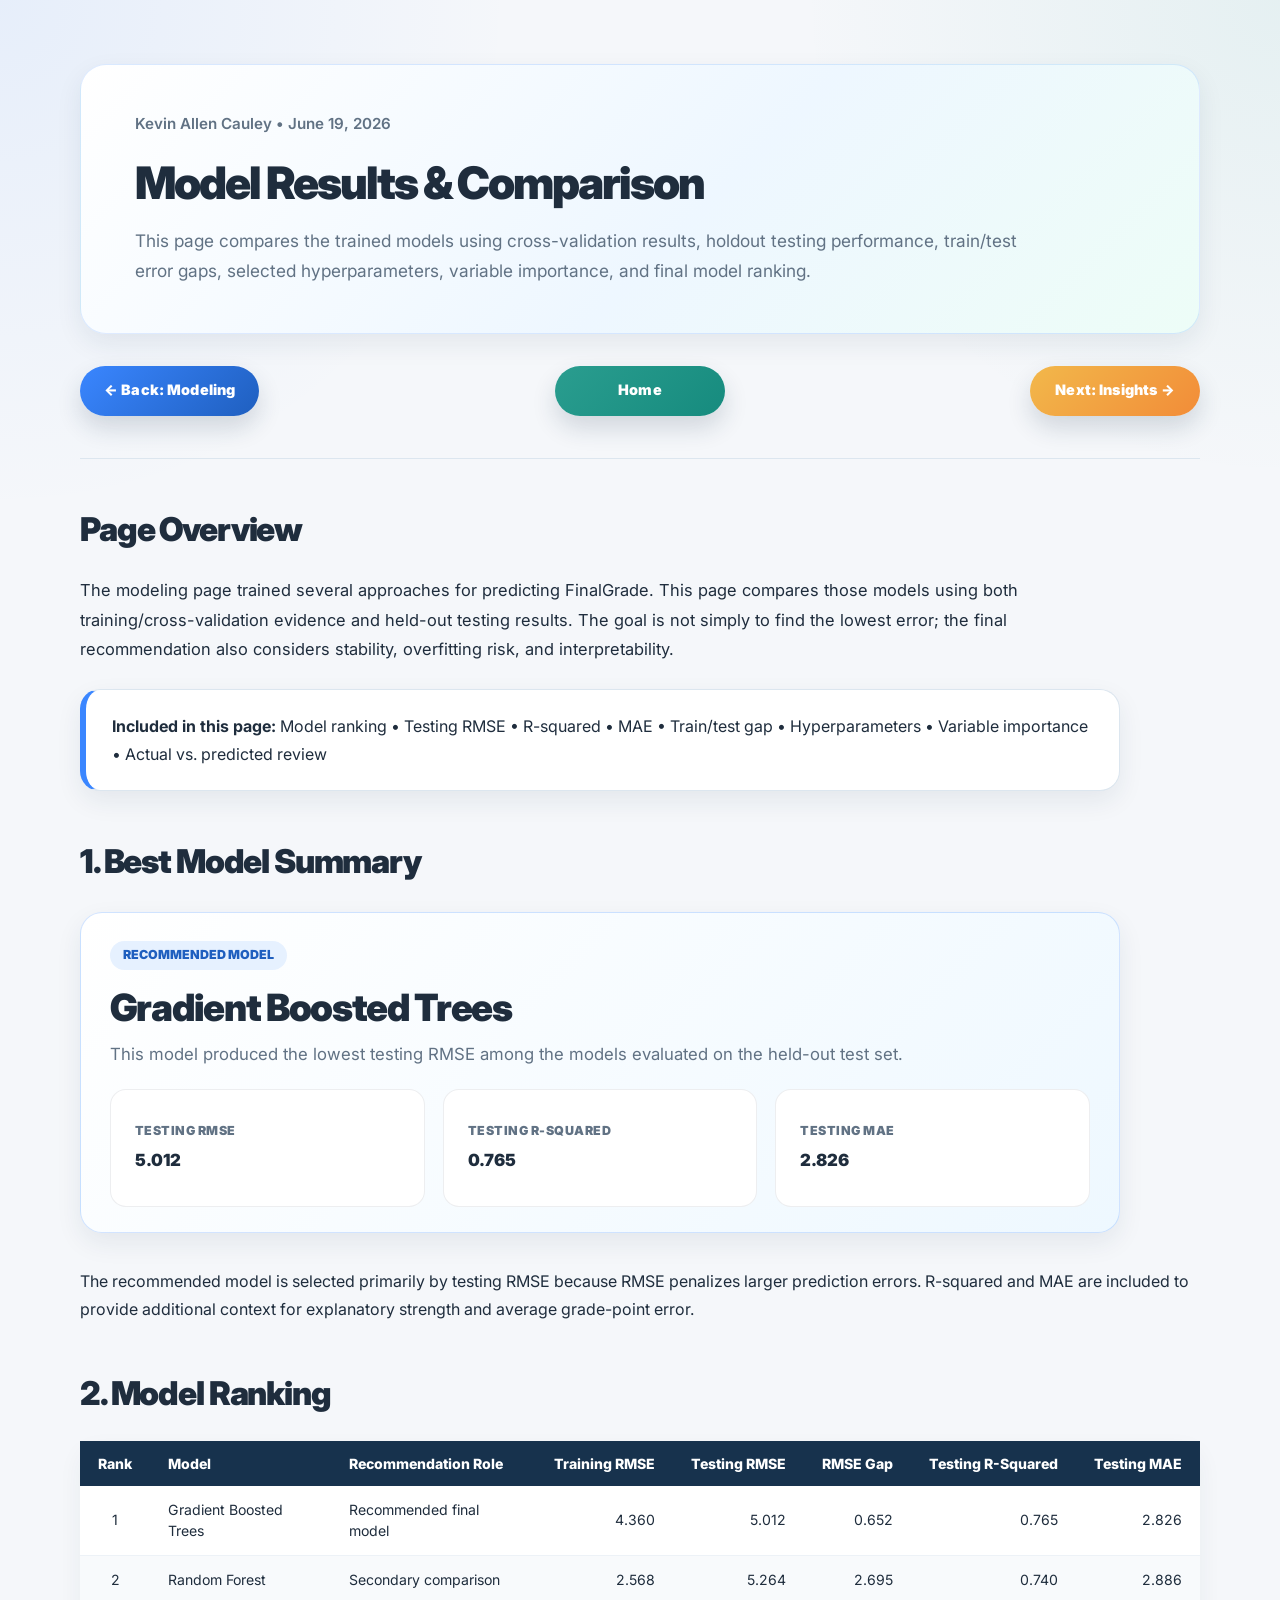
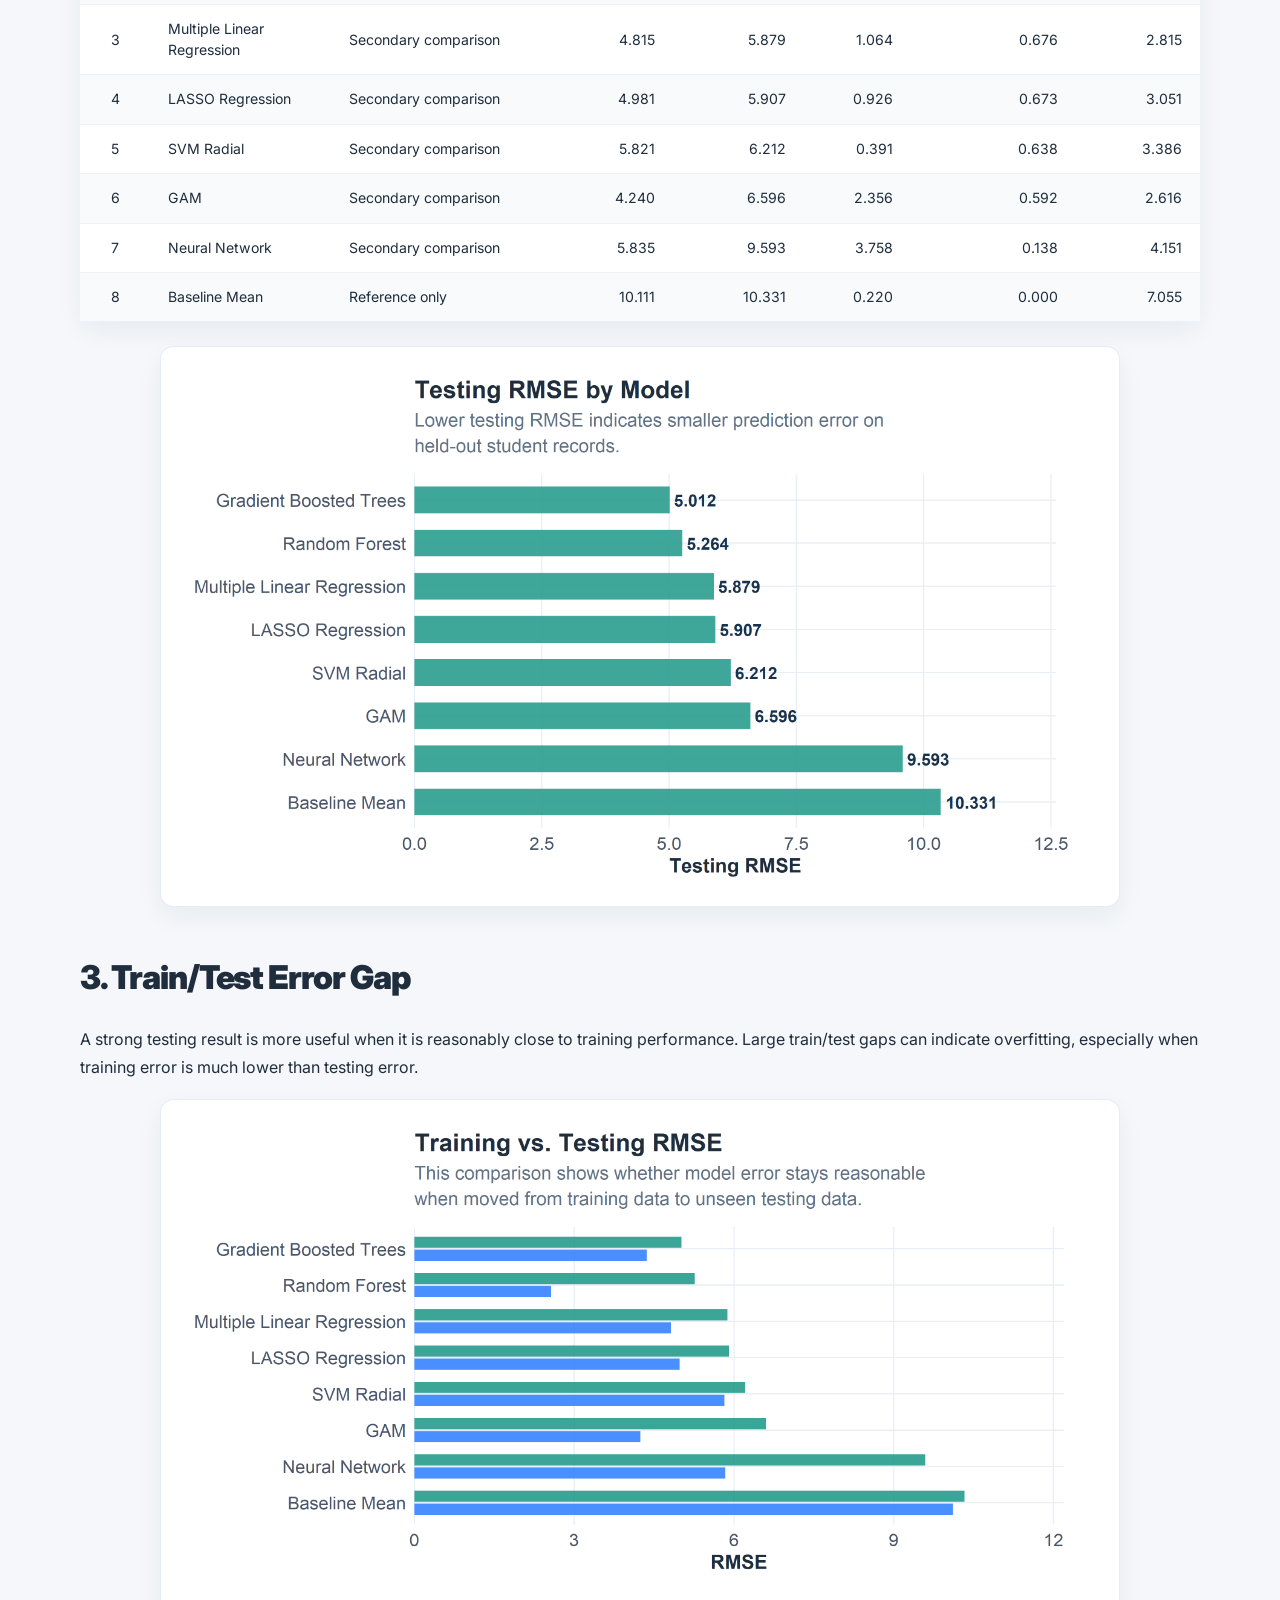
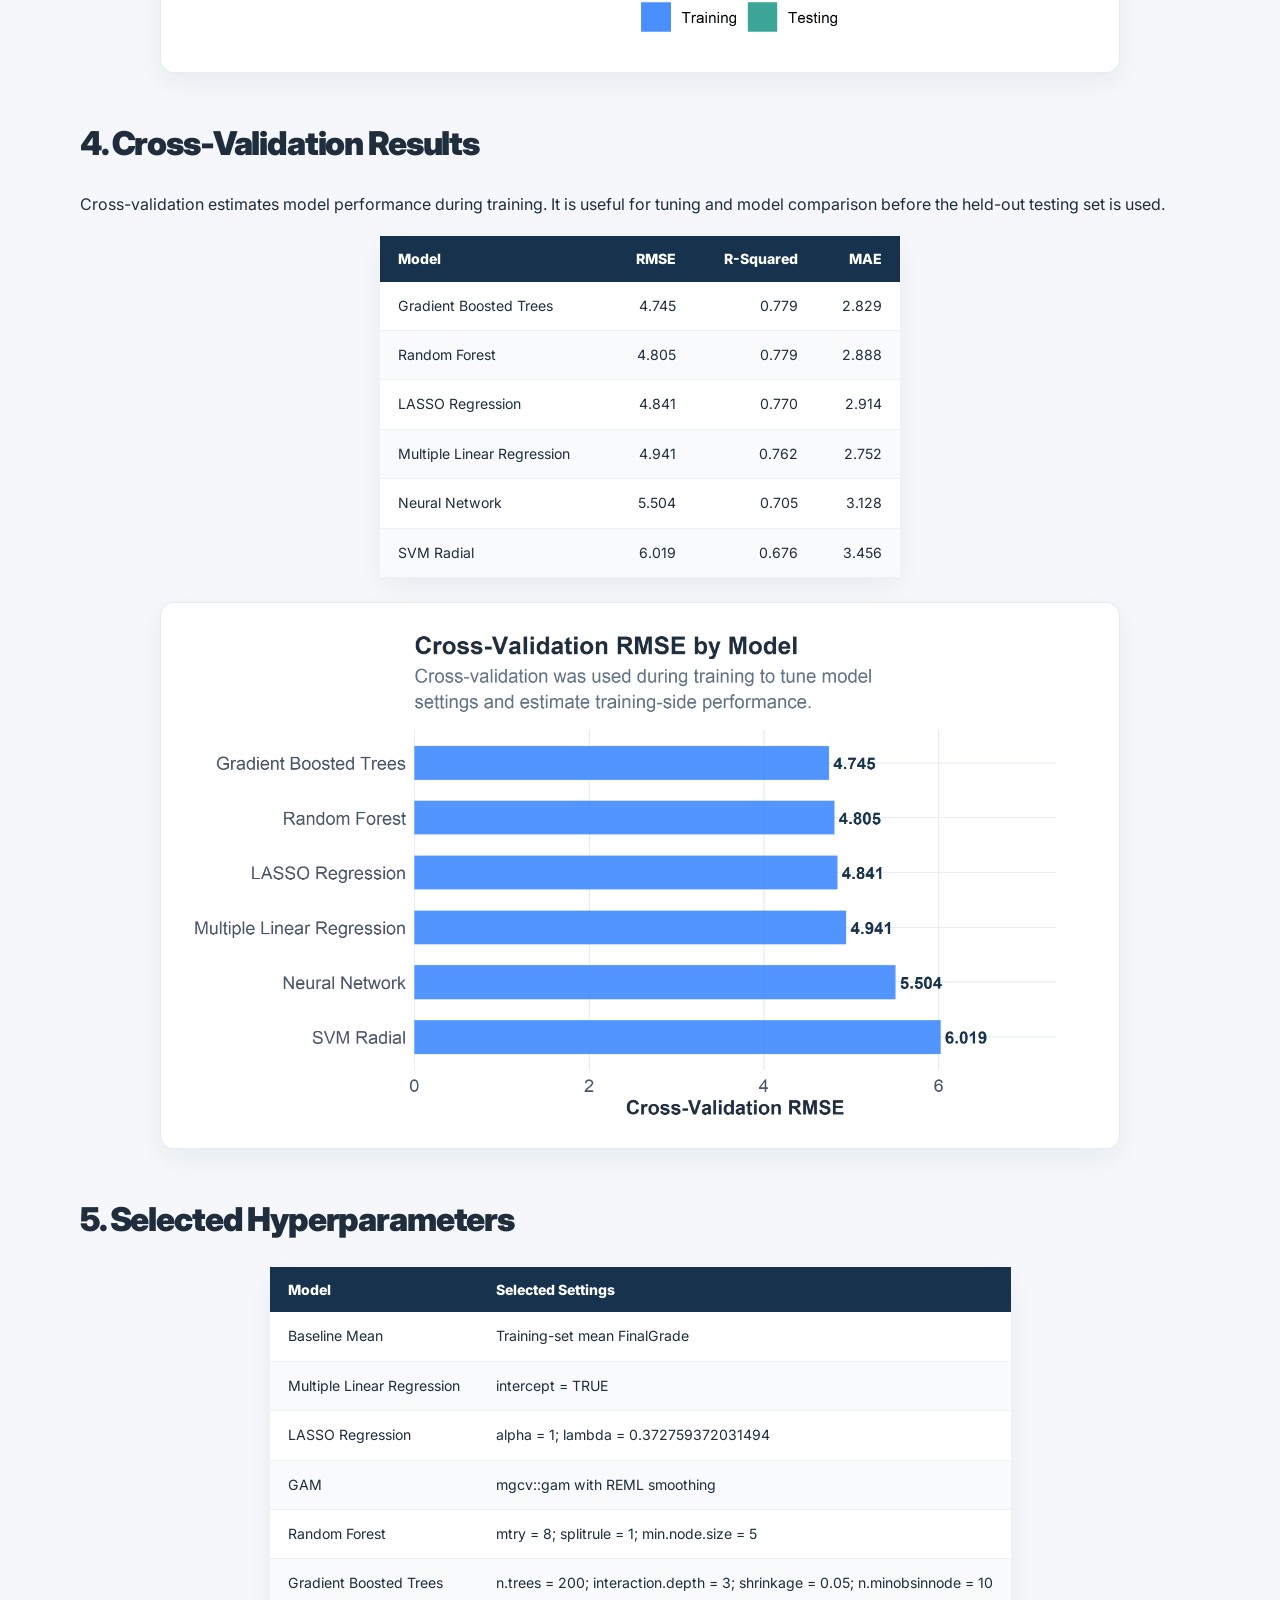
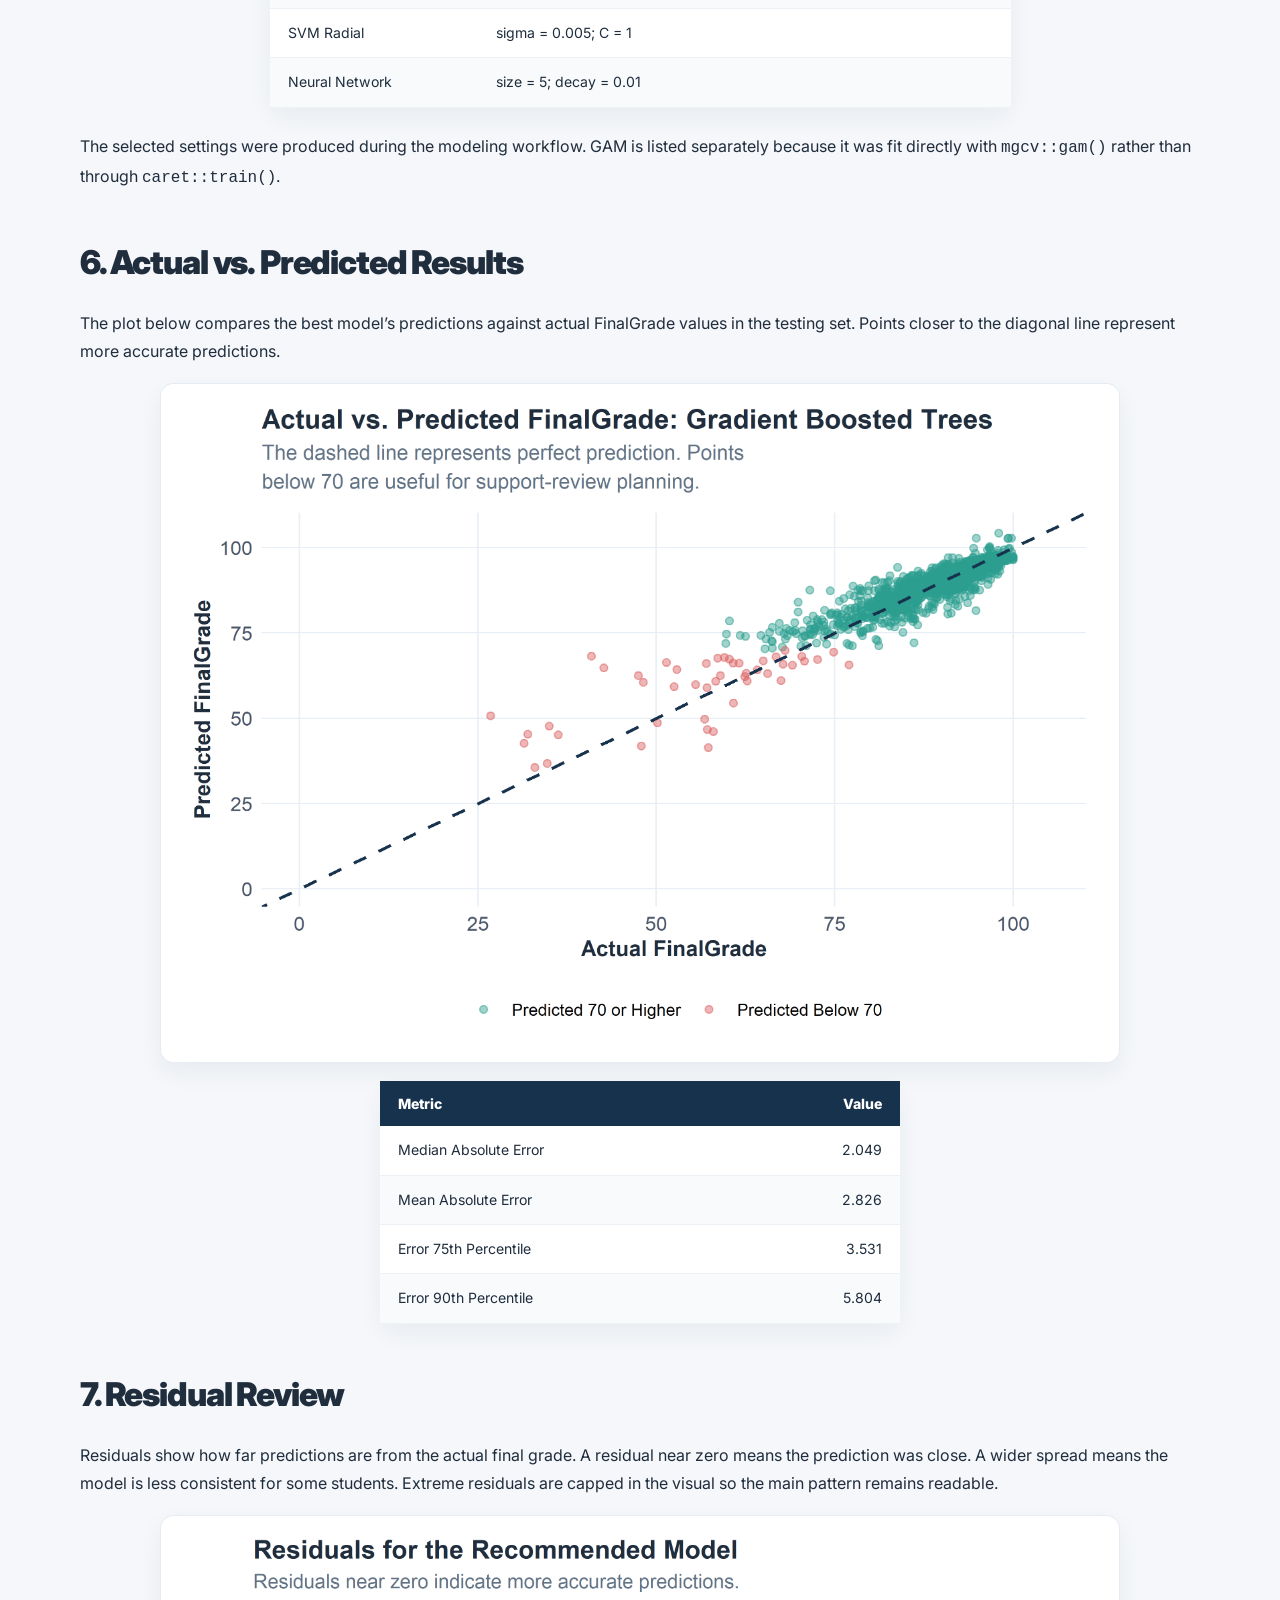
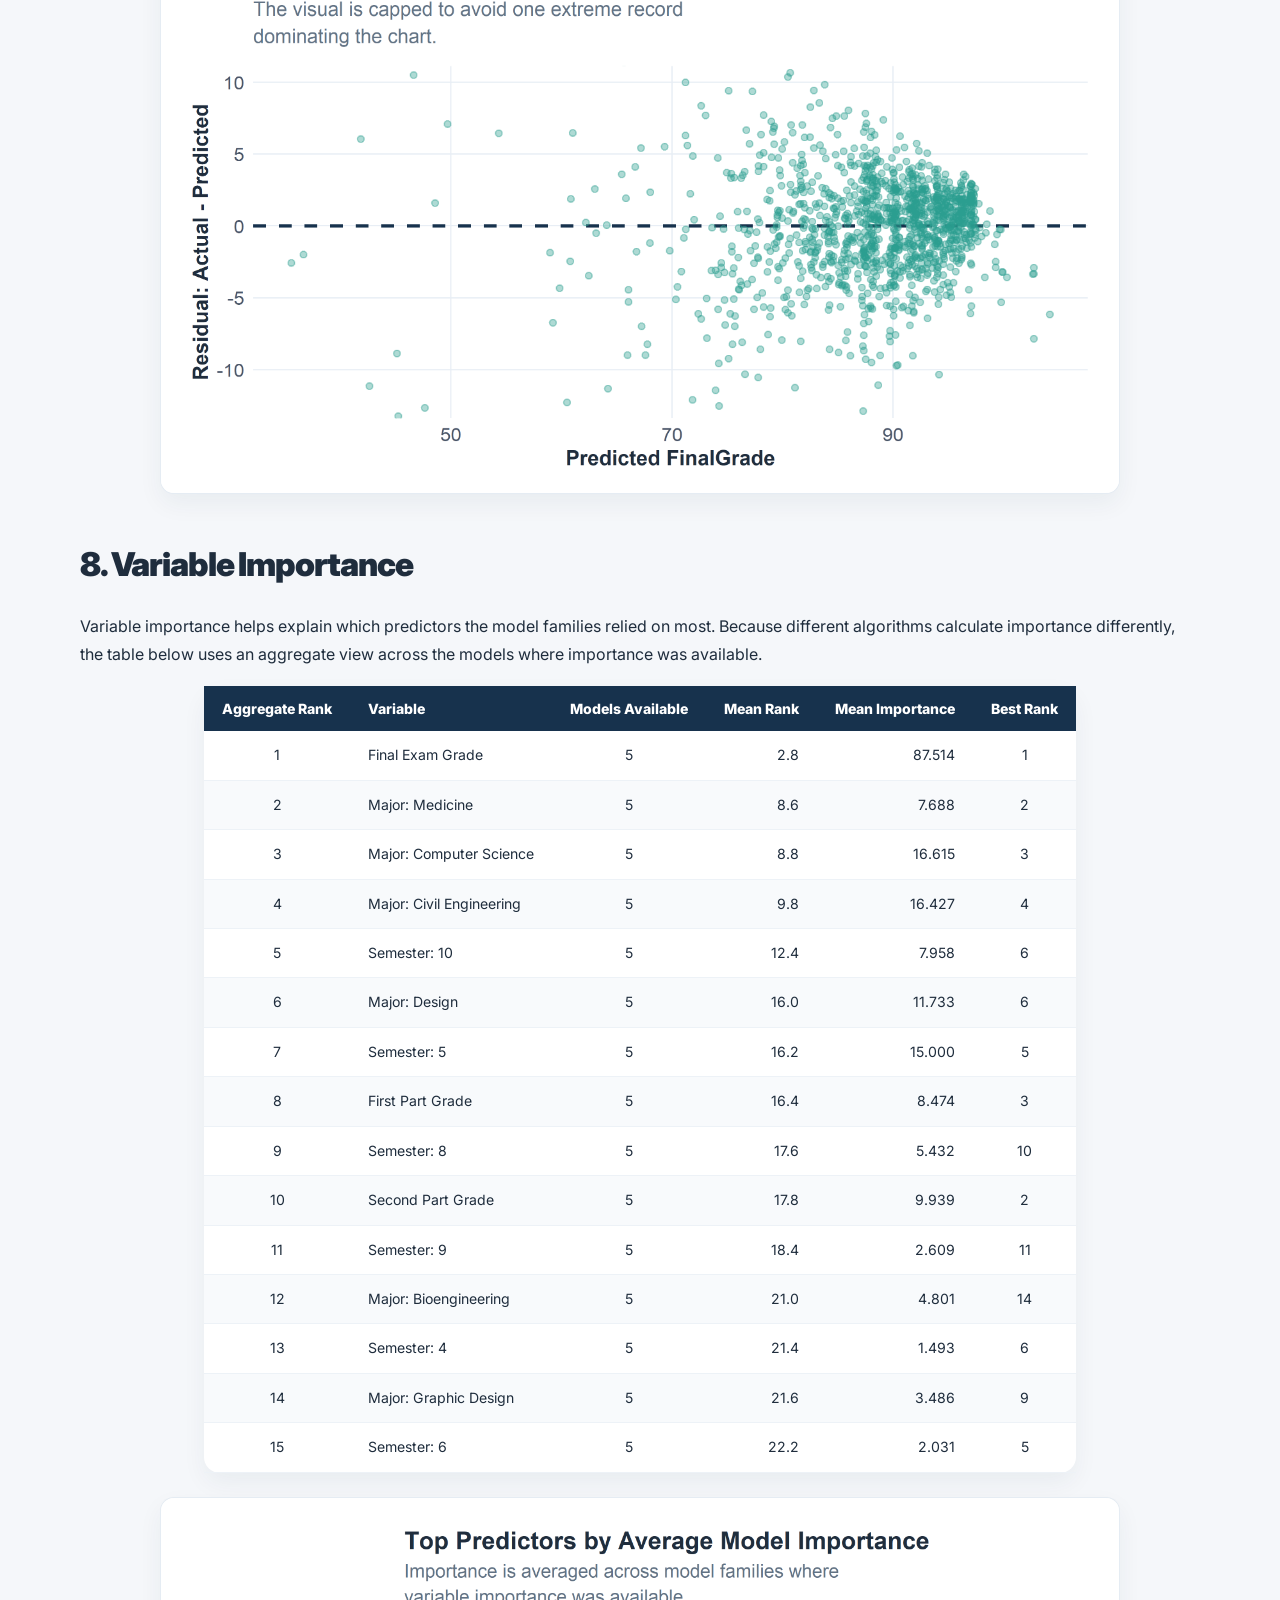
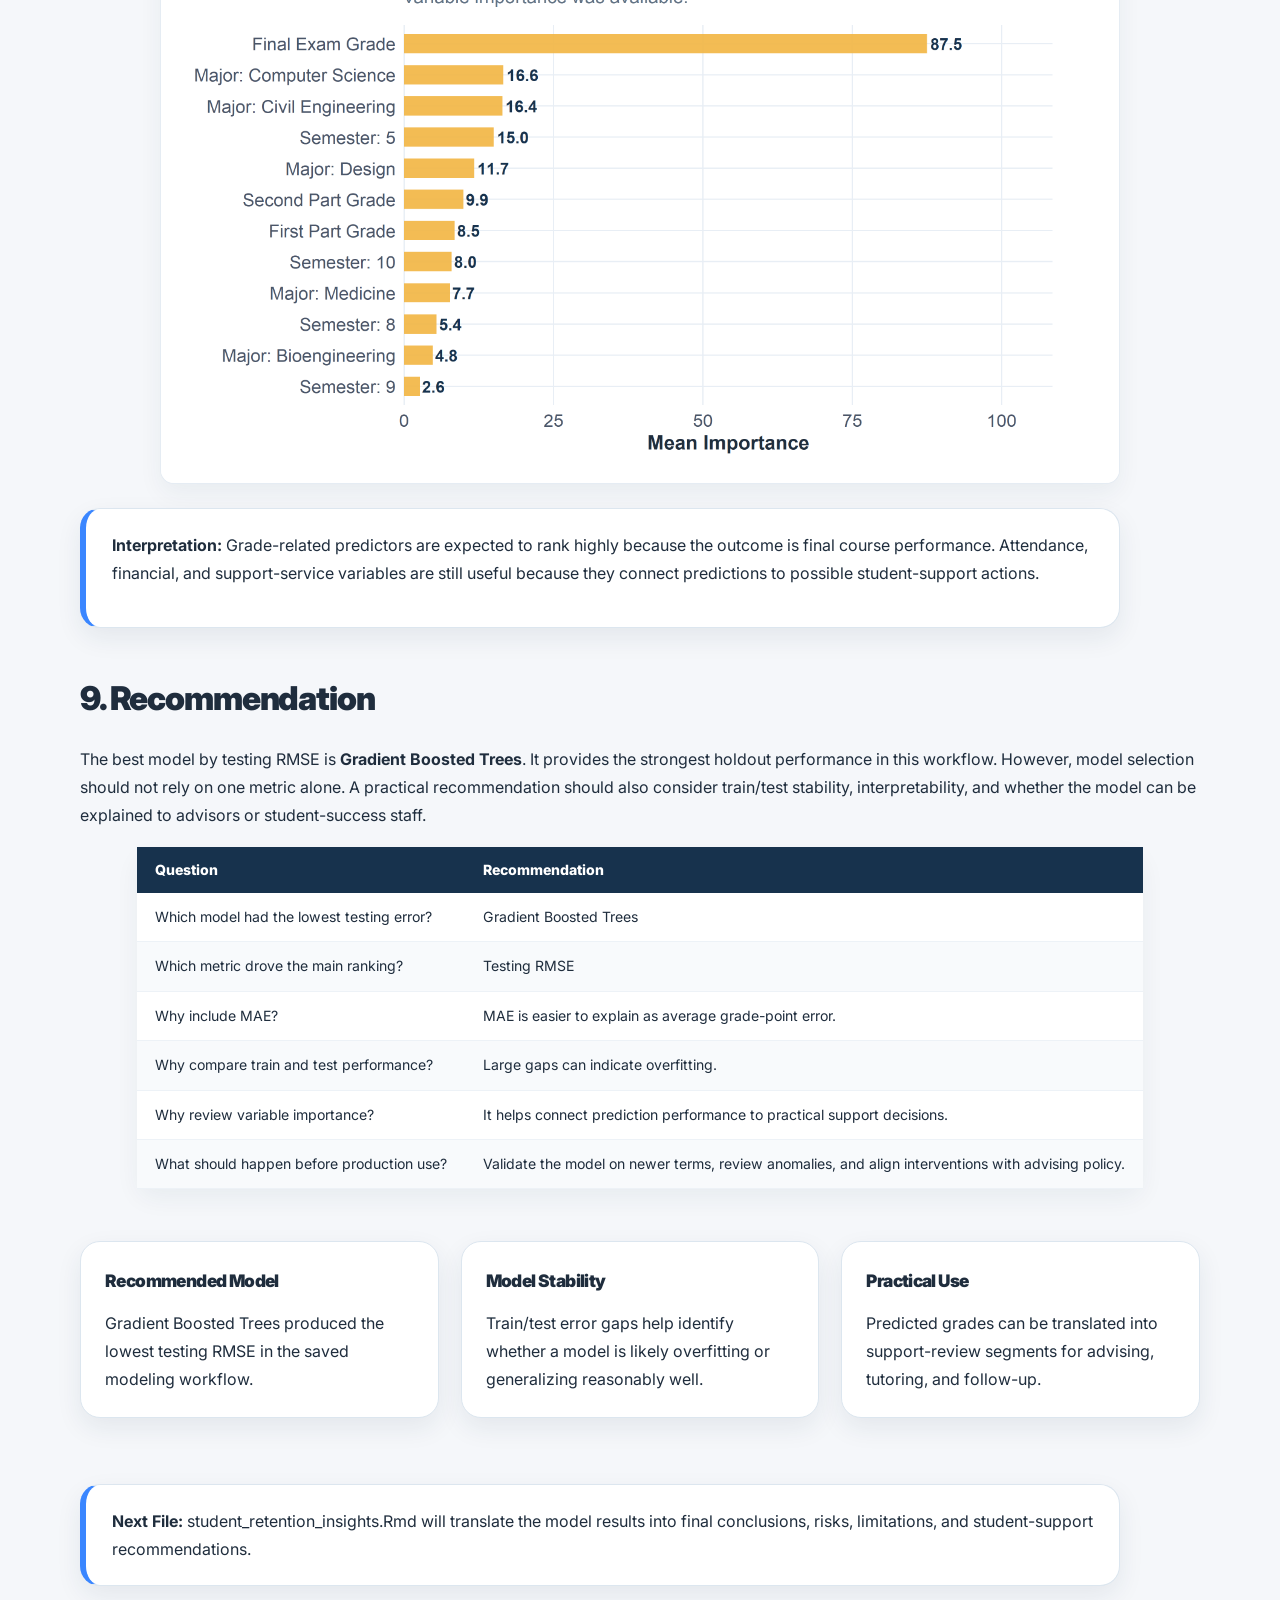
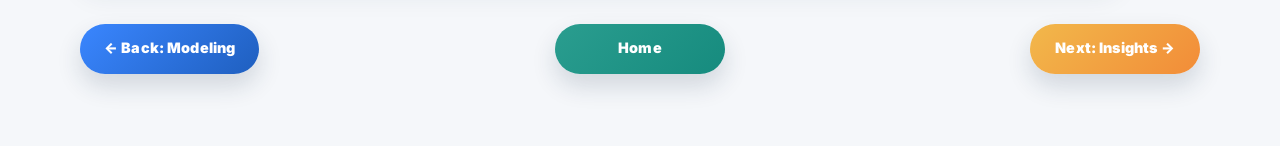
<file: docs/student_retention_results.html>
<!DOCTYPE html>

<html>

<head>

<meta charset="utf-8" />
<meta name="generator" content="pandoc" />
<meta http-equiv="X-UA-Compatible" content="IE=EDGE" />

<meta name="viewport" content="width=device-width, initial-scale=1" />



<title>Student Retention Results | Kevin Cauley</title>

<script src="student_retention_results_files/header-attrs-2.31/header-attrs.js"></script>
<script src="student_retention_results_files/kePrint-0.0.1/kePrint.js"></script>
<link href="student_retention_results_files/lightable-0.0.1/lightable.css" rel="stylesheet" />
<meta name="viewport" content="width=device-width, initial-scale=1.0">

<style type="text/css">
  code{white-space: pre-wrap;}
  span.smallcaps{font-variant: small-caps;}
  span.underline{text-decoration: underline;}
  div.column{display: inline-block; vertical-align: top; width: 50%;}
  div.hanging-indent{margin-left: 1.5em; text-indent: -1.5em;}
  ul.task-list{list-style: none;}
    </style>







<link rel="stylesheet" href="assets/styles.css?v=20260619" type="text/css" />




</head>

<body>




<h1 class="title toc-ignore">Student Retention Results | Kevin
Cauley</h1>



<div class="main-container">
  <div class="report-container">

  <div class="hero-section">

    <p class="hero-meta">
      Kevin Allen Cauley • June 19, 2026
    </p>
    
    <h1 class="hero-title">Model Results & Comparison</h1>

    <p class="hero-subtitle">
      This page compares the trained models using cross-validation results, holdout testing performance, train/test error gaps, selected hyperparameters, variable importance, and final model ranking.
    </p>

  </div>
  
  <div class="page-nav">
  <a href="student_retention_modeling.html" class="nav-pill nav-back">← Back: Modeling</a>
  <a href="index.html" class="nav-pill nav-home">Home</a>
  <a href="student_retention_insights.html" class="nav-pill nav-next">Next: Insights →</a>
  </div>

  <hr class="section-divider">

  <h2>Page Overview</h2>

  <div class="section-intro">
    The modeling page trained several approaches for predicting FinalGrade. This page compares those models using both training/cross-validation evidence and held-out testing results. The goal is not simply to find the lowest error; the final recommendation also considers stability, overfitting risk, and interpretability.
  </div>

  <div class="takeaway-box">
    <b>Included in this page:</b> Model ranking • Testing RMSE • R-squared • MAE • Train/test gap • Hyperparameters • Variable importance • Actual vs. predicted review
  </div>
<div id="best-model-summary" class="section level2">
<h2>1. Best Model Summary</h2>
<div class="model-highlight-card results-hero-card">
  <div class="model-badge">RECOMMENDED MODEL</div>
  <h3 class="model-title">Gradient Boosted Trees</h3>
  <p class="model-subtitle">
    This model produced the lowest testing RMSE among the models evaluated on the held-out test set.
  </p>
  <div class="model-metrics">
    <div class="metric-box">
      <span class="metric-label">Testing RMSE</span>
      <span class="metric-value">5.012</span>
    </div>
    <div class="metric-box">
      <span class="metric-label">Testing R-Squared</span>
      <span class="metric-value">0.765</span>
    </div>
    <div class="metric-box">
      <span class="metric-label">Testing MAE</span>
      <span class="metric-value">2.826</span>
    </div>
  </div>
</div>
<p>The recommended model is selected primarily by testing RMSE because
RMSE penalizes larger prediction errors. R-squared and MAE are included
to provide additional context for explanatory strength and average
grade-point error.</p>
</div>
<div id="model-ranking" class="section level2">
<h2>2. Model Ranking</h2>
<table class="table table-striped table-hover table-condensed table-responsive" style="color: black; margin-left: auto; margin-right: auto;">
<thead>
<tr>
<th style="text-align:center;">
Rank
</th>
<th style="text-align:left;">
Model
</th>
<th style="text-align:left;">
Recommendation Role
</th>
<th style="text-align:right;">
Training RMSE
</th>
<th style="text-align:right;">
Testing RMSE
</th>
<th style="text-align:right;">
RMSE Gap
</th>
<th style="text-align:right;">
Testing R-Squared
</th>
<th style="text-align:right;">
Testing MAE
</th>
</tr>
</thead>
<tbody>
<tr>
<td style="text-align:center;">
1
</td>
<td style="text-align:left;">
Gradient Boosted Trees
</td>
<td style="text-align:left;">
Recommended final model
</td>
<td style="text-align:right;">
4.360
</td>
<td style="text-align:right;">
5.012
</td>
<td style="text-align:right;">
0.652
</td>
<td style="text-align:right;">
0.765
</td>
<td style="text-align:right;">
2.826
</td>
</tr>
<tr>
<td style="text-align:center;">
2
</td>
<td style="text-align:left;">
Random Forest
</td>
<td style="text-align:left;">
Secondary comparison
</td>
<td style="text-align:right;">
2.568
</td>
<td style="text-align:right;">
5.264
</td>
<td style="text-align:right;">
2.695
</td>
<td style="text-align:right;">
0.740
</td>
<td style="text-align:right;">
2.886
</td>
</tr>
<tr>
<td style="text-align:center;">
3
</td>
<td style="text-align:left;">
Multiple Linear Regression
</td>
<td style="text-align:left;">
Secondary comparison
</td>
<td style="text-align:right;">
4.815
</td>
<td style="text-align:right;">
5.879
</td>
<td style="text-align:right;">
1.064
</td>
<td style="text-align:right;">
0.676
</td>
<td style="text-align:right;">
2.815
</td>
</tr>
<tr>
<td style="text-align:center;">
4
</td>
<td style="text-align:left;">
LASSO Regression
</td>
<td style="text-align:left;">
Secondary comparison
</td>
<td style="text-align:right;">
4.981
</td>
<td style="text-align:right;">
5.907
</td>
<td style="text-align:right;">
0.926
</td>
<td style="text-align:right;">
0.673
</td>
<td style="text-align:right;">
3.051
</td>
</tr>
<tr>
<td style="text-align:center;">
5
</td>
<td style="text-align:left;">
SVM Radial
</td>
<td style="text-align:left;">
Secondary comparison
</td>
<td style="text-align:right;">
5.821
</td>
<td style="text-align:right;">
6.212
</td>
<td style="text-align:right;">
0.391
</td>
<td style="text-align:right;">
0.638
</td>
<td style="text-align:right;">
3.386
</td>
</tr>
<tr>
<td style="text-align:center;">
6
</td>
<td style="text-align:left;">
GAM
</td>
<td style="text-align:left;">
Secondary comparison
</td>
<td style="text-align:right;">
4.240
</td>
<td style="text-align:right;">
6.596
</td>
<td style="text-align:right;">
2.356
</td>
<td style="text-align:right;">
0.592
</td>
<td style="text-align:right;">
2.616
</td>
</tr>
<tr>
<td style="text-align:center;">
7
</td>
<td style="text-align:left;">
Neural Network
</td>
<td style="text-align:left;">
Secondary comparison
</td>
<td style="text-align:right;">
5.835
</td>
<td style="text-align:right;">
9.593
</td>
<td style="text-align:right;">
3.758
</td>
<td style="text-align:right;">
0.138
</td>
<td style="text-align:right;">
4.151
</td>
</tr>
<tr>
<td style="text-align:center;">
8
</td>
<td style="text-align:left;">
Baseline Mean
</td>
<td style="text-align:left;">
Reference only
</td>
<td style="text-align:right;">
10.111
</td>
<td style="text-align:right;">
10.331
</td>
<td style="text-align:right;">
0.220
</td>
<td style="text-align:right;">
0.000
</td>
<td style="text-align:right;">
7.055
</td>
</tr>
</tbody>
</table>
<p><img src="student_retention_results_files/figure-html/05-model-ranking-plot-1.png" alt="" width="78%" style="display: block; margin: auto;" /></p>
</div>
<div id="traintest-error-gap" class="section level2">
<h2>3. Train/Test Error Gap</h2>
<p>A strong testing result is more useful when it is reasonably close to
training performance. Large train/test gaps can indicate overfitting,
especially when training error is much lower than testing error.</p>
<p><img src="student_retention_results_files/figure-html/06-train-test-gap-plot-1.png" alt="" width="78%" style="display: block; margin: auto;" /></p>
</div>
<div id="cross-validation-results" class="section level2">
<h2>4. Cross-Validation Results</h2>
<p>Cross-validation estimates model performance during training. It is
useful for tuning and model comparison before the held-out testing set
is used.</p>
<table class="table table-striped table-hover table-condensed table-responsive" style="color: black; width: auto !important; margin-left: auto; margin-right: auto;">
<thead>
<tr>
<th style="text-align:left;">
Model
</th>
<th style="text-align:right;">
RMSE
</th>
<th style="text-align:right;">
R-Squared
</th>
<th style="text-align:right;">
MAE
</th>
</tr>
</thead>
<tbody>
<tr>
<td style="text-align:left;">
Gradient Boosted Trees
</td>
<td style="text-align:right;">
4.745
</td>
<td style="text-align:right;">
0.779
</td>
<td style="text-align:right;">
2.829
</td>
</tr>
<tr>
<td style="text-align:left;">
Random Forest
</td>
<td style="text-align:right;">
4.805
</td>
<td style="text-align:right;">
0.779
</td>
<td style="text-align:right;">
2.888
</td>
</tr>
<tr>
<td style="text-align:left;">
LASSO Regression
</td>
<td style="text-align:right;">
4.841
</td>
<td style="text-align:right;">
0.770
</td>
<td style="text-align:right;">
2.914
</td>
</tr>
<tr>
<td style="text-align:left;">
Multiple Linear Regression
</td>
<td style="text-align:right;">
4.941
</td>
<td style="text-align:right;">
0.762
</td>
<td style="text-align:right;">
2.752
</td>
</tr>
<tr>
<td style="text-align:left;">
Neural Network
</td>
<td style="text-align:right;">
5.504
</td>
<td style="text-align:right;">
0.705
</td>
<td style="text-align:right;">
3.128
</td>
</tr>
<tr>
<td style="text-align:left;">
SVM Radial
</td>
<td style="text-align:right;">
6.019
</td>
<td style="text-align:right;">
0.676
</td>
<td style="text-align:right;">
3.456
</td>
</tr>
</tbody>
</table>
<p><img src="student_retention_results_files/figure-html/07-cv-results-plot-1.png" alt="" width="78%" style="display: block; margin: auto;" /></p>
</div>
<div id="selected-hyperparameters" class="section level2">
<h2>5. Selected Hyperparameters</h2>
<table class="table table-striped table-hover table-condensed table-responsive" style="color: black; margin-left: auto; margin-right: auto;">
<thead>
<tr>
<th style="text-align:left;">
Model
</th>
<th style="text-align:left;">
Selected Settings
</th>
</tr>
</thead>
<tbody>
<tr>
<td style="text-align:left;">
Baseline Mean
</td>
<td style="text-align:left;">
Training-set mean FinalGrade
</td>
</tr>
<tr>
<td style="text-align:left;">
Multiple Linear Regression
</td>
<td style="text-align:left;">
intercept = TRUE
</td>
</tr>
<tr>
<td style="text-align:left;">
LASSO Regression
</td>
<td style="text-align:left;">
alpha = 1; lambda = 0.372759372031494
</td>
</tr>
<tr>
<td style="text-align:left;">
GAM
</td>
<td style="text-align:left;">
mgcv::gam with REML smoothing
</td>
</tr>
<tr>
<td style="text-align:left;">
Random Forest
</td>
<td style="text-align:left;">
mtry = 8; splitrule = 1; min.node.size = 5
</td>
</tr>
<tr>
<td style="text-align:left;">
Gradient Boosted Trees
</td>
<td style="text-align:left;">
n.trees = 200; interaction.depth = 3; shrinkage = 0.05; n.minobsinnode =
10
</td>
</tr>
<tr>
<td style="text-align:left;">
SVM Radial
</td>
<td style="text-align:left;">
sigma = 0.005; C = 1
</td>
</tr>
<tr>
<td style="text-align:left;">
Neural Network
</td>
<td style="text-align:left;">
size = 5; decay = 0.01
</td>
</tr>
</tbody>
</table>
<p>The selected settings were produced during the modeling workflow. GAM
is listed separately because it was fit directly with
<code>mgcv::gam()</code> rather than through
<code>caret::train()</code>.</p>
</div>
<div id="actual-vs.-predicted-results" class="section level2">
<h2>6. Actual vs. Predicted Results</h2>
<p>The plot below compares the best model’s predictions against actual
FinalGrade values in the testing set. Points closer to the diagonal line
represent more accurate predictions.</p>
<p><img src="student_retention_results_files/figure-html/09-actual-vs-predicted-plot-1.png" alt="" width="74%" style="display: block; margin: auto;" /></p>
<table class="table table-striped table-hover table-condensed table-responsive" style="color: black; width: auto !important; margin-left: auto; margin-right: auto;">
<thead>
<tr>
<th style="text-align:left;">
Metric
</th>
<th style="text-align:right;">
Value
</th>
</tr>
</thead>
<tbody>
<tr>
<td style="text-align:left;">
Median Absolute Error
</td>
<td style="text-align:right;">
2.049
</td>
</tr>
<tr>
<td style="text-align:left;">
Mean Absolute Error
</td>
<td style="text-align:right;">
2.826
</td>
</tr>
<tr>
<td style="text-align:left;">
Error 75th Percentile
</td>
<td style="text-align:right;">
3.531
</td>
</tr>
<tr>
<td style="text-align:left;">
Error 90th Percentile
</td>
<td style="text-align:right;">
5.804
</td>
</tr>
</tbody>
</table>
</div>
<div id="residual-review" class="section level2">
<h2>7. Residual Review</h2>
<p>Residuals show how far predictions are from the actual final grade. A
residual near zero means the prediction was close. A wider spread means
the model is less consistent for some students. Extreme residuals are
capped in the visual so the main pattern remains readable.</p>
<p><img src="student_retention_results_files/figure-html/10-residual-plot-1.png" alt="" width="76%" style="display: block; margin: auto;" /></p>
</div>
<div id="variable-importance" class="section level2">
<h2>8. Variable Importance</h2>
<p>Variable importance helps explain which predictors the model families
relied on most. Because different algorithms calculate importance
differently, the table below uses an aggregate view across the models
where importance was available.</p>
<table class="table table-striped table-hover table-condensed table-responsive" style="color: black; margin-left: auto; margin-right: auto;">
<thead>
<tr>
<th style="text-align:center;">
Aggregate Rank
</th>
<th style="text-align:left;">
Variable
</th>
<th style="text-align:center;">
Models Available
</th>
<th style="text-align:right;">
Mean Rank
</th>
<th style="text-align:right;">
Mean Importance
</th>
<th style="text-align:center;">
Best Rank
</th>
</tr>
</thead>
<tbody>
<tr>
<td style="text-align:center;">
1
</td>
<td style="text-align:left;">
Final Exam Grade
</td>
<td style="text-align:center;">
5
</td>
<td style="text-align:right;">
2.8
</td>
<td style="text-align:right;">
87.514
</td>
<td style="text-align:center;">
1
</td>
</tr>
<tr>
<td style="text-align:center;">
2
</td>
<td style="text-align:left;">
Major: Medicine
</td>
<td style="text-align:center;">
5
</td>
<td style="text-align:right;">
8.6
</td>
<td style="text-align:right;">
7.688
</td>
<td style="text-align:center;">
2
</td>
</tr>
<tr>
<td style="text-align:center;">
3
</td>
<td style="text-align:left;">
Major: Computer Science
</td>
<td style="text-align:center;">
5
</td>
<td style="text-align:right;">
8.8
</td>
<td style="text-align:right;">
16.615
</td>
<td style="text-align:center;">
3
</td>
</tr>
<tr>
<td style="text-align:center;">
4
</td>
<td style="text-align:left;">
Major: Civil Engineering
</td>
<td style="text-align:center;">
5
</td>
<td style="text-align:right;">
9.8
</td>
<td style="text-align:right;">
16.427
</td>
<td style="text-align:center;">
4
</td>
</tr>
<tr>
<td style="text-align:center;">
5
</td>
<td style="text-align:left;">
Semester: 10
</td>
<td style="text-align:center;">
5
</td>
<td style="text-align:right;">
12.4
</td>
<td style="text-align:right;">
7.958
</td>
<td style="text-align:center;">
6
</td>
</tr>
<tr>
<td style="text-align:center;">
6
</td>
<td style="text-align:left;">
Major: Design
</td>
<td style="text-align:center;">
5
</td>
<td style="text-align:right;">
16.0
</td>
<td style="text-align:right;">
11.733
</td>
<td style="text-align:center;">
6
</td>
</tr>
<tr>
<td style="text-align:center;">
7
</td>
<td style="text-align:left;">
Semester: 5
</td>
<td style="text-align:center;">
5
</td>
<td style="text-align:right;">
16.2
</td>
<td style="text-align:right;">
15.000
</td>
<td style="text-align:center;">
5
</td>
</tr>
<tr>
<td style="text-align:center;">
8
</td>
<td style="text-align:left;">
First Part Grade
</td>
<td style="text-align:center;">
5
</td>
<td style="text-align:right;">
16.4
</td>
<td style="text-align:right;">
8.474
</td>
<td style="text-align:center;">
3
</td>
</tr>
<tr>
<td style="text-align:center;">
9
</td>
<td style="text-align:left;">
Semester: 8
</td>
<td style="text-align:center;">
5
</td>
<td style="text-align:right;">
17.6
</td>
<td style="text-align:right;">
5.432
</td>
<td style="text-align:center;">
10
</td>
</tr>
<tr>
<td style="text-align:center;">
10
</td>
<td style="text-align:left;">
Second Part Grade
</td>
<td style="text-align:center;">
5
</td>
<td style="text-align:right;">
17.8
</td>
<td style="text-align:right;">
9.939
</td>
<td style="text-align:center;">
2
</td>
</tr>
<tr>
<td style="text-align:center;">
11
</td>
<td style="text-align:left;">
Semester: 9
</td>
<td style="text-align:center;">
5
</td>
<td style="text-align:right;">
18.4
</td>
<td style="text-align:right;">
2.609
</td>
<td style="text-align:center;">
11
</td>
</tr>
<tr>
<td style="text-align:center;">
12
</td>
<td style="text-align:left;">
Major: Bioengineering
</td>
<td style="text-align:center;">
5
</td>
<td style="text-align:right;">
21.0
</td>
<td style="text-align:right;">
4.801
</td>
<td style="text-align:center;">
14
</td>
</tr>
<tr>
<td style="text-align:center;">
13
</td>
<td style="text-align:left;">
Semester: 4
</td>
<td style="text-align:center;">
5
</td>
<td style="text-align:right;">
21.4
</td>
<td style="text-align:right;">
1.493
</td>
<td style="text-align:center;">
6
</td>
</tr>
<tr>
<td style="text-align:center;">
14
</td>
<td style="text-align:left;">
Major: Graphic Design
</td>
<td style="text-align:center;">
5
</td>
<td style="text-align:right;">
21.6
</td>
<td style="text-align:right;">
3.486
</td>
<td style="text-align:center;">
9
</td>
</tr>
<tr>
<td style="text-align:center;">
15
</td>
<td style="text-align:left;">
Semester: 6
</td>
<td style="text-align:center;">
5
</td>
<td style="text-align:right;">
22.2
</td>
<td style="text-align:right;">
2.031
</td>
<td style="text-align:center;">
5
</td>
</tr>
</tbody>
</table>
<p><img src="student_retention_results_files/figure-html/11-variable-importance-plot-1.png" alt="" width="78%" style="display: block; margin: auto;" /></p>
<div class="takeaway-box">
<p><b>Interpretation:</b> Grade-related predictors are expected to rank
highly because the outcome is final course performance. Attendance,
financial, and support-service variables are still useful because they
connect predictions to possible student-support actions.</p>
</div>
</div>
<div id="recommendation" class="section level2">
<h2>9. Recommendation</h2>
<p>The best model by testing RMSE is <strong>Gradient Boosted
Trees</strong>. It provides the strongest holdout performance in this
workflow. However, model selection should not rely on one metric alone.
A practical recommendation should also consider train/test stability,
interpretability, and whether the model can be explained to advisors or
student-success staff.</p>
<table class="table table-striped table-hover table-condensed table-responsive" style="color: black; margin-left: auto; margin-right: auto;">
<thead>
<tr>
<th style="text-align:left;">
Question
</th>
<th style="text-align:left;">
Recommendation
</th>
</tr>
</thead>
<tbody>
<tr>
<td style="text-align:left;">
Which model had the lowest testing error?
</td>
<td style="text-align:left;">
Gradient Boosted Trees
</td>
</tr>
<tr>
<td style="text-align:left;">
Which metric drove the main ranking?
</td>
<td style="text-align:left;">
Testing RMSE
</td>
</tr>
<tr>
<td style="text-align:left;">
Why include MAE?
</td>
<td style="text-align:left;">
MAE is easier to explain as average grade-point error.
</td>
</tr>
<tr>
<td style="text-align:left;">
Why compare train and test performance?
</td>
<td style="text-align:left;">
Large gaps can indicate overfitting.
</td>
</tr>
<tr>
<td style="text-align:left;">
Why review variable importance?
</td>
<td style="text-align:left;">
It helps connect prediction performance to practical support decisions.
</td>
</tr>
<tr>
<td style="text-align:left;">
What should happen before production use?
</td>
<td style="text-align:left;">
Validate the model on newer terms, review anomalies, and align
interventions with advising policy.
</td>
</tr>
</tbody>
</table>
  <div class="grid-3">

    <div class="card">
      <h4>Recommended Model</h4>
      <p>
        Gradient Boosted Trees produced the lowest testing RMSE in the saved modeling workflow.
      </p>
    </div>

    <div class="card">
      <h4>Model Stability</h4>
      <p>
        Train/test error gaps help identify whether a model is likely overfitting or generalizing reasonably well.
      </p>
    </div>

    <div class="card">
      <h4>Practical Use</h4>
      <p>
        Predicted grades can be translated into support-review segments for advising, tutoring, and follow-up.
      </p>
    </div>

  </div>
  <div class="takeaway-box">
    <b>Next File:</b> student_retention_insights.Rmd will translate the model results into final conclusions, risks, limitations, and student-support recommendations.
  </div>

  <div class="page-nav bottom-nav">
    <a href="student_retention_modeling.html" class="nav-pill nav-back">← Back: Modeling</a>
    <a href="index.html" class="nav-pill nav-home">Home</a>
    <a href="student_retention_insights.html" class="nav-pill nav-next">Next: Insights →</a>
  </div>

  </div>
</div>
</div>



<!-- code folding -->


<!-- dynamically load mathjax for compatibility with self-contained -->
<script>
  (function () {
    var script = document.createElement("script");
    script.type = "text/javascript";
    script.src  = "https://mathjax.rstudio.com/latest/MathJax.js?config=TeX-AMS-MML_HTMLorMML";
    document.getElementsByTagName("head")[0].appendChild(script);
  })();
</script>

</body>
</html>
</file>
<file: docs/assets/styles.css>
@import url("https://fonts.googleapis.com/css2?family=Inter:wght@400;500;600;700;800;900&display=swap");

/* =========================================================
   STUDENT RETENTION PORTFOLIO THEME
   ========================================================= */

:root {
  --bg: #F5F7FA;
  --card: #FFFFFF;
  --text: #1F2D3D;
  --muted: #617284;
  --line: #DCE6EF;

  --navy: #17324D;
  --blue: #3A86FF;
  --blue-dark: #1F5FBF;
  --teal: #2A9D8F;
  --teal-dark: #168B7E;
  --gold: #F2B84B;
  --orange: #F28C38;
  --red: #D95D5D;
  --purple: #7B61FF;
  --purple-dark: #5B45D6;

  --shadow: 0 18px 40px rgba(23, 50, 77, 0.11);
  --soft-shadow: 0 10px 26px rgba(23, 50, 77, 0.08);
  --radius: 20px;
}

/* =========================================================
   BASE DOCUMENT RESET
   ========================================================= */

*,
*::before,
*::after {
  box-sizing: border-box;
}

html {
  width: 100%;
  max-width: 100%;
  scroll-behavior: smooth;
}

body {
  width: 100%;
  max-width: 100%;
  margin: 0;
  overflow-x: hidden;
  background:
    radial-gradient(circle at top left, rgba(58, 134, 255, 0.08), transparent 32rem),
    radial-gradient(circle at top right, rgba(42, 157, 143, 0.08), transparent 30rem),
    var(--bg);
  color: var(--text);
  font-family: "Inter", system-ui, -apple-system, BlinkMacSystemFont, "Segoe UI", sans-serif;
  font-size: 16px;
  line-height: 1.75;
}

body > .container-fluid {
  max-width: none;
  padding: 0 !important;
  margin: 0 !important;
}

p,
li,
td,
th {
  color: var(--text);
}

p {
  margin-top: 0;
  margin-bottom: 18px;
}

a {
  color: var(--blue-dark);
}

a:hover,
a:focus {
  color: var(--blue-dark);
}

img {
  max-width: 100%;
  height: auto;
}

pre,
code {
  font-family: Consolas, Monaco, "Courier New", monospace;
}

hr,
.section-divider {
  border: 0;
  border-top: 1px solid var(--line);
  margin: 42px 0;
}

/* =========================================================
   HIDE DEFAULT RMARKDOWN TITLE
   ========================================================= */

#header,
#header h1,
#header h1.title,
#header .title,
div#header,
div#header.header,
h1.title,
h1.title.toc-ignore,
.title.toc-ignore,
body > .container-fluid > h1.title,
body > .container-fluid > h1:first-child,
.container-fluid > h1.title,
.container-fluid > h1:first-child,
.main-container > h1.title,
.main-container > h1:first-child,
.report-container > h1.title,
.report-container > h1:first-child {
  display: none !important;
  height: 0 !important;
  margin: 0 !important;
  padding: 0 !important;
  overflow: hidden !important;
}

.container-fluid {
  padding-top: 0 !important;
}

/* =========================================================
   PAGE CONTAINERS
   ========================================================= */

.main-container {
  width: 100%;
  min-width: 0;
}

.index-container {
  width: min(1180px, calc(100% - 64px));
  margin: 0 auto;
  padding: 30px 0 58px;
  overflow-wrap: break-word;
  min-width: 0;
}

.report-container {
  width: min(1120px, calc(100% - 64px));
  margin: 0 auto;
  padding: 30px 0 64px;
  overflow-wrap: break-word;
  min-width: 0;
}

.section-intro {
  max-width: 980px;
  color: var(--text);
  font-size: 1.03rem;
  line-height: 1.8;
  margin-bottom: 20px;
}

.section-spacing {
  margin-bottom: 28px;
}

/* =========================================================
   REPORT HERO SECTIONS
   ========================================================= */

.hero-section {
  background: linear-gradient(135deg, #FFFFFF 0%, #EEF7FF 55%, #EDFDF7 100%);
  border: 1px solid rgba(58, 134, 255, 0.16);
  box-shadow: var(--soft-shadow);
  border-radius: 26px;
  padding: 44px 50px;
  margin: 34px auto 32px;
  overflow-wrap: anywhere;
}

.hero-meta {
  color: var(--muted);
  font-size: 0.95rem;
  font-weight: 600;
  margin: 0 0 20px;
}

.hero-title {
  color: var(--text);
  font-size: clamp(2rem, 3.5vw, 3.1rem);
  line-height: 1.13;
  font-weight: 900;
  letter-spacing: -0.045em;
  margin: 0 0 18px;
}

.hero-subtitle {
  color: var(--muted);
  max-width: 900px;
  font-size: 1.08rem;
  line-height: 1.75;
  margin: 0;
}

/* =========================================================
   INDEX HERO
   ========================================================= */

.student-hero {
  width: 100%;
  display: grid;
  grid-template-columns: minmax(0, 1.7fr) minmax(280px, 0.8fr);
  gap: 28px;
  align-items: stretch;
  margin: 34px auto 36px;
  padding: 0;
}

.student-hero-content {
  background:
    radial-gradient(circle at top left, rgba(58, 134, 255, 0.14), transparent 28rem),
    linear-gradient(135deg, #FFFFFF 0%, #F2F8FF 58%, #EEFDF8 100%);
  border: 1px solid rgba(58, 134, 255, 0.16);
  border-radius: 30px;
  box-shadow: var(--soft-shadow);
  padding: 50px 54px;
  overflow-wrap: anywhere;
}

.student-hero .hero-meta {
  display: inline-flex;
  width: fit-content;
  padding: 8px 14px;
  margin: 0 0 22px;
  border-radius: 999px;
  background: rgba(23, 50, 77, 0.06);
  color: var(--muted);
  font-size: 0.88rem;
  font-weight: 800;
}

.student-hero-title {
  max-width: 880px;
  margin: 0 0 18px;
  color: var(--text);
  font-size: clamp(2.35rem, 4vw, 4rem);
  line-height: 1.05;
  font-weight: 900;
  letter-spacing: -0.06em;
}

.student-hero-subtitle {
  max-width: 820px;
  margin: 0;
  color: var(--muted);
  font-size: 1.1rem;
  line-height: 1.75;
}

.hero-chip-row {
  display: flex;
  flex-wrap: wrap;
  gap: 10px;
  margin-top: 28px;
}

.hero-chip {
  display: inline-flex;
  align-items: center;
  padding: 9px 14px;
  border-radius: 999px;
  background: #FFFFFF;
  border: 1px solid rgba(58, 134, 255, 0.18);
  color: var(--navy);
  font-size: 0.84rem;
  font-weight: 900;
  box-shadow: 0 8px 18px rgba(23, 50, 77, 0.06);
}

.student-hero-panel {
  display: grid;
  grid-template-columns: 1fr;
  gap: 16px;
}

.hero-stat-card {
  display: flex;
  flex-direction: column;
  justify-content: center;
  min-height: 138px;
  padding: 24px;
  border-radius: 24px;
  background: #FFFFFF;
  border: 1px solid var(--line);
  border-left: 7px solid var(--teal);
  box-shadow: var(--soft-shadow);
  min-width: 0;
}

.hero-stat-card:nth-child(2) {
  border-left-color: var(--blue);
}

.hero-stat-card:nth-child(3) {
  border-left-color: var(--gold);
}

.hero-stat-label {
  display: block;
  margin-bottom: 10px;
  color: var(--muted);
  font-size: 0.78rem;
  font-weight: 900;
  letter-spacing: 0.05em;
  text-transform: uppercase;
}

.hero-stat-value {
  display: block;
  color: var(--text);
  font-size: 1.25rem;
  line-height: 1.25;
  font-weight: 900;
  word-break: normal;
  overflow-wrap: anywhere;
}

/* =========================================================
   HEADINGS
   ========================================================= */

h1,
h2,
h3,
h4 {
  color: var(--text);
  font-weight: 900;
  letter-spacing: -0.035em;
}

h1 {
  font-size: 2.75rem;
}

h2 {
  font-size: 2.05rem;
  margin-top: 42px;
  margin-bottom: 18px;
}

h3 {
  font-size: 1.42rem;
  margin-top: 34px;
  margin-bottom: 14px;
}

h4 {
  font-size: 1.08rem;
  margin-top: 22px;
  margin-bottom: 12px;
}

/* =========================================================
   CARDS, CALLOUTS, GRIDS
   ========================================================= */

.card,
.table-card,
.takeaway-box,
.callout-box,
.decision-box,
.baseline-box,
.model-summary-box,
.metric-summary-box,
.model-highlight-card {
  background: var(--card);
  border: 1px solid var(--line);
  border-radius: var(--radius);
  box-shadow: var(--soft-shadow);
  overflow-wrap: anywhere;
}

.card,
.table-card {
  padding: 24px;
  margin: 24px 0;
}

.card:hover {
  transform: translateY(-2px);
  box-shadow: var(--shadow);
  border-color: rgba(58, 134, 255, 0.25);
}

.card h4 {
  margin-top: 0;
}

.card p:last-child {
  margin-bottom: 0;
}

.takeaway-box,
.callout-box {
  padding: 22px 26px;
  margin: 24px 0;
  border-left: 6px solid var(--blue);
  max-width: 1040px;
}

.decision-box,
.baseline-box,
.model-summary-box,
.metric-summary-box {
  width: 100%;
  max-width: 1040px;
  border-left: 6px solid var(--teal);
  padding: 22px 26px;
  margin: 24px 0;
}

.grid-3,
.card-grid,
.analysis-grid,
.capability-grid {
  display: grid;
  grid-template-columns: repeat(3, minmax(0, 1fr));
  gap: 22px;
  margin: 28px 0 42px;
}

.grid-2 {
  display: grid;
  grid-template-columns: repeat(2, minmax(0, 1fr));
  gap: 22px;
  margin: 28px 0 42px;
}

/* =========================================================
   INDEX REPORT PATHWAY
   ========================================================= */

.report-pathway {
  display: grid !important;
  gap: 22px !important;
  margin: 28px 0 44px !important;
}

.report-pathway .pathway-row,
.report-pathway a.pathway-row {
  display: grid !important;
  grid-template-columns: 96px minmax(0, 1fr) 172px !important;
  align-items: center !important;
  gap: 28px !important;
  padding: 24px 28px !important;
  border-radius: 28px !important;
  background: #FFFFFF !important;
  border: 1px solid #D9E5EF !important;
  color: inherit !important;
  text-decoration: none !important;
  box-shadow: 0 10px 24px rgba(20, 33, 61, 0.055) !important;
  transition: transform 0.18s ease, box-shadow 0.18s ease, border-color 0.18s ease, background 0.18s ease !important;
}

.report-pathway .pathway-row:hover,
.report-pathway a.pathway-row:hover {
  transform: translateY(-3px) !important;
  box-shadow: 0 18px 36px rgba(20, 33, 61, 0.095) !important;
  background: linear-gradient(180deg, #FFFFFF 0%, #FBFDFF 100%) !important;
  text-decoration: none !important;
}

.report-pathway .pathway-number {
  width: 80px !important;
  height: 80px !important;
  border-radius: 24px !important;
  display: flex !important;
  align-items: center !important;
  justify-content: center !important;
  color: #FFFFFF !important;
  font-size: 2rem !important;
  font-weight: 900 !important;
  line-height: 1 !important;
  letter-spacing: -0.04em !important;
  border: 0 !important;
  box-shadow: 0 12px 24px rgba(20, 33, 61, 0.14) !important;
}

.report-pathway .pathway-content {
  min-width: 0 !important;
}

.report-pathway .pathway-content h4 {
  margin: 0 0 8px !important;
  color: #1F2D3D !important;
  font-size: 1.42rem !important;
  line-height: 1.18 !important;
  font-weight: 900 !important;
  letter-spacing: -0.035em !important;
}

.report-pathway .pathway-content p {
  margin: 0 !important;
  color: #617284 !important;
  font-size: 1.04rem !important;
  line-height: 1.62 !important;
  max-width: 880px !important;
}

.report-pathway .pathway-action {
  justify-self: end !important;
  display: inline-flex !important;
  align-items: center !important;
  justify-content: center !important;
  min-width: 158px !important;
  min-height: 52px !important;
  padding: 0 20px !important;
  border-radius: 18px !important;
  color: #FFFFFF !important;
  font-size: 0.94rem !important;
  font-weight: 900 !important;
  line-height: 1 !important;
  white-space: nowrap !important;
  text-decoration: none !important;
  border: 0 !important;
  box-shadow: 0 12px 24px rgba(20, 33, 61, 0.13) !important;
  transition: transform 0.18s ease, box-shadow 0.18s ease, opacity 0.18s ease !important;
}

.report-pathway .pathway-row:hover .pathway-action {
  transform: translateY(-1px) !important;
  box-shadow: 0 16px 28px rgba(20, 33, 61, 0.18) !important;
  opacity: 0.96 !important;
}

/* EDA */
.report-pathway .pathway-row:nth-child(1) .pathway-number,
.report-pathway .pathway-row:nth-child(1) .pathway-action {
  background: linear-gradient(135deg, #1F8A70 0%, #176B57 100%) !important;
}

.report-pathway .pathway-row:nth-child(1):hover {
  border-color: rgba(31, 138, 112, 0.42) !important;
}

/* Modeling */
.report-pathway .pathway-row:nth-child(2) .pathway-number,
.report-pathway .pathway-row:nth-child(2) .pathway-action {
  background: linear-gradient(135deg, #2F6FD6 0%, #244F9E 100%) !important;
}

.report-pathway .pathway-row:nth-child(2):hover {
  border-color: rgba(47, 111, 214, 0.42) !important;
}

/* Results */
.report-pathway .pathway-row:nth-child(3) .pathway-number,
.report-pathway .pathway-row:nth-child(3) .pathway-action {
  background: linear-gradient(135deg, #D58A27 0%, #A9641B 100%) !important;
}

.report-pathway .pathway-row:nth-child(3):hover {
  border-color: rgba(213, 138, 39, 0.46) !important;
}

/* Insights */
.report-pathway .pathway-row:nth-child(4) .pathway-number,
.report-pathway .pathway-row:nth-child(4) .pathway-action {
  background: linear-gradient(135deg, #6750C8 0%, #46369A 100%) !important;
}

.report-pathway .pathway-row:nth-child(4):hover {
  border-color: rgba(103, 80, 200, 0.42) !important;
}

/* =========================================================
   SNAPSHOT STRIPS
   ========================================================= */

.snapshot-strip,
.index-snapshot {
  display: grid;
  grid-template-columns: repeat(4, minmax(0, 1fr));
  overflow: hidden;
  margin: 24px 0 38px;
  border-radius: 24px;
  background: #FFFFFF;
  border: 1px solid var(--line);
  box-shadow: var(--soft-shadow);
}

.snapshot-item {
  padding: 26px 24px;
  border-right: 1px solid var(--line);
  min-width: 0;
}

.snapshot-item:last-child {
  border-right: none;
}

.snapshot-label {
  display: block;
  margin-bottom: 8px;
  color: var(--muted);
  font-size: 0.76rem;
  font-weight: 900;
  letter-spacing: 0.06em;
  text-transform: uppercase;
}

.snapshot-value {
  display: block;
  color: var(--text);
  font-size: 1.12rem;
  font-weight: 900;
  line-height: 1.25;
  word-break: normal;
  overflow-wrap: anywhere;
}

/* =========================================================
   INDEX OVERVIEW
   ========================================================= */

.index-overview {
  display: grid;
  grid-template-columns: minmax(0, 1.45fr) minmax(280px, 0.55fr);
  gap: 26px;
  align-items: stretch;
  margin: 28px 0 24px;
}

.overview-main {
  padding: 28px 32px;
  border-radius: 22px;
  background: rgba(255, 255, 255, 0.68);
  border: 1px solid rgba(220, 230, 239, 0.95);
}

.overview-main h2,
.pathway-section h2,
.capabilities-section h2,
.index-closing h2 {
  margin-top: 0;
  margin-bottom: 12px;
  font-size: 1.75rem;
  line-height: 1.12;
}

.overview-main p,
.section-header-row p,
.index-closing p {
  color: var(--muted);
  line-height: 1.68;
}

.overview-main p:last-child {
  margin-bottom: 0;
}

.overview-side {
  display: flex;
  flex-direction: column;
  justify-content: center;
  padding: 26px;
  border-radius: 22px;
  background: #FFFFFF;
  border: 1px solid rgba(42, 157, 143, 0.22);
  border-left: 6px solid var(--teal);
  box-shadow: 0 8px 22px rgba(23, 50, 77, 0.055);
}

.overview-side-label {
  display: block;
  margin-bottom: 10px;
  color: var(--muted);
  font-size: 0.74rem;
  font-weight: 900;
  letter-spacing: 0.07em;
  text-transform: uppercase;
}

.overview-side p {
  margin: 0;
  color: var(--text);
  font-size: 1rem;
  line-height: 1.62;
  font-weight: 750;
}

/* =========================================================
   CAPABILITIES
   ========================================================= */

.capability-pill-grid {
  display: flex;
  flex-wrap: wrap;
  gap: 12px;
  margin-top: 18px;
}

.capability-pill {
  display: inline-flex;
  align-items: center;
  min-height: 42px;
  padding: 9px 15px;
  border-radius: 999px;
  background: #FFFFFF;
  border: 1px solid rgba(58, 134, 255, 0.18);
  box-shadow: 0 6px 16px rgba(23, 50, 77, 0.045);
  color: var(--navy);
  font-size: 0.88rem;
  font-weight: 900;
  line-height: 1;
}

/* =========================================================
   SECTION HEADER ROWS
   ========================================================= */

.section-header-row {
  display: flex;
  justify-content: space-between;
  align-items: end;
  gap: 20px;
  margin-bottom: 20px;
}

.section-header-row p {
  max-width: 820px;
  margin: 0;
}

/* =========================================================
   INDEX CLOSING
   ========================================================= */

.index-closing {
  display: grid;
  grid-template-columns: minmax(0, 1.35fr) minmax(280px, 0.65fr);
  gap: 26px;
  align-items: stretch;
  margin: 0 0 50px;
}

.closing-main {
  padding-right: 10px;
}

.closing-main p {
  margin-bottom: 0;
}

.closing-outcome {
  display: flex;
  flex-direction: column;
  justify-content: center;
  padding: 24px 26px;
  background: #FFFFFF;
  border: 1px solid rgba(42, 157, 143, 0.22);
  border-left: 6px solid var(--teal);
  border-radius: 22px;
  box-shadow: 0 8px 22px rgba(23, 50, 77, 0.055);
}

.closing-outcome span {
  margin-bottom: 10px;
  color: var(--teal);
  font-size: 0.75rem;
  font-weight: 900;
  text-transform: uppercase;
  letter-spacing: 0.07em;
}

.closing-outcome p {
  margin: 0;
  color: var(--text);
  font-weight: 750;
  line-height: 1.62;
}

/* =========================================================
   BUTTONS
   ========================================================= */

.cta-btn {
  display: inline-flex;
  align-items: center;
  justify-content: center;
  min-width: 138px;
  padding: 12px 24px;
  border-radius: 999px;
  color: white !important;
  text-decoration: none !important;
  font-weight: 900;
  font-size: 0.95rem;
  line-height: 1;
  white-space: nowrap;
  border: none;
  box-shadow: 0 12px 28px rgba(23, 50, 77, 0.18);
  cursor: pointer;
  user-select: none;
}

/* =========================================================
   PAGE NAVIGATION PILLS
   ========================================================= */

.project-nav,
.page-nav,
.top-project-nav,
.bottom-project-nav,
.top-page-nav,
.bottom-page-nav {
  width: 100% !important;
  display: grid !important;
  grid-template-columns: 1fr auto 1fr !important;
  align-items: center !important;
  gap: 24px !important;
  margin: 30px auto 38px !important;
  padding: 0 !important;
  text-align: center !important;
}

.project-nav.top-project-nav,
.page-nav.top-page-nav {
  margin-top: 22px !important;
  margin-bottom: 34px !important;
}

.project-nav.bottom-project-nav,
.page-nav.bottom-page-nav,
.page-nav.bottom-nav,
.project-nav.bottom-nav {
  margin-top: 38px !important;
  margin-bottom: 8px !important;
}

.project-nav a,
.project-nav a:visited,
.page-nav a,
.page-nav a:visited,
.top-project-nav a,
.top-project-nav a:visited,
.bottom-project-nav a,
.bottom-project-nav a:visited,
.top-page-nav a,
.top-page-nav a:visited,
.bottom-page-nav a,
.bottom-page-nav a:visited {
  display: inline-flex !important;
  align-items: center !important;
  justify-content: center !important;
  min-width: 170px !important;
  min-height: 50px !important;
  padding: 12px 24px !important;
  border-radius: 999px !important;
  color: #FFFFFF !important;
  text-decoration: none !important;
  font-size: 0.9rem !important;
  font-weight: 900 !important;
  line-height: 1 !important;
  letter-spacing: 0.01em !important;
  border: 0 !important;
  box-shadow: 0 12px 24px rgba(23, 50, 77, 0.16) !important;
  transition: transform 0.16s ease, box-shadow 0.16s ease, opacity 0.16s ease !important;
  cursor: pointer;
  user-select: none;
}

.project-nav a:hover,
.project-nav a:focus,
.page-nav a:hover,
.page-nav a:focus {
  color: #FFFFFF !important;
  text-decoration: none !important;
  transform: translateY(-2px) !important;
  box-shadow: 0 16px 30px rgba(23, 50, 77, 0.22) !important;
  opacity: 0.96 !important;
}

.project-nav .nav-back,
.page-nav .nav-back {
  justify-self: start !important;
  background: linear-gradient(135deg, var(--blue), var(--blue-dark)) !important;
}

.project-nav .nav-home,
.page-nav .nav-home {
  justify-self: center !important;
  background: linear-gradient(135deg, var(--teal), var(--teal-dark)) !important;
}

.project-nav .nav-next,
.page-nav .nav-next {
  justify-self: end !important;
  background: linear-gradient(135deg, var(--gold), var(--orange)) !important;
}

.project-nav a:only-child,
.page-nav a:only-child {
  grid-column: 2 !important;
  justify-self: center !important;
}

/* =========================================================
   MODEL / METRIC HIGHLIGHT CARDS
   ========================================================= */

.model-highlight-card {
  width: 100%;
  max-width: 1040px;
  margin: 1.5rem 0 2rem;
  padding: 1.6rem 1.8rem;
  border-radius: 22px;
  background: linear-gradient(135deg, #FFFFFF 0%, #EEF8FF 100%);
  border: 1px solid rgba(58, 134, 255, 0.22);
}

.model-highlight-card.results-hero-card {
  margin-top: 22px;
  margin-bottom: 34px;
}

.model-badge {
  display: inline-flex;
  align-items: center;
  width: fit-content;
  padding: 0.42rem 0.82rem;
  border-radius: 999px;
  background: #E6F1FF;
  color: var(--blue-dark);
  font-size: 0.78rem;
  font-weight: 900;
  line-height: 1.2;
  margin-bottom: 1rem;
}

.model-title {
  margin-top: 0;
  margin-bottom: 0.75rem;
  color: var(--text);
  font-size: clamp(1.75rem, 3vw, 2.35rem);
  line-height: 1.15;
  font-weight: 900;
}

.model-subtitle {
  color: var(--muted);
  font-size: 1.05rem;
  line-height: 1.65;
  margin-bottom: 1.25rem;
}

.model-metrics {
  width: 100%;
  display: grid;
  grid-template-columns: repeat(3, minmax(0, 1fr));
  gap: 18px;
  align-items: stretch;
}

.metric-box {
  min-height: 118px;
  display: flex;
  flex-direction: column;
  justify-content: center;
  padding: 22px 24px;
  border-radius: 16px;
  background: #FFFFFF;
  border: 1px solid rgba(31, 45, 61, 0.08);
  min-width: 0;
}

.metric-label {
  display: block;
  margin-bottom: 10px;
  color: var(--muted);
  font-size: 0.78rem;
  font-weight: 900;
  letter-spacing: 0.04em;
  line-height: 1.2;
  text-transform: uppercase;
}

.metric-value {
  display: block;
  color: var(--text);
  font-size: 1.05rem;
  font-weight: 900;
  line-height: 1.35;
  word-break: normal;
  overflow-wrap: anywhere;
}

/* =========================================================
   EDA METRIC STRIPS
   ========================================================= */

.eda-metric-strip,
.metric-strip {
  display: grid;
  grid-template-columns: repeat(4, minmax(0, 1fr));
  gap: 14px;
  margin: 22px 0 34px;
}

.metric-tile {
  background: #FFFFFF;
  border: 1px solid var(--line);
  border-radius: 18px;
  padding: 18px 20px;
  box-shadow: 0 8px 20px rgba(23, 50, 77, 0.055);
  min-width: 0;
}

.metric-tile-label {
  display: block;
  margin-bottom: 7px;
  color: var(--muted);
  font-size: 0.72rem;
  font-weight: 900;
  letter-spacing: 0.06em;
  text-transform: uppercase;
}

.metric-tile-value {
  display: block;
  color: var(--text);
  font-size: 1.02rem;
  font-weight: 900;
  line-height: 1.25;
  word-break: normal;
  overflow-wrap: anywhere;
}

/* =========================================================
   TABLES
   ========================================================= */

.table-card {
  overflow: hidden;
}

.table-scroll,
.scroll-table,
.data-dictionary-scroll,
.kable_wrapper,
.scroll-box,
.table-responsive {
  width: fit-content !important;
  max-width: 100% !important;
  overflow-x: auto !important;
  overflow-y: hidden !important;
  -webkit-overflow-scrolling: touch;
  border-radius: 16px !important;
  box-shadow: 0 10px 24px rgba(23, 50, 77, 0.055);
  margin-left: auto !important;
  margin-right: auto !important;
  border: none !important;
}

.table-scroll table,
.scroll-table table,
.data-dictionary-scroll table,
.kable_wrapper table,
.scroll-box table,
.table-responsive table {
  margin-bottom: 0 !important;
}

table {
  width: auto !important;
  min-width: 520px;
  max-width: 100%;
  border-collapse: collapse;
  font-size: 0.88rem;
  background: white;
  border-radius: 16px;
  overflow: hidden;
  box-shadow: 0 10px 24px rgba(23, 50, 77, 0.045);
  margin-left: auto !important;
  margin-right: auto !important;
}

thead th,
table th {
  background: var(--navy) !important;
  color: white !important;
  font-weight: 800;
  padding: 14px 18px !important;
  line-height: 1.25 !important;
  white-space: nowrap;
  border-bottom: 0;
}

tbody td,
table td {
  padding: 14px 18px !important;
  line-height: 1.45 !important;
  vertical-align: middle !important;
  border-bottom: 1px solid #EDF2F7;
}

tbody tr:nth-child(even),
table tr:nth-child(even) {
  background: #F8FAFC;
}

tbody tr:hover {
  background: #EEF7FC;
}

.table {
  margin-bottom: 1.5rem;
}

/* =========================================================
   FIGURES / PLOTS
   ========================================================= */

.figure,
.plotly,
.html-widget {
  max-width: 100% !important;
  margin-top: 1.75rem;
  margin-bottom: 2.5rem;
}

.figure,
.report-container .figure,
.report-container p:has(img),
.report-container div:has(> img) {
  max-width: 960px !important;
  margin-left: auto !important;
  margin-right: auto !important;
  text-align: center !important;
}

.figure img,
p img,
.report-container img {
  display: block !important;
  max-width: 960px !important;
  width: auto !important;
  height: auto !important;
  margin-left: auto !important;
  margin-right: auto !important;
  border-radius: 14px;
}

.report-container img {
  box-shadow: 0 10px 24px rgba(23, 50, 77, 0.055);
  border: 1px solid rgba(220, 230, 239, 0.75);
  background: #FFFFFF;
}

.report-container img[src*="logo"],
.report-container img[src*="icon"] {
  box-shadow: none;
  border: none;
}

.results-chart-wrap {
  width: 100%;
  max-width: 900px;
  margin: 24px auto 42px;
}

.results-chart-wrap.wide {
  max-width: 960px;
}

.results-chart-note,
.results-metric-note {
  max-width: 980px;
  color: var(--muted);
  font-size: 0.96rem;
  line-height: 1.65;
}

/* =========================================================
   RESPONSIVE DESIGN
   ========================================================= */

@media (min-width: 1200px) {
  .index-container {
    max-width: 1200px;
  }

  .report-container {
    max-width: 1140px;
  }

  .hero-section {
    padding: 46px 54px;
  }

  .figure img,
  p img,
  .report-container img {
    max-width: 960px !important;
  }
}

@media (max-width: 1100px) {
  .index-container,
  .report-container {
    width: calc(100% - 40px);
    max-width: 920px;
  }

  .student-hero,
  .index-overview,
  .index-closing {
    grid-template-columns: 1fr;
  }

  .student-hero-panel {
    grid-template-columns: repeat(3, minmax(0, 1fr));
  }

  .grid-3,
  .card-grid,
  .analysis-grid,
  .capability-grid,
  .grid-2 {
    grid-template-columns: 1fr;
  }

  .model-metrics {
    grid-template-columns: 1fr;
  }
}

@media (max-width: 980px) {
  .section-header-row {
    display: block;
  }

  .section-header-row p {
    margin-top: 8px;
  }

  .hero-title {
    font-size: clamp(1.9rem, 5vw, 2.6rem);
  }

  .model-title {
    font-size: clamp(1.55rem, 4.6vw, 2.1rem);
  }

  .figure img,
  p img,
  .report-container img {
    max-width: 100% !important;
  }
}

@media (max-width: 920px) {
  .eda-metric-strip,
  .metric-strip {
    grid-template-columns: repeat(2, minmax(0, 1fr));
  }
}

@media (max-width: 900px) {
  .report-pathway .pathway-row,
  .report-pathway a.pathway-row {
    grid-template-columns: 78px minmax(0, 1fr) !important;
    gap: 18px !important;
    padding: 22px 20px !important;
  }

  .report-pathway .pathway-number {
    width: 68px !important;
    height: 68px !important;
    border-radius: 20px !important;
    font-size: 1.6rem !important;
  }

  .report-pathway .pathway-action {
    grid-column: 1 / -1 !important;
    justify-self: stretch !important;
    width: 100% !important;
  }

  .snapshot-strip,
  .index-snapshot {
    grid-template-columns: repeat(2, minmax(0, 1fr));
  }

  .snapshot-item:nth-child(2) {
    border-right: none;
  }

  .snapshot-item:nth-child(1),
  .snapshot-item:nth-child(2) {
    border-bottom: 1px solid var(--line);
  }

  .project-nav,
  .page-nav,
  .top-project-nav,
  .bottom-project-nav,
  .top-page-nav,
  .bottom-page-nav {
    display: flex !important;
    flex-direction: column !important;
    align-items: stretch !important;
    gap: 10px !important;
    margin-top: 22px !important;
    margin-bottom: 28px !important;
  }

  .project-nav a,
  .page-nav a,
  .top-project-nav a,
  .bottom-project-nav a,
  .top-page-nav a,
  .bottom-page-nav a {
    width: 100% !important;
    min-width: 0 !important;
    min-height: 44px !important;
    font-size: 0.84rem !important;
    padding: 11px 16px !important;
  }
}

@media (max-width: 760px) {
  body {
    font-size: 15px;
    line-height: 1.7;
    background:
      radial-gradient(circle at top left, rgba(58, 134, 255, 0.07), transparent 22rem),
      var(--bg);
  }

  h2 {
    font-size: 1.58rem;
    line-height: 1.18;
    margin-top: 34px;
    margin-bottom: 14px;
  }

  h3 {
    font-size: 1.22rem;
    line-height: 1.25;
    margin-top: 28px;
  }

  .index-container,
  .report-container {
    width: calc(100% - 28px);
    padding-top: 20px;
    padding-bottom: 46px;
  }

  .hero-section {
    padding: 30px 22px;
    margin: 24px auto 28px;
    border-radius: 20px;
  }

  .hero-meta {
    font-size: 0.82rem;
    line-height: 1.35;
  }

  .hero-title {
    letter-spacing: -0.04em;
  }

  .hero-subtitle,
  .student-hero-subtitle {
    font-size: 0.96rem;
    line-height: 1.62;
  }

  .student-hero {
    gap: 18px;
    margin: 24px auto 28px;
  }

  .student-hero-content {
    padding: 32px 24px;
    border-radius: 22px;
  }

  .student-hero .hero-meta {
    white-space: normal;
  }

  .student-hero-title {
    font-size: clamp(2.05rem, 10vw, 2.6rem);
  }

  .student-hero-panel {
    grid-template-columns: 1fr;
  }

  .hero-stat-card {
    min-height: auto;
    padding: 20px 22px;
    border-radius: 20px;
  }

  .hero-chip-row,
  .capability-pill-grid {
    gap: 8px;
  }

  .hero-chip,
  .capability-pill {
    font-size: 0.78rem;
    line-height: 1.15;
    min-height: 36px;
    padding: 8px 12px;
  }

  .snapshot-strip,
  .index-snapshot {
    grid-template-columns: 1fr;
  }

  .snapshot-item {
    border-right: none !important;
    border-bottom: 1px solid var(--line);
    padding: 20px 18px;
  }

  .snapshot-item:last-child {
    border-bottom: none;
  }

  .overview-main,
  .overview-side,
  .closing-outcome {
    padding: 22px 20px;
  }

  .card,
  .table-card,
  .takeaway-box,
  .callout-box,
  .decision-box,
  .baseline-box,
  .model-summary-box,
  .metric-summary-box,
  .model-highlight-card {
    padding: 18px;
    border-radius: 18px;
  }

  .metric-box {
    min-height: auto;
    padding: 18px;
  }

  .model-metrics {
    gap: 12px;
  }

  .table-scroll,
  .scroll-table,
  .data-dictionary-scroll,
  .kable_wrapper,
  .scroll-box,
  .table-responsive {
    width: 100% !important;
  }

  table,
  .report-container table {
    min-width: 640px;
    font-size: 0.80rem;
  }

  thead th,
  table th,
  tbody td,
  table td,
  .report-container table th,
  .report-container table td {
    padding: 10px 12px !important;
  }

  .report-container img {
    box-shadow: 0 8px 18px rgba(23, 50, 77, 0.05);
  }
}

@media (max-width: 560px) {
  .report-pathway .pathway-row,
  .report-pathway a.pathway-row {
    grid-template-columns: 1fr !important;
    gap: 14px !important;
  }

  .report-pathway .pathway-number {
    width: 62px !important;
    height: 62px !important;
    border-radius: 18px !important;
    font-size: 1.4rem !important;
  }

  .report-pathway .pathway-action {
    width: 100% !important;
    justify-self: stretch !important;
  }

  .eda-metric-strip,
  .metric-strip {
    grid-template-columns: 1fr;
  }

  .metric-tile {
    padding: 16px 18px;
  }

  .capability-pill {
    min-height: 38px;
    padding: 8px 13px;
    font-size: 0.82rem;
  }
}

@media (max-width: 480px) {
  .index-container,
  .report-container {
    width: calc(100% - 20px);
  }

  .hero-section,
  .student-hero-content {
    padding: 24px 16px;
  }

  .student-hero-title {
    font-size: clamp(1.85rem, 11vw, 2.25rem);
    line-height: 1.08;
  }

  .report-pathway .pathway-row,
  .report-pathway a.pathway-row {
    padding: 18px !important;
    border-radius: 18px !important;
  }

  .report-pathway .pathway-content h4 {
    font-size: 1.08rem !important;
  }

  .report-pathway .pathway-content p {
    font-size: 0.9rem !important;
  }

  table,
  .report-container table {
    min-width: 600px;
    font-size: 0.76rem;
  }

  thead th,
  table th,
  tbody td,
  table td,
  .report-container table th,
  .report-container table td {
    padding: 8px 9px !important;
  }

  .takeaway-box,
  .callout-box,
  .decision-box,
  .baseline-box,
  .model-summary-box,
  .metric-summary-box,
  .model-highlight-card,
  .card,
  .table-card {
    padding: 16px;
  }
}

/* =========================================================
   PRINT FALLBACK
   ========================================================= */

@media print {
  body {
    background: #FFFFFF;
  }

  .project-nav,
  .page-nav {
    display: none !important;
  }

  .hero-section,
  .student-hero-content,
  .card,
  .takeaway-box,
  .model-highlight-card,
  .table-card {
    box-shadow: none !important;
  }

  table {
    page-break-inside: auto;
  }

  tr {
    page-break-inside: avoid;
    page-break-after: auto;
  }
}
</file>
<file: docs/student_retention_eda_files/lightable-0.0.1/lightable.css>
/*!
 * lightable v0.0.1
 * Copyright 2020 Hao Zhu
 * Licensed under MIT (https://github.com/haozhu233/kableExtra/blob/master/LICENSE)
 */

.lightable-minimal {
  border-collapse: separate;
  border-spacing: 16px 1px;
  width: 100%;
  margin-bottom: 10px;
}

.lightable-minimal td {
  margin-left: 5px;
  margin-right: 5px;
}

.lightable-minimal th {
  margin-left: 5px;
  margin-right: 5px;
}

.lightable-minimal thead tr:last-child th {
  border-bottom: 2px solid #00000050;
  empty-cells: hide;

}

.lightable-minimal tbody tr:first-child td {
  padding-top: 0.5em;
}

.lightable-minimal.lightable-hover tbody tr:hover {
  background-color: #f5f5f5;
}

.lightable-minimal.lightable-striped tbody tr:nth-child(even) {
  background-color: #f5f5f5;
}

.lightable-classic {
  border-top: 0.16em solid #111111;
  border-bottom: 0.16em solid #111111;
  width: 100%;
  margin-bottom: 10px;
  margin: 10px 5px;
}

.lightable-classic tfoot tr td {
  border: 0;
}

.lightable-classic tfoot tr:first-child td {
  border-top: 0.14em solid #111111;
}

.lightable-classic caption {
  color: #222222;
}

.lightable-classic td {
  padding-left: 5px;
  padding-right: 5px;
  color: #222222;
}

.lightable-classic th {
  padding-left: 5px;
  padding-right: 5px;
  font-weight: normal;
  color: #222222;
}

.lightable-classic thead tr:last-child th {
  border-bottom: 0.10em solid #111111;
}

.lightable-classic.lightable-hover tbody tr:hover {
  background-color: #F9EEC1;
}

.lightable-classic.lightable-striped tbody tr:nth-child(even) {
  background-color: #f5f5f5;
}

.lightable-classic-2 {
  border-top: 3px double #111111;
  border-bottom: 3px double #111111;
  width: 100%;
  margin-bottom: 10px;
}

.lightable-classic-2 tfoot tr td {
  border: 0;
}

.lightable-classic-2 tfoot tr:first-child td {
  border-top: 3px double #111111;
}

.lightable-classic-2 caption {
  color: #222222;
}

.lightable-classic-2 td {
  padding-left: 5px;
  padding-right: 5px;
  color: #222222;
}

.lightable-classic-2 th {
  padding-left: 5px;
  padding-right: 5px;
  font-weight: normal;
  color: #222222;
}

.lightable-classic-2 tbody tr:last-child td {
  border-bottom: 3px double #111111;
}

.lightable-classic-2 thead tr:last-child th {
  border-bottom: 1px solid #111111;
}

.lightable-classic-2.lightable-hover tbody tr:hover {
  background-color: #F9EEC1;
}

.lightable-classic-2.lightable-striped tbody tr:nth-child(even) {
  background-color: #f5f5f5;
}

.lightable-material {
  min-width: 100%;
  white-space: nowrap;
  table-layout: fixed;
  font-family: Roboto, sans-serif;
  border: 1px solid #EEE;
  border-collapse: collapse;
  margin-bottom: 10px;
}

.lightable-material tfoot tr td {
  border: 0;
}

.lightable-material tfoot tr:first-child td {
  border-top: 1px solid #EEE;
}

.lightable-material th {
  height: 56px;
  padding-left: 16px;
  padding-right: 16px;
}

.lightable-material td {
  height: 52px;
  padding-left: 16px;
  padding-right: 16px;
  border-top: 1px solid #eeeeee;
}

.lightable-material.lightable-hover tbody tr:hover {
  background-color: #f5f5f5;
}

.lightable-material.lightable-striped tbody tr:nth-child(even) {
  background-color: #f5f5f5;
}

.lightable-material.lightable-striped tbody td {
  border: 0;
}

.lightable-material.lightable-striped thead tr:last-child th {
  border-bottom: 1px solid #ddd;
}

.lightable-material-dark {
  min-width: 100%;
  white-space: nowrap;
  table-layout: fixed;
  font-family: Roboto, sans-serif;
  border: 1px solid #FFFFFF12;
  border-collapse: collapse;
  margin-bottom: 10px;
  background-color: #363640;
}

.lightable-material-dark tfoot tr td {
  border: 0;
}

.lightable-material-dark tfoot tr:first-child td {
  border-top: 1px solid #FFFFFF12;
}

.lightable-material-dark th {
  height: 56px;
  padding-left: 16px;
  padding-right: 16px;
  color: #FFFFFF60;
}

.lightable-material-dark td {
  height: 52px;
  padding-left: 16px;
  padding-right: 16px;
  color: #FFFFFF;
  border-top: 1px solid #FFFFFF12;
}

.lightable-material-dark.lightable-hover tbody tr:hover {
  background-color: #FFFFFF12;
}

.lightable-material-dark.lightable-striped tbody tr:nth-child(even) {
  background-color: #FFFFFF12;
}

.lightable-material-dark.lightable-striped tbody td {
  border: 0;
}

.lightable-material-dark.lightable-striped thead tr:last-child th {
  border-bottom: 1px solid #FFFFFF12;
}

.lightable-paper {
  width: 100%;
  margin-bottom: 10px;
  color: #444;
}

.lightable-paper tfoot tr td {
  border: 0;
}

.lightable-paper tfoot tr:first-child td {
  border-top: 1px solid #00000020;
}

.lightable-paper thead tr:last-child th {
  color: #666;
  vertical-align: bottom;
  border-bottom: 1px solid #00000020;
  line-height: 1.15em;
  padding: 10px 5px;
}

.lightable-paper td {
  vertical-align: middle;
  border-bottom: 1px solid #00000010;
  line-height: 1.15em;
  padding: 7px 5px;
}

.lightable-paper.lightable-hover tbody tr:hover {
  background-color: #F9EEC1;
}

.lightable-paper.lightable-striped tbody tr:nth-child(even) {
  background-color: #00000008;
}

.lightable-paper.lightable-striped tbody td {
  border: 0;
}
</file>
<file: docs/student_retention_insights_files/lightable-0.0.1/lightable.css>
/*!
 * lightable v0.0.1
 * Copyright 2020 Hao Zhu
 * Licensed under MIT (https://github.com/haozhu233/kableExtra/blob/master/LICENSE)
 */

.lightable-minimal {
  border-collapse: separate;
  border-spacing: 16px 1px;
  width: 100%;
  margin-bottom: 10px;
}

.lightable-minimal td {
  margin-left: 5px;
  margin-right: 5px;
}

.lightable-minimal th {
  margin-left: 5px;
  margin-right: 5px;
}

.lightable-minimal thead tr:last-child th {
  border-bottom: 2px solid #00000050;
  empty-cells: hide;

}

.lightable-minimal tbody tr:first-child td {
  padding-top: 0.5em;
}

.lightable-minimal.lightable-hover tbody tr:hover {
  background-color: #f5f5f5;
}

.lightable-minimal.lightable-striped tbody tr:nth-child(even) {
  background-color: #f5f5f5;
}

.lightable-classic {
  border-top: 0.16em solid #111111;
  border-bottom: 0.16em solid #111111;
  width: 100%;
  margin-bottom: 10px;
  margin: 10px 5px;
}

.lightable-classic tfoot tr td {
  border: 0;
}

.lightable-classic tfoot tr:first-child td {
  border-top: 0.14em solid #111111;
}

.lightable-classic caption {
  color: #222222;
}

.lightable-classic td {
  padding-left: 5px;
  padding-right: 5px;
  color: #222222;
}

.lightable-classic th {
  padding-left: 5px;
  padding-right: 5px;
  font-weight: normal;
  color: #222222;
}

.lightable-classic thead tr:last-child th {
  border-bottom: 0.10em solid #111111;
}

.lightable-classic.lightable-hover tbody tr:hover {
  background-color: #F9EEC1;
}

.lightable-classic.lightable-striped tbody tr:nth-child(even) {
  background-color: #f5f5f5;
}

.lightable-classic-2 {
  border-top: 3px double #111111;
  border-bottom: 3px double #111111;
  width: 100%;
  margin-bottom: 10px;
}

.lightable-classic-2 tfoot tr td {
  border: 0;
}

.lightable-classic-2 tfoot tr:first-child td {
  border-top: 3px double #111111;
}

.lightable-classic-2 caption {
  color: #222222;
}

.lightable-classic-2 td {
  padding-left: 5px;
  padding-right: 5px;
  color: #222222;
}

.lightable-classic-2 th {
  padding-left: 5px;
  padding-right: 5px;
  font-weight: normal;
  color: #222222;
}

.lightable-classic-2 tbody tr:last-child td {
  border-bottom: 3px double #111111;
}

.lightable-classic-2 thead tr:last-child th {
  border-bottom: 1px solid #111111;
}

.lightable-classic-2.lightable-hover tbody tr:hover {
  background-color: #F9EEC1;
}

.lightable-classic-2.lightable-striped tbody tr:nth-child(even) {
  background-color: #f5f5f5;
}

.lightable-material {
  min-width: 100%;
  white-space: nowrap;
  table-layout: fixed;
  font-family: Roboto, sans-serif;
  border: 1px solid #EEE;
  border-collapse: collapse;
  margin-bottom: 10px;
}

.lightable-material tfoot tr td {
  border: 0;
}

.lightable-material tfoot tr:first-child td {
  border-top: 1px solid #EEE;
}

.lightable-material th {
  height: 56px;
  padding-left: 16px;
  padding-right: 16px;
}

.lightable-material td {
  height: 52px;
  padding-left: 16px;
  padding-right: 16px;
  border-top: 1px solid #eeeeee;
}

.lightable-material.lightable-hover tbody tr:hover {
  background-color: #f5f5f5;
}

.lightable-material.lightable-striped tbody tr:nth-child(even) {
  background-color: #f5f5f5;
}

.lightable-material.lightable-striped tbody td {
  border: 0;
}

.lightable-material.lightable-striped thead tr:last-child th {
  border-bottom: 1px solid #ddd;
}

.lightable-material-dark {
  min-width: 100%;
  white-space: nowrap;
  table-layout: fixed;
  font-family: Roboto, sans-serif;
  border: 1px solid #FFFFFF12;
  border-collapse: collapse;
  margin-bottom: 10px;
  background-color: #363640;
}

.lightable-material-dark tfoot tr td {
  border: 0;
}

.lightable-material-dark tfoot tr:first-child td {
  border-top: 1px solid #FFFFFF12;
}

.lightable-material-dark th {
  height: 56px;
  padding-left: 16px;
  padding-right: 16px;
  color: #FFFFFF60;
}

.lightable-material-dark td {
  height: 52px;
  padding-left: 16px;
  padding-right: 16px;
  color: #FFFFFF;
  border-top: 1px solid #FFFFFF12;
}

.lightable-material-dark.lightable-hover tbody tr:hover {
  background-color: #FFFFFF12;
}

.lightable-material-dark.lightable-striped tbody tr:nth-child(even) {
  background-color: #FFFFFF12;
}

.lightable-material-dark.lightable-striped tbody td {
  border: 0;
}

.lightable-material-dark.lightable-striped thead tr:last-child th {
  border-bottom: 1px solid #FFFFFF12;
}

.lightable-paper {
  width: 100%;
  margin-bottom: 10px;
  color: #444;
}

.lightable-paper tfoot tr td {
  border: 0;
}

.lightable-paper tfoot tr:first-child td {
  border-top: 1px solid #00000020;
}

.lightable-paper thead tr:last-child th {
  color: #666;
  vertical-align: bottom;
  border-bottom: 1px solid #00000020;
  line-height: 1.15em;
  padding: 10px 5px;
}

.lightable-paper td {
  vertical-align: middle;
  border-bottom: 1px solid #00000010;
  line-height: 1.15em;
  padding: 7px 5px;
}

.lightable-paper.lightable-hover tbody tr:hover {
  background-color: #F9EEC1;
}

.lightable-paper.lightable-striped tbody tr:nth-child(even) {
  background-color: #00000008;
}

.lightable-paper.lightable-striped tbody td {
  border: 0;
}
</file>
<file: docs/student_retention_modeling_files/lightable-0.0.1/lightable.css>
/*!
 * lightable v0.0.1
 * Copyright 2020 Hao Zhu
 * Licensed under MIT (https://github.com/haozhu233/kableExtra/blob/master/LICENSE)
 */

.lightable-minimal {
  border-collapse: separate;
  border-spacing: 16px 1px;
  width: 100%;
  margin-bottom: 10px;
}

.lightable-minimal td {
  margin-left: 5px;
  margin-right: 5px;
}

.lightable-minimal th {
  margin-left: 5px;
  margin-right: 5px;
}

.lightable-minimal thead tr:last-child th {
  border-bottom: 2px solid #00000050;
  empty-cells: hide;

}

.lightable-minimal tbody tr:first-child td {
  padding-top: 0.5em;
}

.lightable-minimal.lightable-hover tbody tr:hover {
  background-color: #f5f5f5;
}

.lightable-minimal.lightable-striped tbody tr:nth-child(even) {
  background-color: #f5f5f5;
}

.lightable-classic {
  border-top: 0.16em solid #111111;
  border-bottom: 0.16em solid #111111;
  width: 100%;
  margin-bottom: 10px;
  margin: 10px 5px;
}

.lightable-classic tfoot tr td {
  border: 0;
}

.lightable-classic tfoot tr:first-child td {
  border-top: 0.14em solid #111111;
}

.lightable-classic caption {
  color: #222222;
}

.lightable-classic td {
  padding-left: 5px;
  padding-right: 5px;
  color: #222222;
}

.lightable-classic th {
  padding-left: 5px;
  padding-right: 5px;
  font-weight: normal;
  color: #222222;
}

.lightable-classic thead tr:last-child th {
  border-bottom: 0.10em solid #111111;
}

.lightable-classic.lightable-hover tbody tr:hover {
  background-color: #F9EEC1;
}

.lightable-classic.lightable-striped tbody tr:nth-child(even) {
  background-color: #f5f5f5;
}

.lightable-classic-2 {
  border-top: 3px double #111111;
  border-bottom: 3px double #111111;
  width: 100%;
  margin-bottom: 10px;
}

.lightable-classic-2 tfoot tr td {
  border: 0;
}

.lightable-classic-2 tfoot tr:first-child td {
  border-top: 3px double #111111;
}

.lightable-classic-2 caption {
  color: #222222;
}

.lightable-classic-2 td {
  padding-left: 5px;
  padding-right: 5px;
  color: #222222;
}

.lightable-classic-2 th {
  padding-left: 5px;
  padding-right: 5px;
  font-weight: normal;
  color: #222222;
}

.lightable-classic-2 tbody tr:last-child td {
  border-bottom: 3px double #111111;
}

.lightable-classic-2 thead tr:last-child th {
  border-bottom: 1px solid #111111;
}

.lightable-classic-2.lightable-hover tbody tr:hover {
  background-color: #F9EEC1;
}

.lightable-classic-2.lightable-striped tbody tr:nth-child(even) {
  background-color: #f5f5f5;
}

.lightable-material {
  min-width: 100%;
  white-space: nowrap;
  table-layout: fixed;
  font-family: Roboto, sans-serif;
  border: 1px solid #EEE;
  border-collapse: collapse;
  margin-bottom: 10px;
}

.lightable-material tfoot tr td {
  border: 0;
}

.lightable-material tfoot tr:first-child td {
  border-top: 1px solid #EEE;
}

.lightable-material th {
  height: 56px;
  padding-left: 16px;
  padding-right: 16px;
}

.lightable-material td {
  height: 52px;
  padding-left: 16px;
  padding-right: 16px;
  border-top: 1px solid #eeeeee;
}

.lightable-material.lightable-hover tbody tr:hover {
  background-color: #f5f5f5;
}

.lightable-material.lightable-striped tbody tr:nth-child(even) {
  background-color: #f5f5f5;
}

.lightable-material.lightable-striped tbody td {
  border: 0;
}

.lightable-material.lightable-striped thead tr:last-child th {
  border-bottom: 1px solid #ddd;
}

.lightable-material-dark {
  min-width: 100%;
  white-space: nowrap;
  table-layout: fixed;
  font-family: Roboto, sans-serif;
  border: 1px solid #FFFFFF12;
  border-collapse: collapse;
  margin-bottom: 10px;
  background-color: #363640;
}

.lightable-material-dark tfoot tr td {
  border: 0;
}

.lightable-material-dark tfoot tr:first-child td {
  border-top: 1px solid #FFFFFF12;
}

.lightable-material-dark th {
  height: 56px;
  padding-left: 16px;
  padding-right: 16px;
  color: #FFFFFF60;
}

.lightable-material-dark td {
  height: 52px;
  padding-left: 16px;
  padding-right: 16px;
  color: #FFFFFF;
  border-top: 1px solid #FFFFFF12;
}

.lightable-material-dark.lightable-hover tbody tr:hover {
  background-color: #FFFFFF12;
}

.lightable-material-dark.lightable-striped tbody tr:nth-child(even) {
  background-color: #FFFFFF12;
}

.lightable-material-dark.lightable-striped tbody td {
  border: 0;
}

.lightable-material-dark.lightable-striped thead tr:last-child th {
  border-bottom: 1px solid #FFFFFF12;
}

.lightable-paper {
  width: 100%;
  margin-bottom: 10px;
  color: #444;
}

.lightable-paper tfoot tr td {
  border: 0;
}

.lightable-paper tfoot tr:first-child td {
  border-top: 1px solid #00000020;
}

.lightable-paper thead tr:last-child th {
  color: #666;
  vertical-align: bottom;
  border-bottom: 1px solid #00000020;
  line-height: 1.15em;
  padding: 10px 5px;
}

.lightable-paper td {
  vertical-align: middle;
  border-bottom: 1px solid #00000010;
  line-height: 1.15em;
  padding: 7px 5px;
}

.lightable-paper.lightable-hover tbody tr:hover {
  background-color: #F9EEC1;
}

.lightable-paper.lightable-striped tbody tr:nth-child(even) {
  background-color: #00000008;
}

.lightable-paper.lightable-striped tbody td {
  border: 0;
}
</file>
<file: docs/student_retention_results_files/lightable-0.0.1/lightable.css>
/*!
 * lightable v0.0.1
 * Copyright 2020 Hao Zhu
 * Licensed under MIT (https://github.com/haozhu233/kableExtra/blob/master/LICENSE)
 */

.lightable-minimal {
  border-collapse: separate;
  border-spacing: 16px 1px;
  width: 100%;
  margin-bottom: 10px;
}

.lightable-minimal td {
  margin-left: 5px;
  margin-right: 5px;
}

.lightable-minimal th {
  margin-left: 5px;
  margin-right: 5px;
}

.lightable-minimal thead tr:last-child th {
  border-bottom: 2px solid #00000050;
  empty-cells: hide;

}

.lightable-minimal tbody tr:first-child td {
  padding-top: 0.5em;
}

.lightable-minimal.lightable-hover tbody tr:hover {
  background-color: #f5f5f5;
}

.lightable-minimal.lightable-striped tbody tr:nth-child(even) {
  background-color: #f5f5f5;
}

.lightable-classic {
  border-top: 0.16em solid #111111;
  border-bottom: 0.16em solid #111111;
  width: 100%;
  margin-bottom: 10px;
  margin: 10px 5px;
}

.lightable-classic tfoot tr td {
  border: 0;
}

.lightable-classic tfoot tr:first-child td {
  border-top: 0.14em solid #111111;
}

.lightable-classic caption {
  color: #222222;
}

.lightable-classic td {
  padding-left: 5px;
  padding-right: 5px;
  color: #222222;
}

.lightable-classic th {
  padding-left: 5px;
  padding-right: 5px;
  font-weight: normal;
  color: #222222;
}

.lightable-classic thead tr:last-child th {
  border-bottom: 0.10em solid #111111;
}

.lightable-classic.lightable-hover tbody tr:hover {
  background-color: #F9EEC1;
}

.lightable-classic.lightable-striped tbody tr:nth-child(even) {
  background-color: #f5f5f5;
}

.lightable-classic-2 {
  border-top: 3px double #111111;
  border-bottom: 3px double #111111;
  width: 100%;
  margin-bottom: 10px;
}

.lightable-classic-2 tfoot tr td {
  border: 0;
}

.lightable-classic-2 tfoot tr:first-child td {
  border-top: 3px double #111111;
}

.lightable-classic-2 caption {
  color: #222222;
}

.lightable-classic-2 td {
  padding-left: 5px;
  padding-right: 5px;
  color: #222222;
}

.lightable-classic-2 th {
  padding-left: 5px;
  padding-right: 5px;
  font-weight: normal;
  color: #222222;
}

.lightable-classic-2 tbody tr:last-child td {
  border-bottom: 3px double #111111;
}

.lightable-classic-2 thead tr:last-child th {
  border-bottom: 1px solid #111111;
}

.lightable-classic-2.lightable-hover tbody tr:hover {
  background-color: #F9EEC1;
}

.lightable-classic-2.lightable-striped tbody tr:nth-child(even) {
  background-color: #f5f5f5;
}

.lightable-material {
  min-width: 100%;
  white-space: nowrap;
  table-layout: fixed;
  font-family: Roboto, sans-serif;
  border: 1px solid #EEE;
  border-collapse: collapse;
  margin-bottom: 10px;
}

.lightable-material tfoot tr td {
  border: 0;
}

.lightable-material tfoot tr:first-child td {
  border-top: 1px solid #EEE;
}

.lightable-material th {
  height: 56px;
  padding-left: 16px;
  padding-right: 16px;
}

.lightable-material td {
  height: 52px;
  padding-left: 16px;
  padding-right: 16px;
  border-top: 1px solid #eeeeee;
}

.lightable-material.lightable-hover tbody tr:hover {
  background-color: #f5f5f5;
}

.lightable-material.lightable-striped tbody tr:nth-child(even) {
  background-color: #f5f5f5;
}

.lightable-material.lightable-striped tbody td {
  border: 0;
}

.lightable-material.lightable-striped thead tr:last-child th {
  border-bottom: 1px solid #ddd;
}

.lightable-material-dark {
  min-width: 100%;
  white-space: nowrap;
  table-layout: fixed;
  font-family: Roboto, sans-serif;
  border: 1px solid #FFFFFF12;
  border-collapse: collapse;
  margin-bottom: 10px;
  background-color: #363640;
}

.lightable-material-dark tfoot tr td {
  border: 0;
}

.lightable-material-dark tfoot tr:first-child td {
  border-top: 1px solid #FFFFFF12;
}

.lightable-material-dark th {
  height: 56px;
  padding-left: 16px;
  padding-right: 16px;
  color: #FFFFFF60;
}

.lightable-material-dark td {
  height: 52px;
  padding-left: 16px;
  padding-right: 16px;
  color: #FFFFFF;
  border-top: 1px solid #FFFFFF12;
}

.lightable-material-dark.lightable-hover tbody tr:hover {
  background-color: #FFFFFF12;
}

.lightable-material-dark.lightable-striped tbody tr:nth-child(even) {
  background-color: #FFFFFF12;
}

.lightable-material-dark.lightable-striped tbody td {
  border: 0;
}

.lightable-material-dark.lightable-striped thead tr:last-child th {
  border-bottom: 1px solid #FFFFFF12;
}

.lightable-paper {
  width: 100%;
  margin-bottom: 10px;
  color: #444;
}

.lightable-paper tfoot tr td {
  border: 0;
}

.lightable-paper tfoot tr:first-child td {
  border-top: 1px solid #00000020;
}

.lightable-paper thead tr:last-child th {
  color: #666;
  vertical-align: bottom;
  border-bottom: 1px solid #00000020;
  line-height: 1.15em;
  padding: 10px 5px;
}

.lightable-paper td {
  vertical-align: middle;
  border-bottom: 1px solid #00000010;
  line-height: 1.15em;
  padding: 7px 5px;
}

.lightable-paper.lightable-hover tbody tr:hover {
  background-color: #F9EEC1;
}

.lightable-paper.lightable-striped tbody tr:nth-child(even) {
  background-color: #00000008;
}

.lightable-paper.lightable-striped tbody td {
  border: 0;
}
</file>
